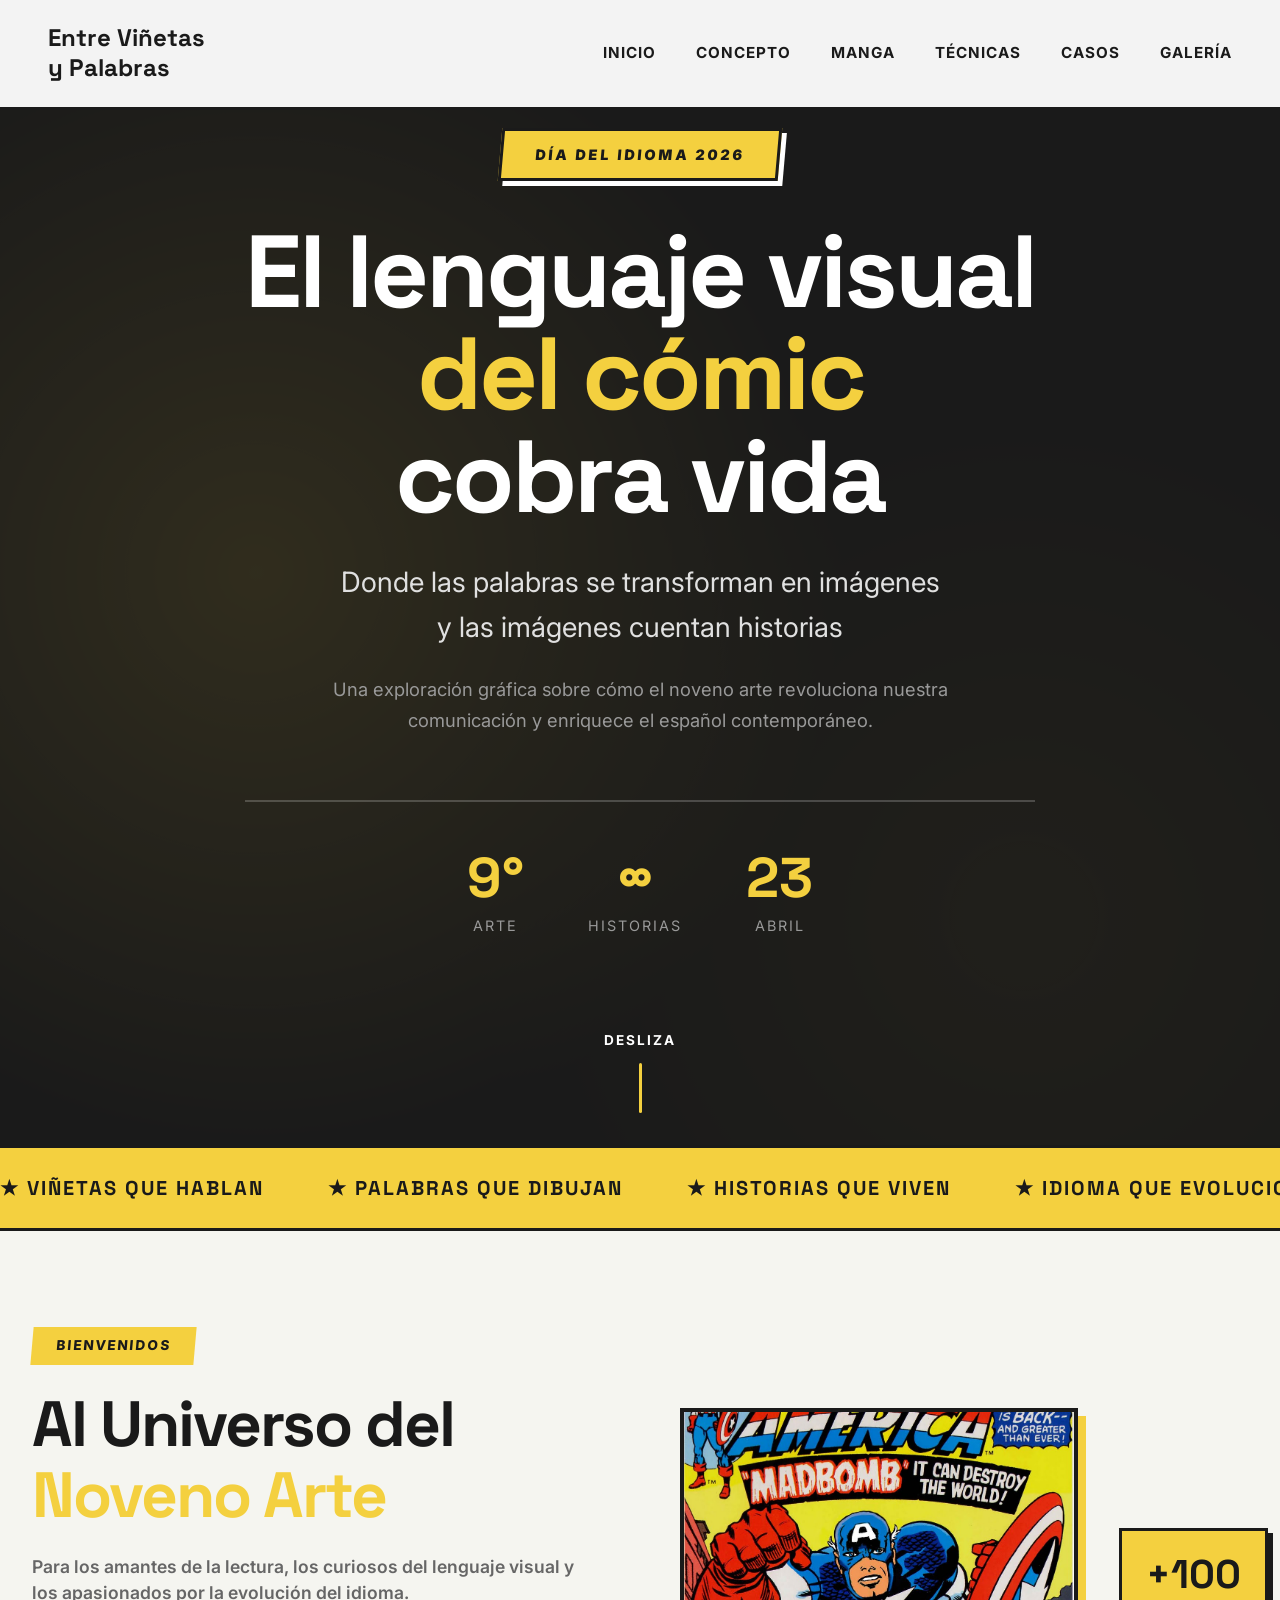
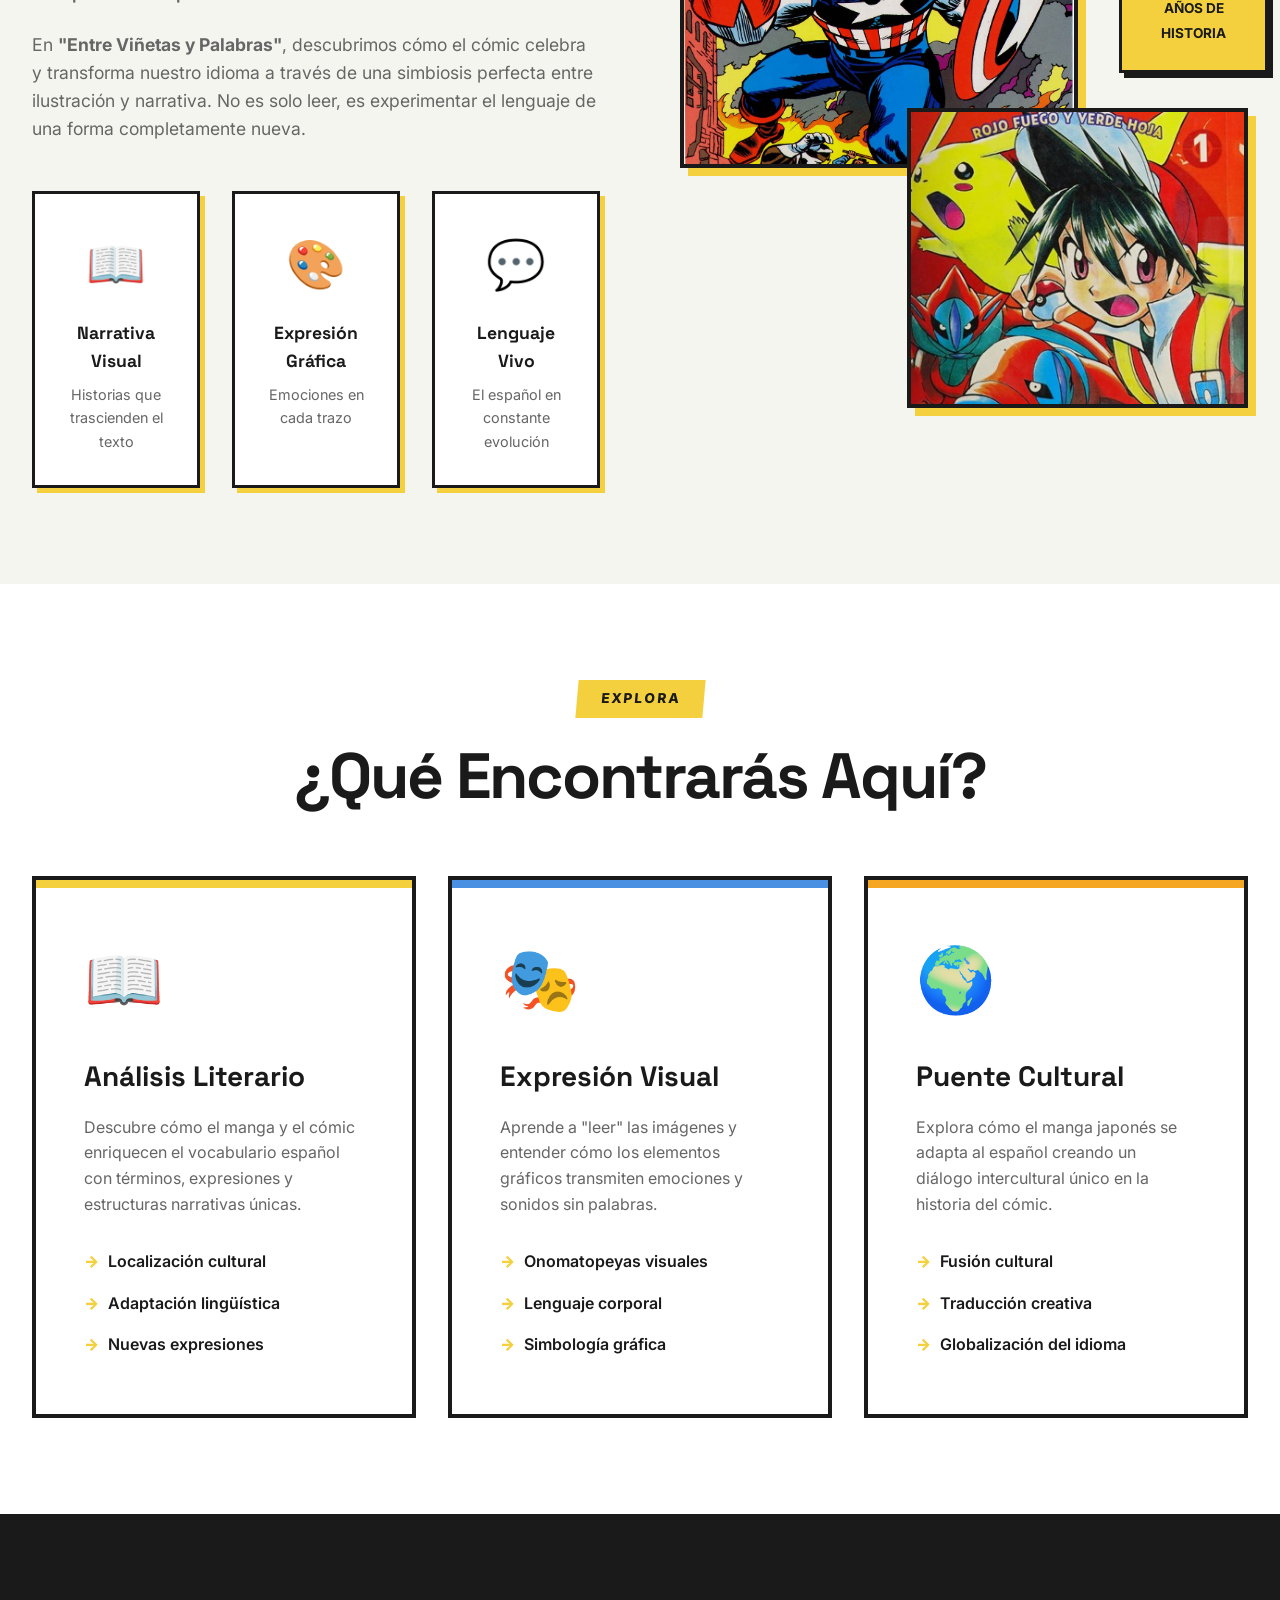
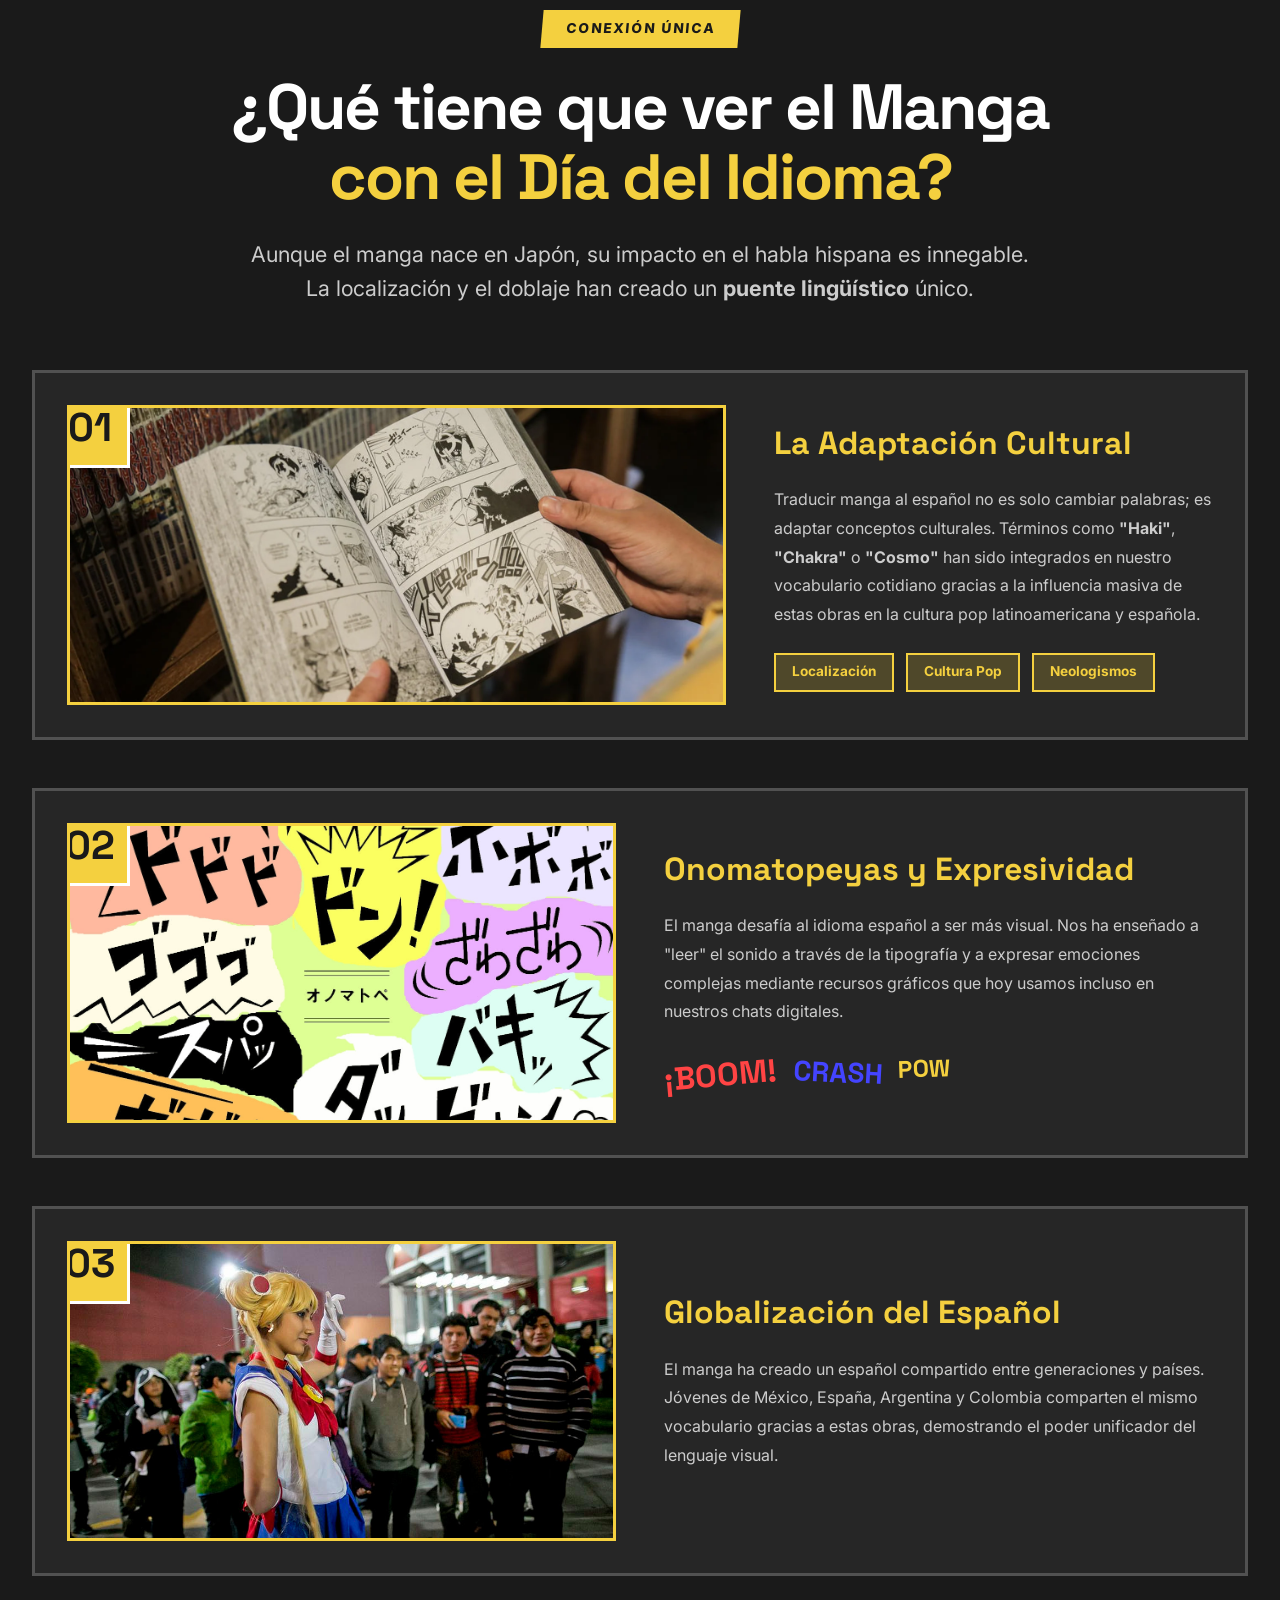
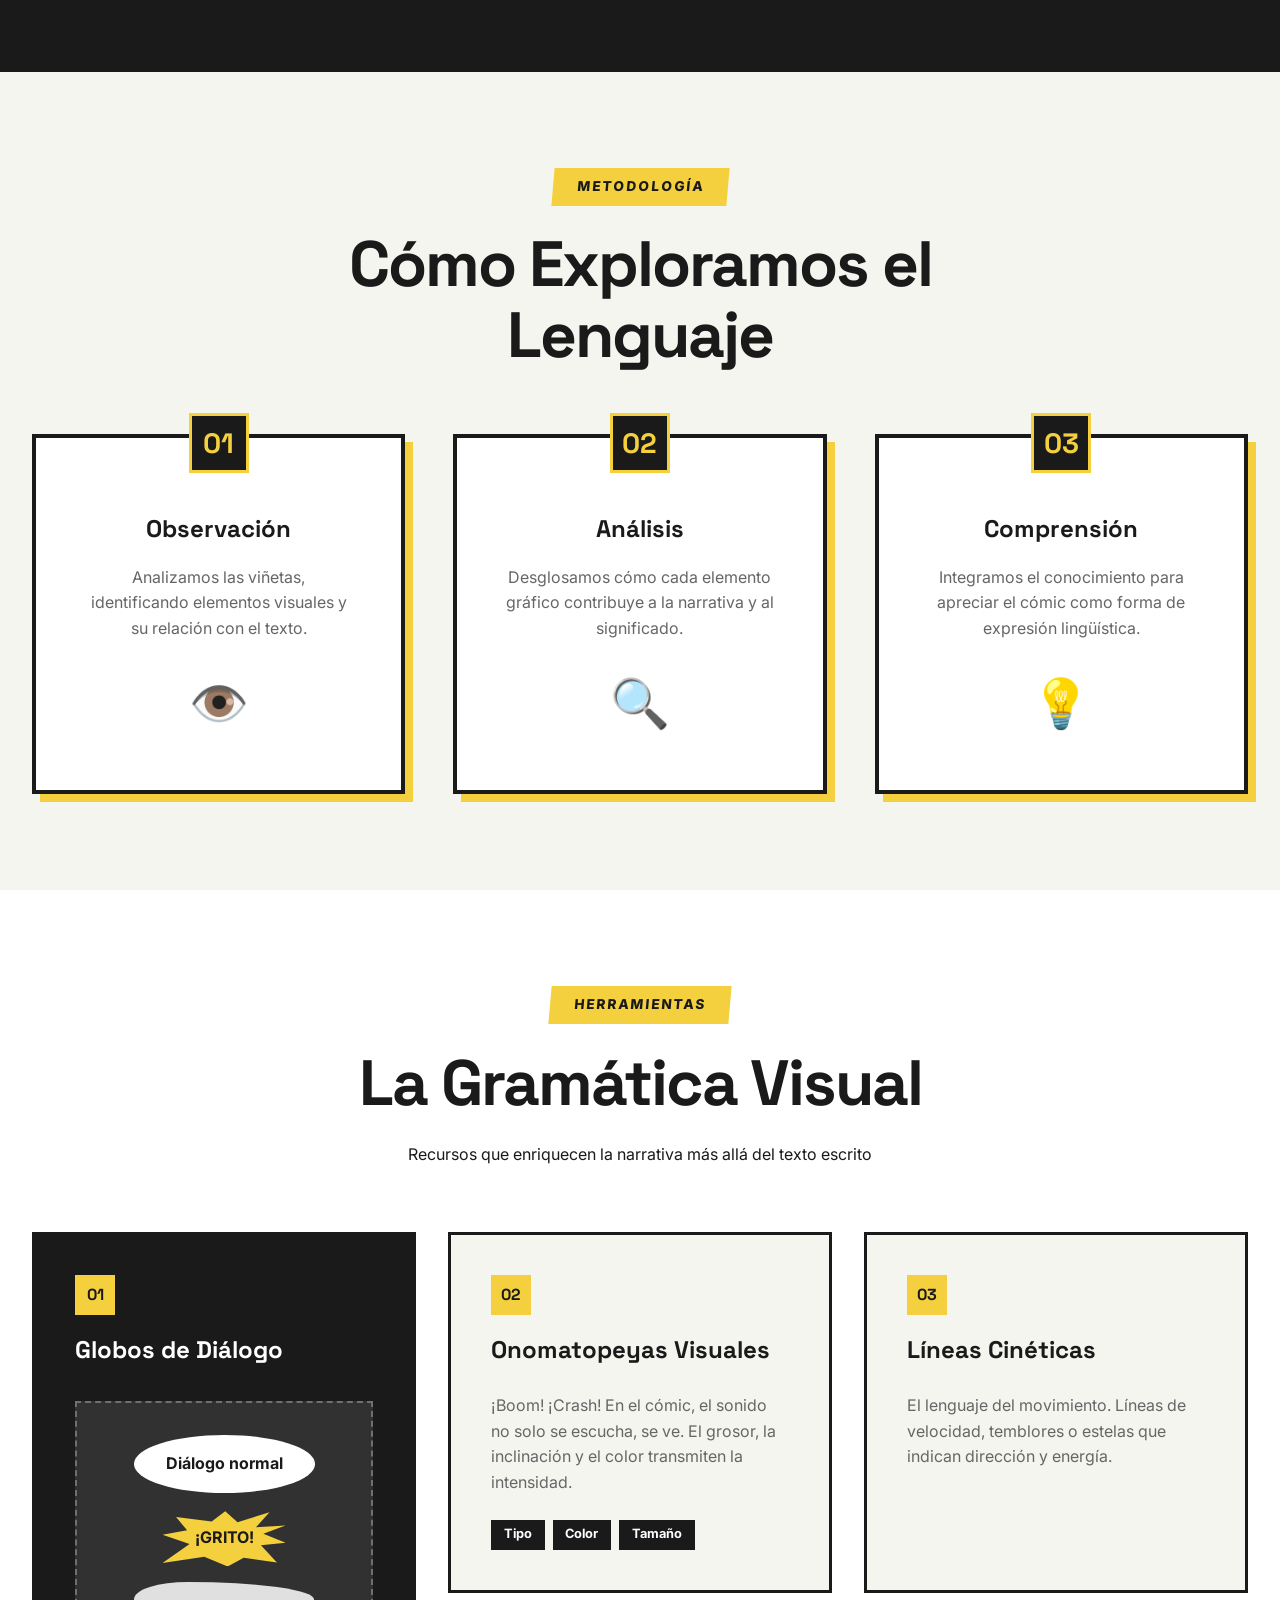
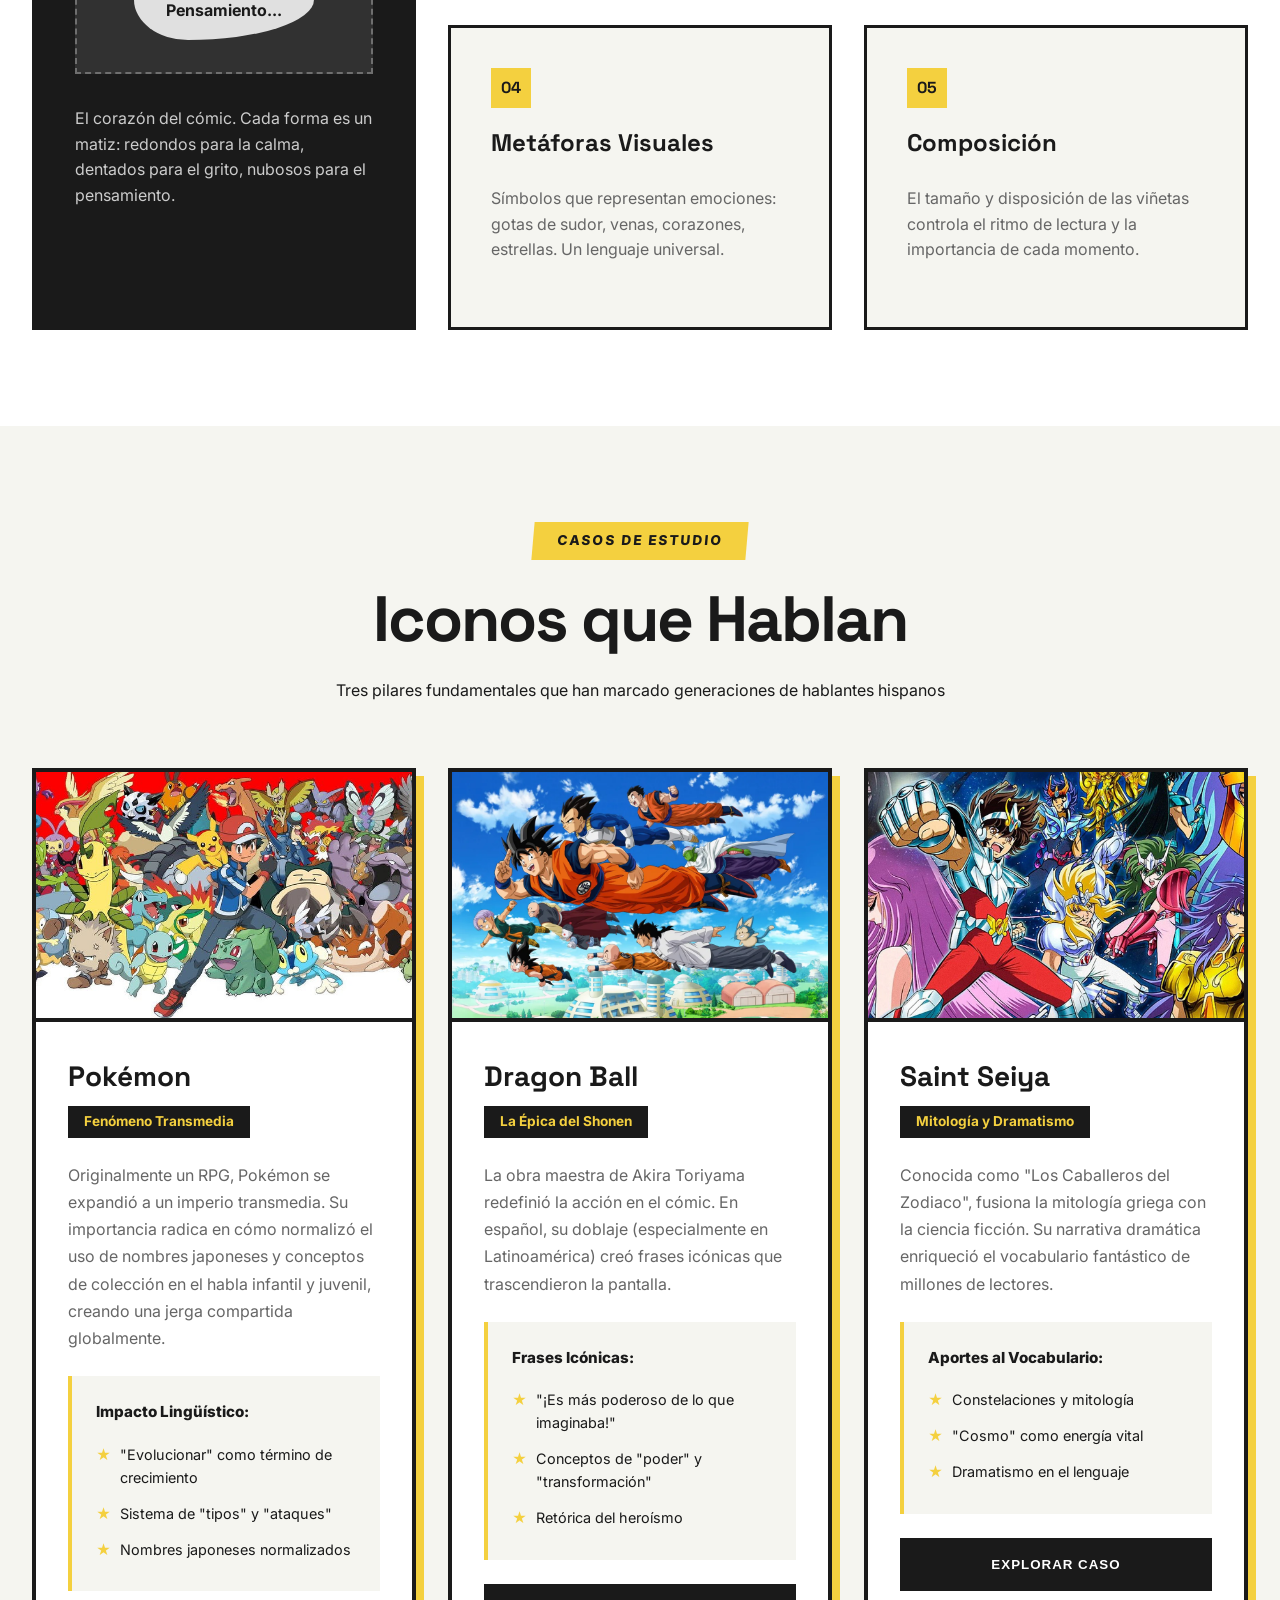
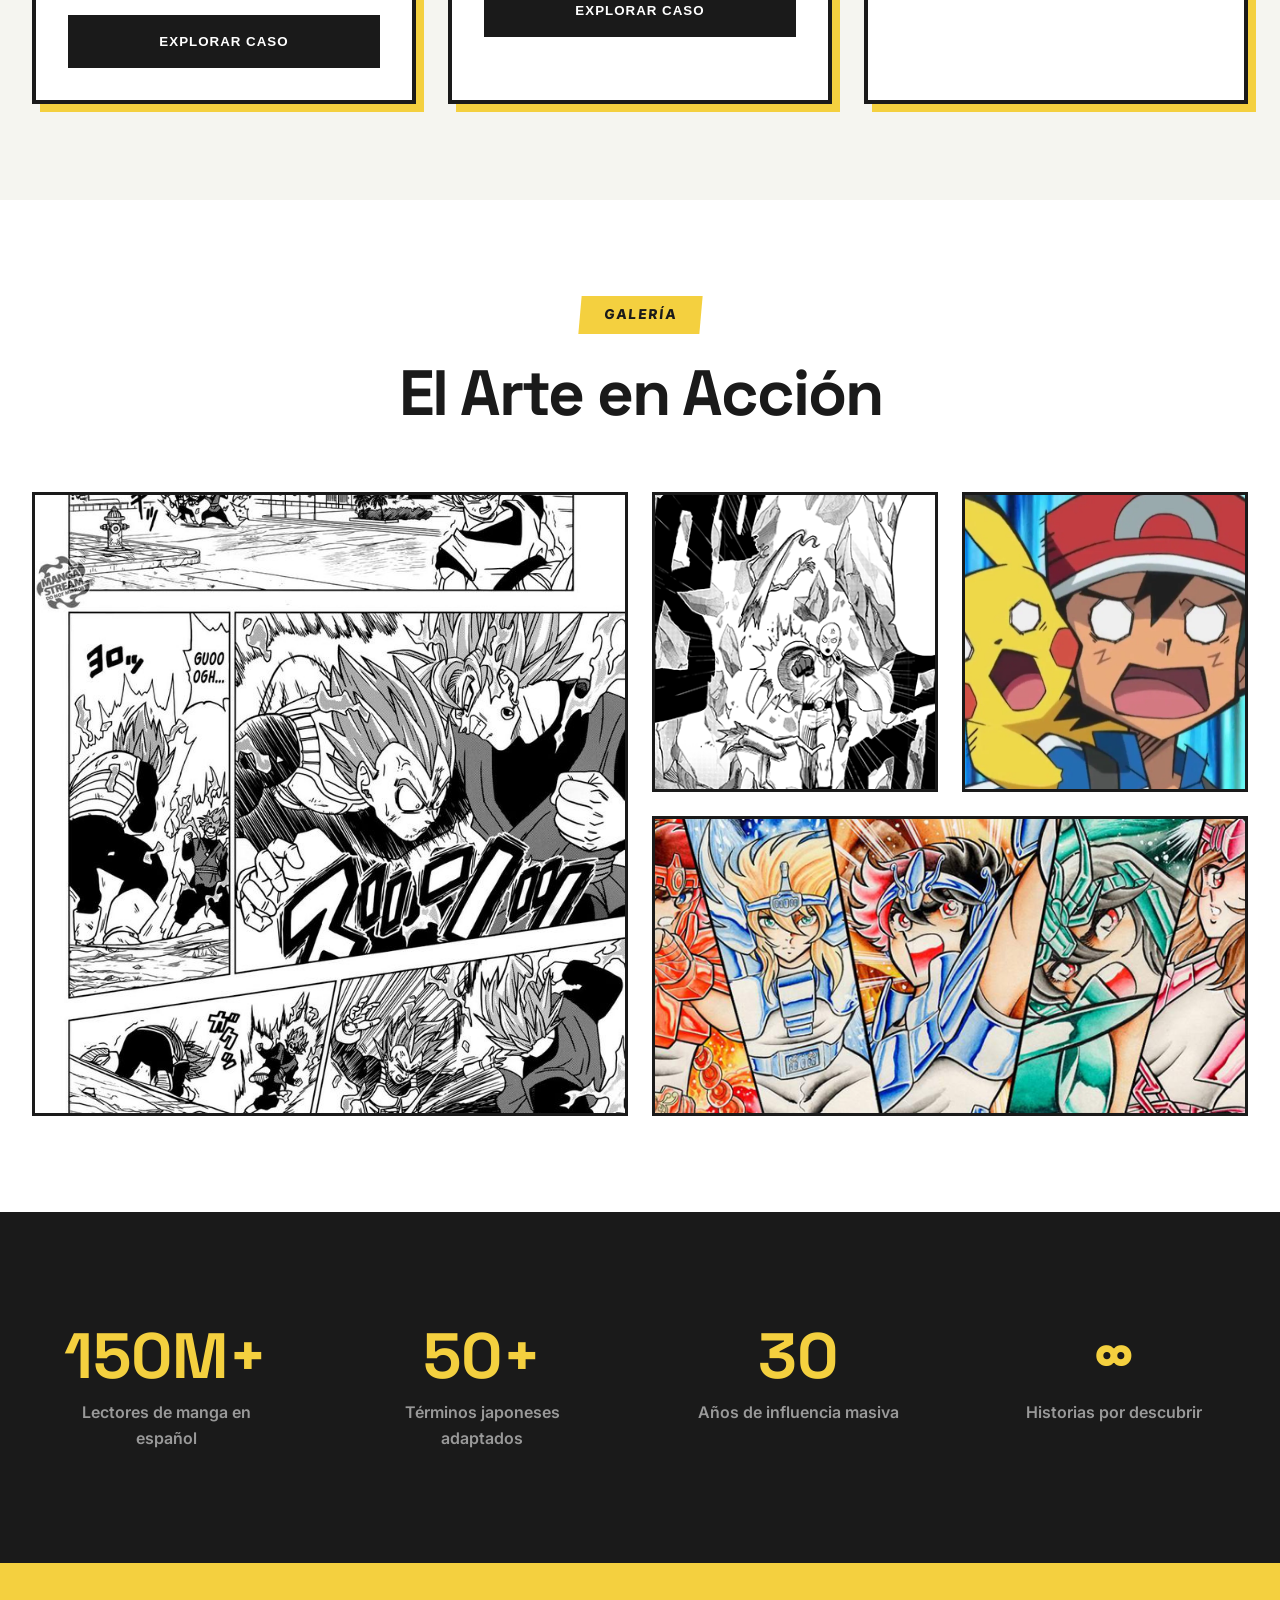
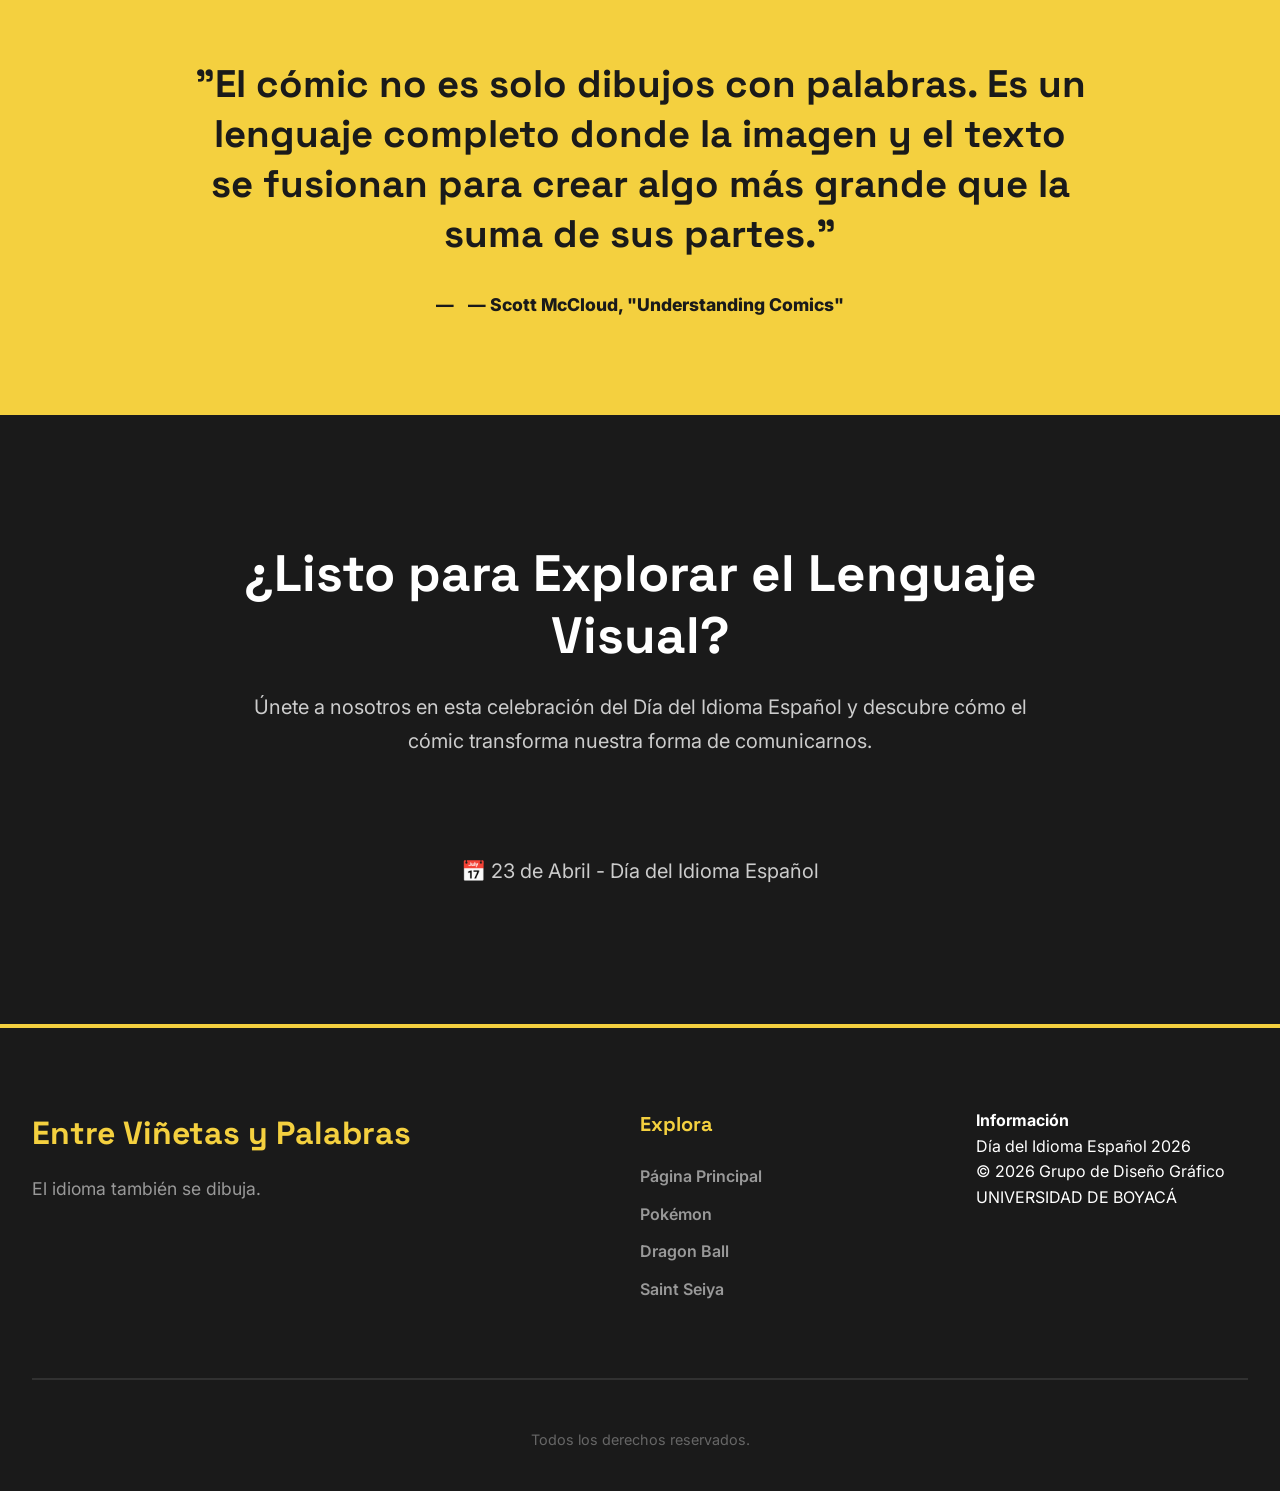
<file: diadelidioma/index.html>
<!DOCTYPE html>
<html lang="es">
<head>
    <meta charset="UTF-8">
    <meta name="viewport" content="width=device-width, initial-scale=1.0">
    <title>Entre Viñetas y Palabras | Día del Idioma</title>
    <link rel="stylesheet" href="./css/style.css">
    <!-- Google Fonts para tipografía bold -->
    <link rel="preconnect" href="https://fonts.googleapis.com">
    <link rel="preconnect" href="https://fonts.gstatic.com" crossorigin>
    <link href="https://fonts.googleapis.com/css2?family=Inter:wght@400;600;800;900&family=Space+Grotesk:wght@700&display=swap" rel="stylesheet">
</head>
<body>

    <!-- Navegación Sticky -->
    <header class="main-header">
        <nav>
            <div class="logo">
                <span class="logo-text">Entre Viñetas<br>y Palabras</span>
            </div>
            <div class="menu">
                <a href="#inicio">Inicio</a>
                <a href="#concepto">Concepto</a>
                <a href="#manga">Manga</a>
                <a href="#tecnicas">Técnicas</a>
                <a href="#casos">Casos</a>
                <a href="#galeria">Galería</a>
            </div>
            <button class="mobile-menu-toggle">☰</button>
        </nav>
    </header>

    <!-- HERO SECTION  -->
    <section id="inicio" class="hero">
        <div class="hero-overlay"></div>
        <div class="hero-content">
            <div class="hero-badge">Día del Idioma 2026</div>
            <h1 class="hero-title">
                El lenguaje visual<br>
                <span class="highlight">del cómic</span>
                cobra vida
            </h1>
            <p class="hero-subtitle">
                Donde las palabras se transforman en imágenes<br>
                y las imágenes cuentan historias
            </p>
            <p class="hero-description">
                Una exploración gráfica sobre cómo el noveno arte revoluciona 
                nuestra comunicación y enriquece el español contemporáneo.
            </p>
            <div class="hero-stats">
                <div class="stat">
                    <span class="stat-number">9°</span>
                    <span class="stat-label">Arte</span>
                </div>
                <div class="stat">
                    <span class="stat-number">∞</span>
                    <span class="stat-label">Historias</span>
                </div>
                <div class="stat">
                    <span class="stat-number">23</span>
                    <span class="stat-label">Abril</span>
                </div>
            </div>
        </div>
        <div class="hero-scroll-indicator">
            <span>Desliza</span>
            <div class="scroll-line"></div>
        </div>
    </section>

    <!-- MARQUEE/BANNER ANIMADO -->
    <div class="marquee-container">
        <div class="marquee">
            <span>★ VIÑETAS QUE HABLAN</span>
            <span>★ PALABRAS QUE DIBUJAN</span>
            <span>★ HISTORIAS QUE VIVEN</span>
            <span>★ IDIOMA QUE EVOLUCIONA</span>
            <span>★ VIÑETAS QUE HABLAN</span>
            <span>★ PALABRAS QUE DIBUJAN</span>
            <span>★ HISTORIAS QUE VIVEN</span>
            <span>★ IDIOMA QUE EVOLUCIONA</span>
        </div>
    </div>

    <!-- SECCIÓN CONCEPTO - Mejorado -->
    <section id="concepto" class="section-concept">
        <div class="container">
            <div class="section-grid">
                <div class="section-text">
                    <div class="section-tag">BIENVENIDOS</div>
                    <h2 class="section-title">
                        Al Universo del<br>
                        <span class="text-highlight">Noveno Arte</span>
                    </h2>
                    <p class="lead">
                        Para los amantes de la lectura, los curiosos del lenguaje visual 
                        y los apasionados por la evolución del idioma.
                    </p>
                    <p>
                        En <strong>"Entre Viñetas y Palabras"</strong>, descubrimos cómo el cómic 
                        celebra y transforma nuestro idioma a través de una simbiosis perfecta 
                        entre ilustración y narrativa. No es solo leer, es experimentar el 
                        lenguaje de una forma completamente nueva.
                    </p>
                    <div class="concept-features">
                        <div class="feature">
                            <div class="feature-icon">📖</div>
                            <h4>Narrativa Visual</h4>
                            <p>Historias que trascienden el texto</p>
                        </div>
                        <div class="feature">
                            <div class="feature-icon">🎨</div>
                            <h4>Expresión Gráfica</h4>
                            <p>Emociones en cada trazo</p>
                        </div>
                        <div class="feature">
                            <div class="feature-icon">💬</div>
                            <h4>Lenguaje Vivo</h4>
                            <p>El español en constante evolución</p>
                        </div>
                    </div>
                </div>
                <div class="section-visual">
                    <div class="visual-card card-1">
                        <img src="./img/comicclasico.jpg" alt="Cómic clásico">
                    </div>
                    <div class="visual-card card-2">
                        <img src="./img/mangamoderno.jpg" alt="Manga moderno">
                    </div>
                    <div class="floating-badge">
                        <span>+100</span>
                        <small>Años de<br>historia</small>
                    </div>
                </div>
            </div>
        </div>
    </section>

    <!-- SECCIÓN SERVICIOS/QUÉ OFRECEMOS (Basado en la referencia) -->
    <section class="section-services">
        <div class="container">
            <div class="section-header-center">
                <div class="section-tag">EXPLORA</div>
                <h2 class="section-title">¿Qué Encontrarás Aquí?</h2>
            </div>
            
            <div class="services-grid">
                <div class="service-card color-yellow">
                    <div class="service-icon">📖</div>
                    <h3>Análisis Literario</h3>
                    <p>Descubre cómo el manga y el cómic enriquecen el vocabulario español con términos, expresiones y estructuras narrativas únicas.</p>
                    <ul class="service-list">
                        <li>Localización cultural</li>
                        <li>Adaptación lingüística</li>
                        <li>Nuevas expresiones</li>
                    </ul>
                </div>

                <div class="service-card color-blue">
                    <div class="service-icon">🎭</div>
                    <h3>Expresión Visual</h3>
                    <p>Aprende a "leer" las imágenes y entender cómo los elementos gráficos transmiten emociones y sonidos sin palabras.</p>
                    <ul class="service-list">
                        <li>Onomatopeyas visuales</li>
                        <li>Lenguaje corporal</li>
                        <li>Simbología gráfica</li>
                    </ul>
                </div>

                <div class="service-card color-orange">
                    <div class="service-icon">🌍</div>
                    <h3>Puente Cultural</h3>
                    <p>Explora cómo el manga japonés se adapta al español creando un diálogo intercultural único en la historia del cómic.</p>
                    <ul class="service-list">
                        <li>Fusión cultural</li>
                        <li>Traducción creativa</li>
                        <li>Globalización del idioma</li>
                    </ul>
                </div>
            </div>
        </div>
    </section>

    <!-- SECCIÓN CONEXIÓN MANGA - Ampliada -->
    <section id="manga" class="section-manga">
        <div class="container">
            <div class="manga-header">
                <div class="section-tag">CONEXIÓN ÚNICA</div>
                <h2 class="section-title">
                    ¿Qué tiene que ver el Manga<br>
                    <span class="text-highlight">con el Día del Idioma?</span>
                </h2>
                <p class="lead-text">
                    Aunque el manga nace en Japón, su impacto en el habla hispana es innegable. 
                    La localización y el doblaje han creado un <strong>puente lingüístico</strong> único.
                </p>
            </div>

            <div class="manga-content-grid">
                <article class="manga-article large">
                    <div class="article-visual">
                        <img src="./img/adaptacioncultural.webp" alt="Adaptación cultural">
                        <div class="article-number">01</div>
                    </div>
                    <div class="article-content">
                        <h3>La Adaptación Cultural</h3>
                        <p>
                            Traducir manga al español no es solo cambiar palabras; es adaptar conceptos culturales. 
                            Términos como <strong>"Haki"</strong>, <strong>"Chakra"</strong> o <strong>"Cosmo"</strong> 
                            han sido integrados en nuestro vocabulario cotidiano gracias a la influencia masiva de 
                            estas obras en la cultura pop latinoamericana y española.
                        </p>
                        <div class="article-tags">
                            <span class="tag">Localización</span>
                            <span class="tag">Cultura Pop</span>
                            <span class="tag">Neologismos</span>
                        </div>
                    </div>
                </article>

                <article class="manga-article">
                    <div class="article-content">
                        <h3>Onomatopeyas y Expresividad</h3>
                        <p>
                            El manga desafía al idioma español a ser más visual. Nos ha enseñado a "leer" el sonido 
                            a través de la tipografía y a expresar emociones complejas mediante recursos gráficos 
                            que hoy usamos incluso en nuestros chats digitales.
                        </p>
                        <div class="onomatopoeia-examples">
                            <span class="ono-boom">¡BOOM!</span>
                            <span class="ono-crash">CRASH</span>
                            <span class="ono-pow">POW</span>
                        </div>
                    </div>
                    <div class="article-visual">
                        <img src="./img/onomatomeyas.jpg" alt="Onomatopeyas">
                        <div class="article-number">02</div>
                    </div>
                </article>

                <article class="manga-article">
                    <div class="article-visual">
                        <img src="./img/globalizacion.jpg" alt="Globalización del idioma">
                        <div class="article-number">03</div>
                    </div>
                    <div class="article-content">
                        <h3>Globalización del Español</h3>
                        <p>
                            El manga ha creado un español compartido entre generaciones y países. Jóvenes de México, 
                            España, Argentina y Colombia comparten el mismo vocabulario gracias a estas obras, 
                            demostrando el poder unificador del lenguaje visual.
                        </p>
                    </div>
                </article>
            </div>
        </div>
    </section>

    <!-- SECCIÓN PROCESO/METODOLOGÍA (Basado en "What to Expect") -->
    <section class="section-process">
        <div class="container">
            <div class="section-header-center">
                <div class="section-tag">METODOLOGÍA</div>
                <h2 class="section-title">Cómo Exploramos el Lenguaje</h2>
            </div>

            <div class="process-steps">
                <div class="process-step">
                    <div class="step-number">01</div>
                    <div class="step-content">
                        <h3>Observación</h3>
                        <p>Analizamos las viñetas, identificando elementos visuales y su relación con el texto.</p>
                    </div>
                    <div class="step-icon">👁️</div>
                </div>

                <div class="process-step">
                    <div class="step-number">02</div>
                    <div class="step-content">
                        <h3>Análisis</h3>
                        <p>Desglosamos cómo cada elemento gráfico contribuye a la narrativa y al significado.</p>
                    </div>
                    <div class="step-icon">🔍</div>
                </div>

                <div class="process-step">
                    <div class="step-number">03</div>
                    <div class="step-content">
                        <h3>Comprensión</h3>
                        <p>Integramos el conocimiento para apreciar el cómic como forma de expresión lingüística.</p>
                    </div>
                    <div class="step-icon">💡</div>
                </div>
            </div>
        </div>
    </section>

    <!-- SECCIÓN TÉCNICAS - Mejorado -->
    <section id="tecnicas" class="section-techniques">
        <div class="container">
            <div class="section-header-center">
                <div class="section-tag">HERRAMIENTAS</div>
                <h2 class="section-title">La Gramática Visual</h2>
                <p>Recursos que enriquecen la narrativa más allá del texto escrito</p>
            </div>

            <div class="techniques-showcase">
                <div class="technique-card featured">
                    <div class="technique-header">
                        <span class="technique-number">01</span>
                        <h3>Globos de Diálogo</h3>
                    </div>
                    <div class="technique-visual">
                        <div class="balloon-demo">
                            <div class="balloon round">Diálogo normal</div>
                            <div class="balloon spiky">¡GRITO!</div>
                            <div class="balloon cloud">Pensamiento...</div>
                        </div>
                    </div>
                    <p>El corazón del cómic. Cada forma es un matiz: redondos para la calma, dentados para el grito, nubosos para el pensamiento.</p>
                </div>

                <div class="technique-card">
                    <div class="technique-header">
                        <span class="technique-number">02</span>
                        <h3>Onomatopeyas Visuales</h3>
                    </div>
                    <p>¡Boom! ¡Crash! En el cómic, el sonido no solo se escucha, se ve. El grosor, la inclinación y el color transmiten la intensidad.</p>
                    <div class="technique-tags">
                        <span>Tipo</span>
                        <span>Color</span>
                        <span>Tamaño</span>
                    </div>
                </div>

                <div class="technique-card">
                    <div class="technique-header">
                        <span class="technique-number">03</span>
                        <h3>Líneas Cinéticas</h3>
                    </div>
                    <p>El lenguaje del movimiento. Líneas de velocidad, temblores o estelas que indican dirección y energía.</p>
                </div>

                <div class="technique-card">
                    <div class="technique-header">
                        <span class="technique-number">04</span>
                        <h3>Metáforas Visuales</h3>
                    </div>
                    <p>Símbolos que representan emociones: gotas de sudor, venas, corazones, estrellas. Un lenguaje universal.</p>
                </div>

                <div class="technique-card">
                    <div class="technique-header">
                        <span class="technique-number">05</span>
                        <h3>Composición</h3>
                    </div>
                    <p>El tamaño y disposición de las viñetas controla el ritmo de lectura y la importancia de cada momento.</p>
                </div>

            </div>
        </div>
    </section>

    <!-- SECCIÓN CASOS DE ESTUDIO - Ampliado -->
    <section id="casos" class="section-cases">
        <div class="container">
            <div class="section-header-center">
                <div class="section-tag">CASOS DE ESTUDIO</div>
                <h2 class="section-title">Iconos que Hablan</h2>
                <p>Tres pilares fundamentales que han marcado generaciones de hablantes hispanos</p>
            </div>

            <div class="cases-grid">
                <!-- Pokemon -->
                <article class="case-card case-pokemon">
                    <div class="case-image">
                        <img src="./img/pokemon.jpg" alt="Pokémon">
                        <div class="case-overlay">
                            <span class="case-year">1996 - Presente</span>
                        </div>
                    </div>
                    <div class="case-content">
                        <div class="case-header">
                            <h3>Pokémon</h3>
                            <span class="case-category">Fenómeno Transmedia</span>
                        </div>
                        <p>
                            Originalmente un RPG, Pokémon se expandió a un imperio transmedia. Su importancia radica en cómo 
                            normalizó el uso de nombres japoneses y conceptos de colección en el habla infantil y juvenil, 
                            creando una jerga compartida globalmente.
                        </p>
                        <div class="case-impact">
                            <h4>Impacto Lingüístico:</h4>
                            <ul>
                                <li>"Evolucionar" como término de crecimiento</li>
                                <li>Sistema de "tipos" y "ataques"</li>
                                <li>Nombres japoneses normalizados</li>
                            </ul>
                        </div>
                        <button class="case-btn"><a href="./manga.html #pokemon">Explorar Caso</a></button>
                    </div>
                </article>

                <!-- Dragon Ball -->
                <article class="case-card case-dragonball">
                    <div class="case-image">
                        <img src="./img/dragonball.webp" alt="Dragon Ball">
                        <div class="case-overlay">
                            <span class="case-year">1984 - 1995</span>
                        </div>
                    </div>
                    <div class="case-content">
                        <div class="case-header">
                            <h3>Dragon Ball</h3>
                            <span class="case-category">La Épica del Shonen</span>
                        </div>
                        <p>
                            La obra maestra de Akira Toriyama redefinió la acción en el cómic. En español, su doblaje 
                            (especialmente en Latinoamérica) creó frases icónicas que trascendieron la pantalla.
                        </p>
                        <div class="case-impact">
                            <h4>Frases Icónicas:</h4>
                            <ul>
                                <li>"¡Es más poderoso de lo que imaginaba!"</li>
                                <li>Conceptos de "poder" y "transformación"</li>
                                <li>Retórica del heroísmo</li>
                            </ul>
                        </div>
                        <button class="case-btn"><a href="./manga.html #dragonball">Explorar Caso</a></button>
                    </div>
                </article>

                <!-- Saint Seiya -->
                <article class="case-card case-saintseiya">
                    <div class="case-image">
                        <img src="./img/caballeros.jpeg" alt="Saint Seiya">
                        <div class="case-overlay">
                            <span class="case-year">1986 - 1990</span>
                        </div>
                    </div>
                    <div class="case-content">
                        <div class="case-header">
                            <h3>Saint Seiya</h3>
                            <span class="case-category">Mitología y Dramatismo</span>
                        </div>
                        <p>
                            Conocida como "Los Caballeros del Zodiaco", fusiona la mitología griega con la ciencia ficción. 
                            Su narrativa dramática enriqueció el vocabulario fantástico de millones de lectores.
                        </p>
                        <div class="case-impact">
                            <h4>Aportes al Vocabulario:</h4>
                            <ul>
                                <li>Constelaciones y mitología</li>
                                <li>"Cosmo" como energía vital</li>
                                <li>Dramatismo en el lenguaje</li>
                            </ul>
                        </div>
                        <button class="case-btn"><a href="./manga.html #saintseiya">Explorar Caso</a></button>
                    </div>
                </article>
            </div>
        </div>
    </section>

    <!-- SECCIÓN GALERÍA/PORTFOLIO -->
    <section id="galeria" class="section-gallery">
        <div class="container">
            <div class="section-header-center">
                <div class="section-tag">GALERÍA</div>
                <h2 class="section-title">El Arte en Acción</h2>
            </div>

            <div class="gallery-grid">
                <div class="gallery-item large">
                    <img src="./img/viñeta.jpg" alt="Ejemplo de viñeta">
                    <div class="gallery-caption">
                        <h4>Composición Dinámica</h4>
                        <p>Uso de diagonales para crear tensión</p>
                    </div>
                </div>
                <div class="gallery-item">
                    <img src="./img/galeriaonomatopeya.png" alt="Onomatopeya">
                    <div class="gallery-caption">
                        <h4>Onomatopeya Expresiva</h4>
                    </div>
                </div>
                <div class="gallery-item">
                    <img src="./img/expresiones.webp" alt="Expresión facial">
                    <div class="gallery-caption">
                        <h4>Expresión Emocional</h4>
                    </div>
                </div>
                <div class="gallery-item wide">
                    <img src="./img/paginacompleta.jpg" alt="Página completa">
                    <div class="gallery-caption">
                        <h4>Página Maestra</h4>
                        <p>Ritmo narrativo visual</p>
                    </div>
                </div>
                </div>
            </div>
        </div>
    </section>

    <!-- SECCIÓN ESTADÍSTICAS/DATOS -->
    <section class="section-stats">
        <div class="container">
            <div class="stats-grid">
                <div class="stat-item">
                    <span class="stat-big">150M+</span>
                    <span class="stat-desc">Lectores de manga en español</span>
                </div>
                <div class="stat-item">
                    <span class="stat-big">50+</span>
                    <span class="stat-desc">Términos japoneses adaptados</span>
                </div>
                <div class="stat-item">
                    <span class="stat-big">30</span>
                    <span class="stat-desc">Años de influencia masiva</span>
                </div>
                <div class="stat-item">
                    <span class="stat-big">∞</span>
                    <span class="stat-desc">Historias por descubrir</span>
                </div>
            </div>
        </div>
    </section>

    <!-- SECCIÓN CITA/IMPACTO -->
    <section class="section-quote">
        <div class="container">
            <blockquote>
                <p>"El cómic no es solo dibujos con palabras. Es un lenguaje completo donde la imagen y el texto se fusionan para crear algo más grande que la suma de sus partes."</p>
                <cite>— Scott McCloud, "Understanding Comics"</cite>
            </blockquote>
        </div>
    </section>

    <!-- SECCIÓN CONTACTO/CTA FINAL -->
    <section id="contacto" class="section-cta">
        <div class="container">
            <div class="cta-content">
                <h2>¿Listo para Explorar el Lenguaje Visual?</h2>
                <p>Únete a nosotros en esta celebración del Día del Idioma Español y descubre cómo el cómic transforma nuestra forma de comunicarnos.</p>
                <div class="cta-buttons">
                </div>
                <div class="cta-extra">
                    <p>📅 23 de Abril - Día del Idioma Español</p>
                </div>
            </div>
        </div>
    </section>

    <!-- Footer Mejorado -->
   <footer class="main-footer">
        <div class="container">
            <div class="footer-grid">
                <div class="footer-brand">
                    <h3>Entre Viñetas y Palabras</h3>
                    <p>El idioma también se dibuja.</p>
                </div>
                <div class="footer-links">
                    <h4>Explora</h4>
                    <ul>
                        <li><a href="index.html">Página Principal</a></li>
                        <li><a href="#pokemon">Pokémon</a></li>
                        <li><a href="#dragonball">Dragon Ball</a></li>
                        <li><a href="#saintseiya">Saint Seiya</a></li>
                    </ul>
                </div>
                <div class="footer-info">
                    <h4>Información</h4>
                    <p>Día del Idioma Español 2026</p>
                    <p>© 2026 Grupo de Diseño Gráfico</p>
                    <p>UNIVERSIDAD DE BOYACÁ</p>
                </div>
            </div>
            <div class="footer-bottom">
                <p class="copyright">Todos los derechos reservados.</p>
            </div>
        </div>
    </footer>

    <!-- JavaScript -->
    <script>
        document.addEventListener('DOMContentLoaded', function() {
            // Scroll indicator
            const scrollIndicator = document.querySelector('.hero-scroll-indicator');
            if (scrollIndicator) {
                scrollIndicator.addEventListener('click', function() {
                    const nextSection = document.querySelector('.marquee-container');
                    if (nextSection) {
                        nextSection.scrollIntoView({ behavior: 'smooth', block: 'start' });
                    }
                });
            }

            // Smooth scroll para links
            document.querySelectorAll('a[href^="#"]').forEach(anchor => {
                anchor.addEventListener('click', function (e) {
                    const href = this.getAttribute('href');
                    if (href !== '#') {
                        e.preventDefault();
                        const target = document.querySelector(href);
                        if (target) {
                            target.scrollIntoView({ behavior: 'smooth', block: 'start' });
                        }
                    }
                });
            });
        });
    </script>

</body>
</html>
</file>
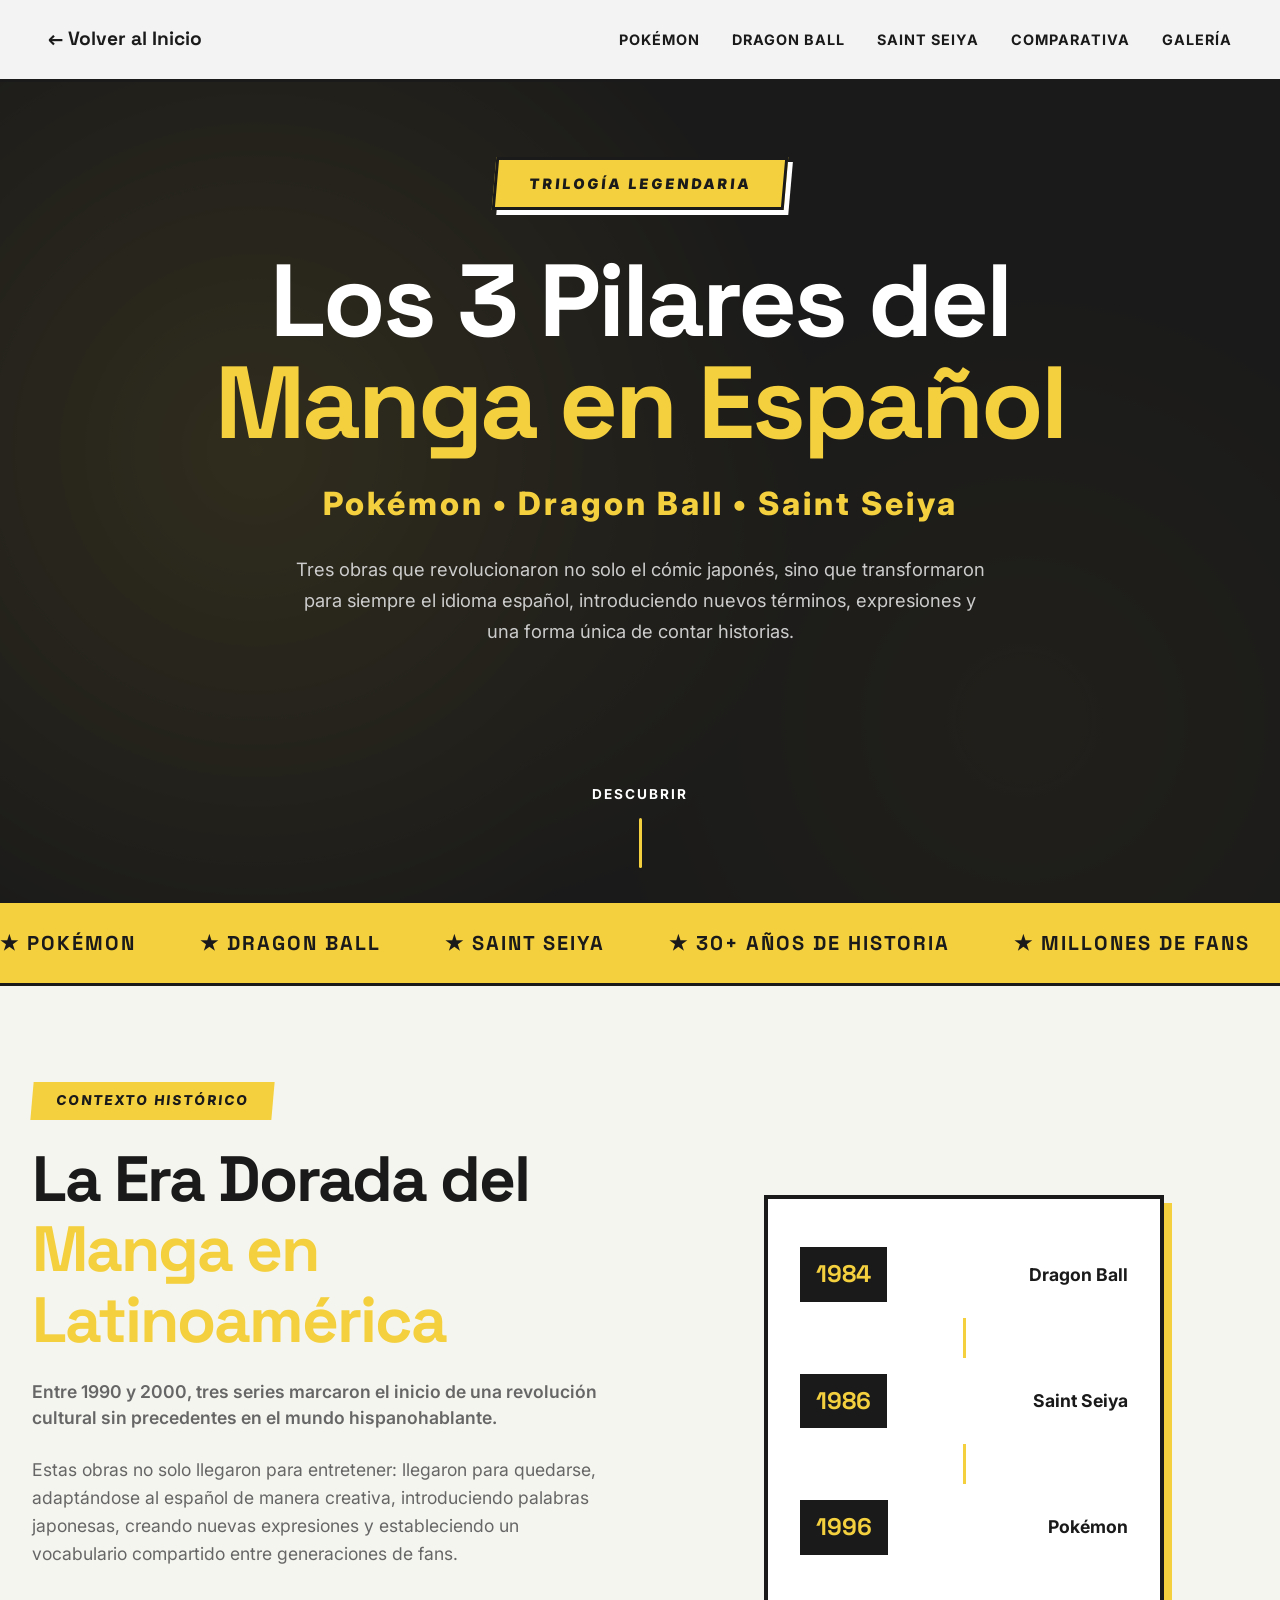
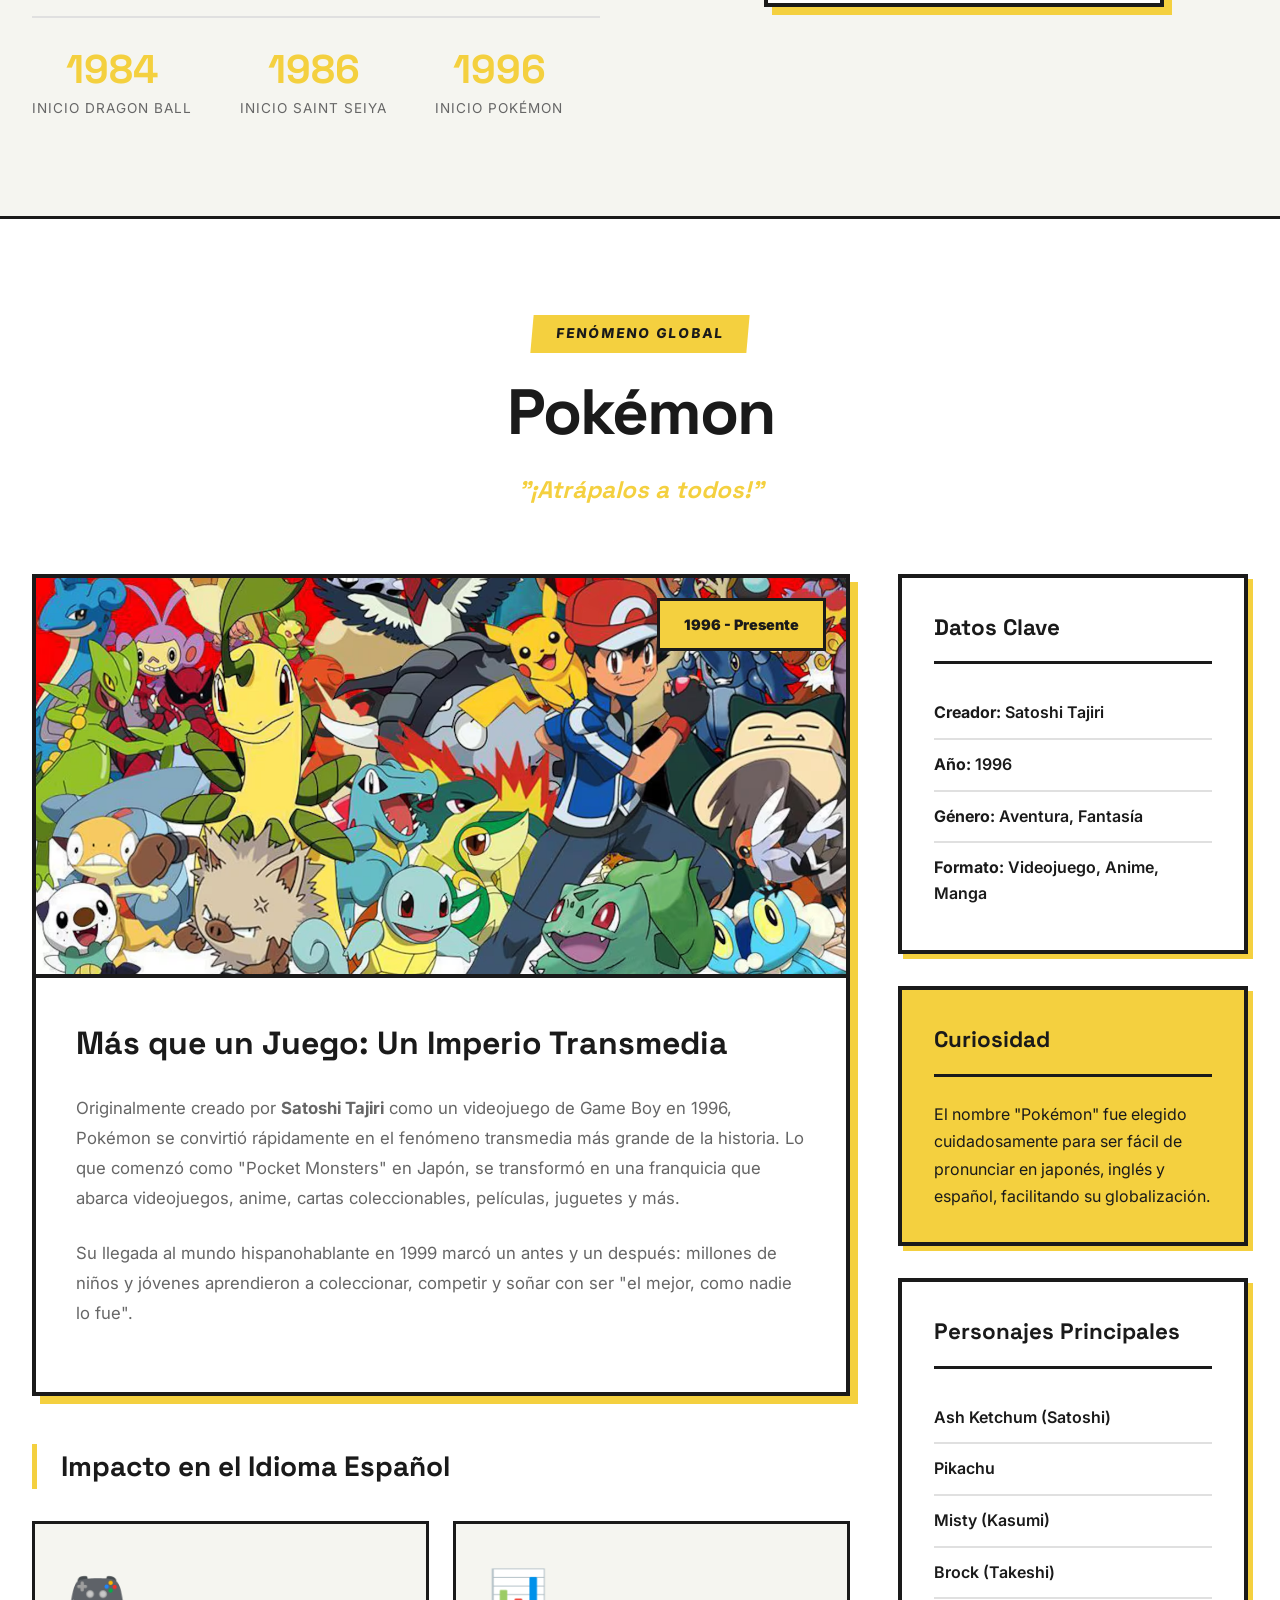
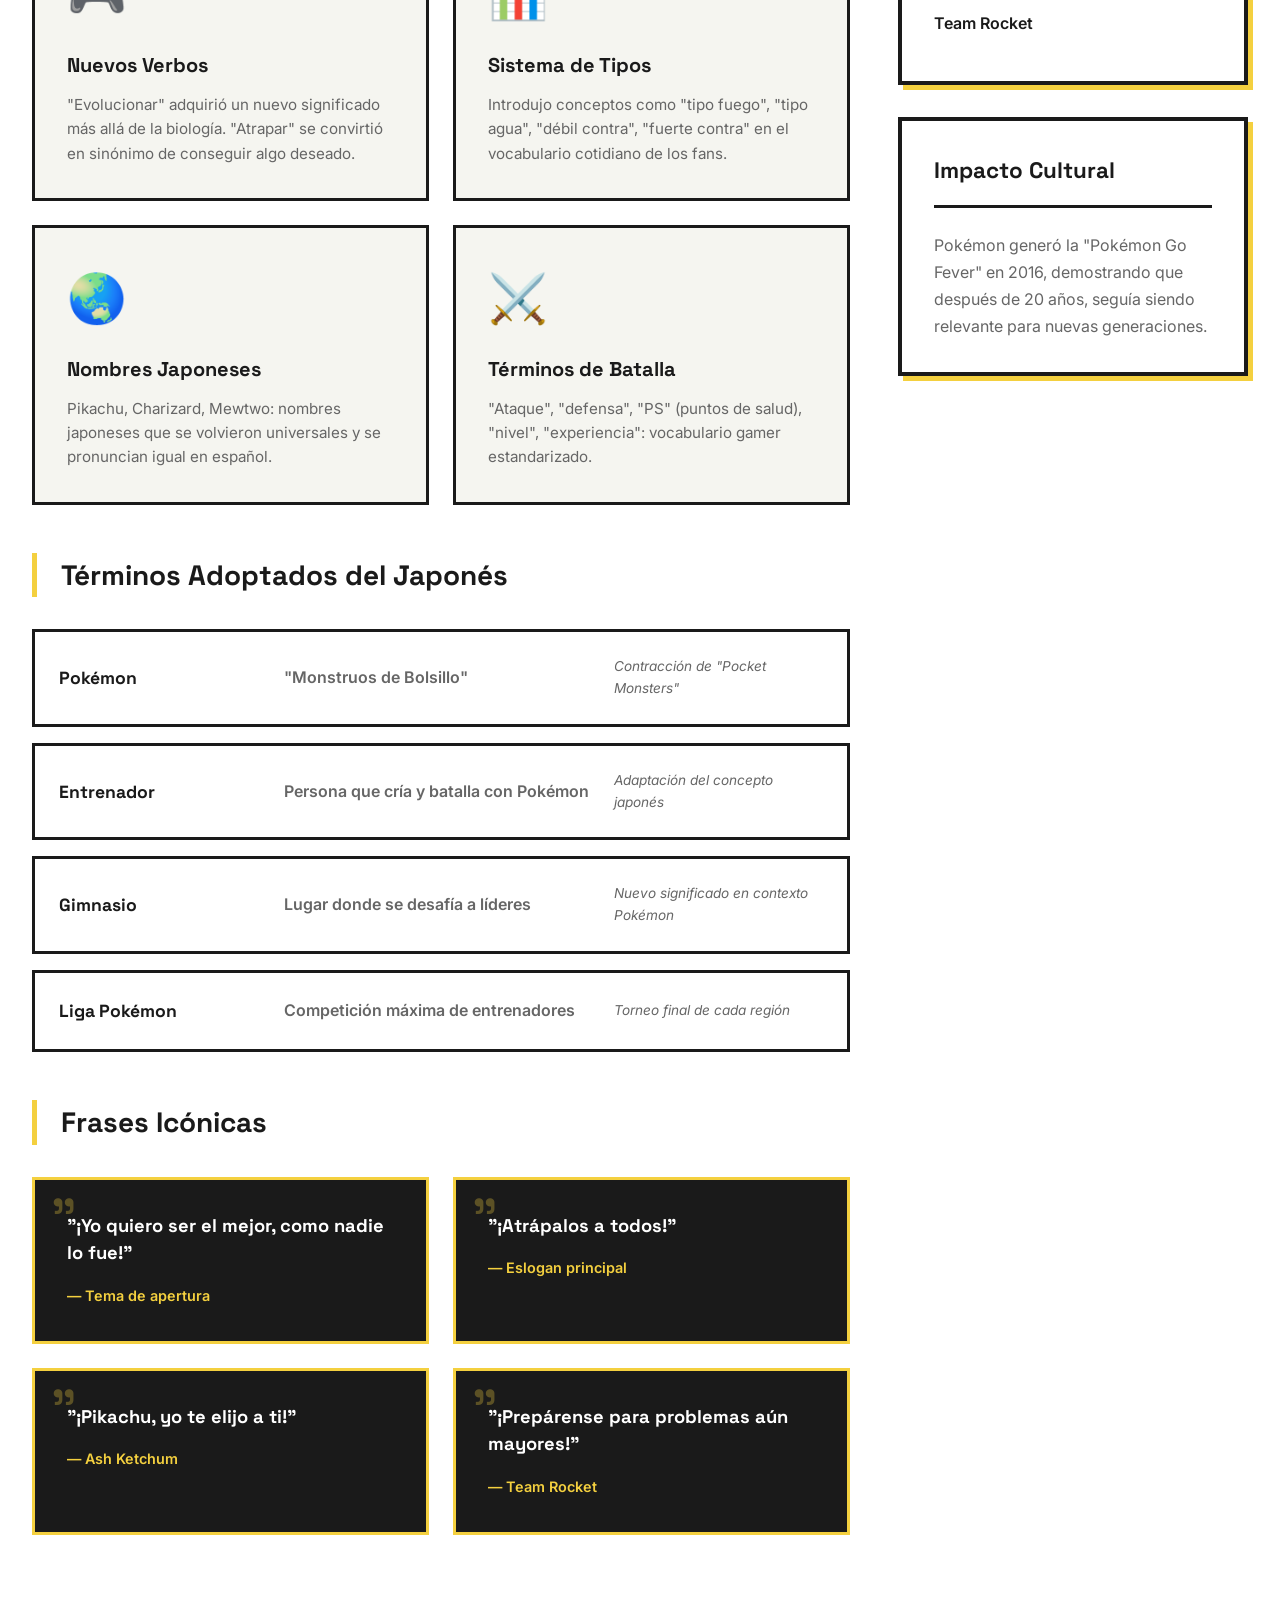
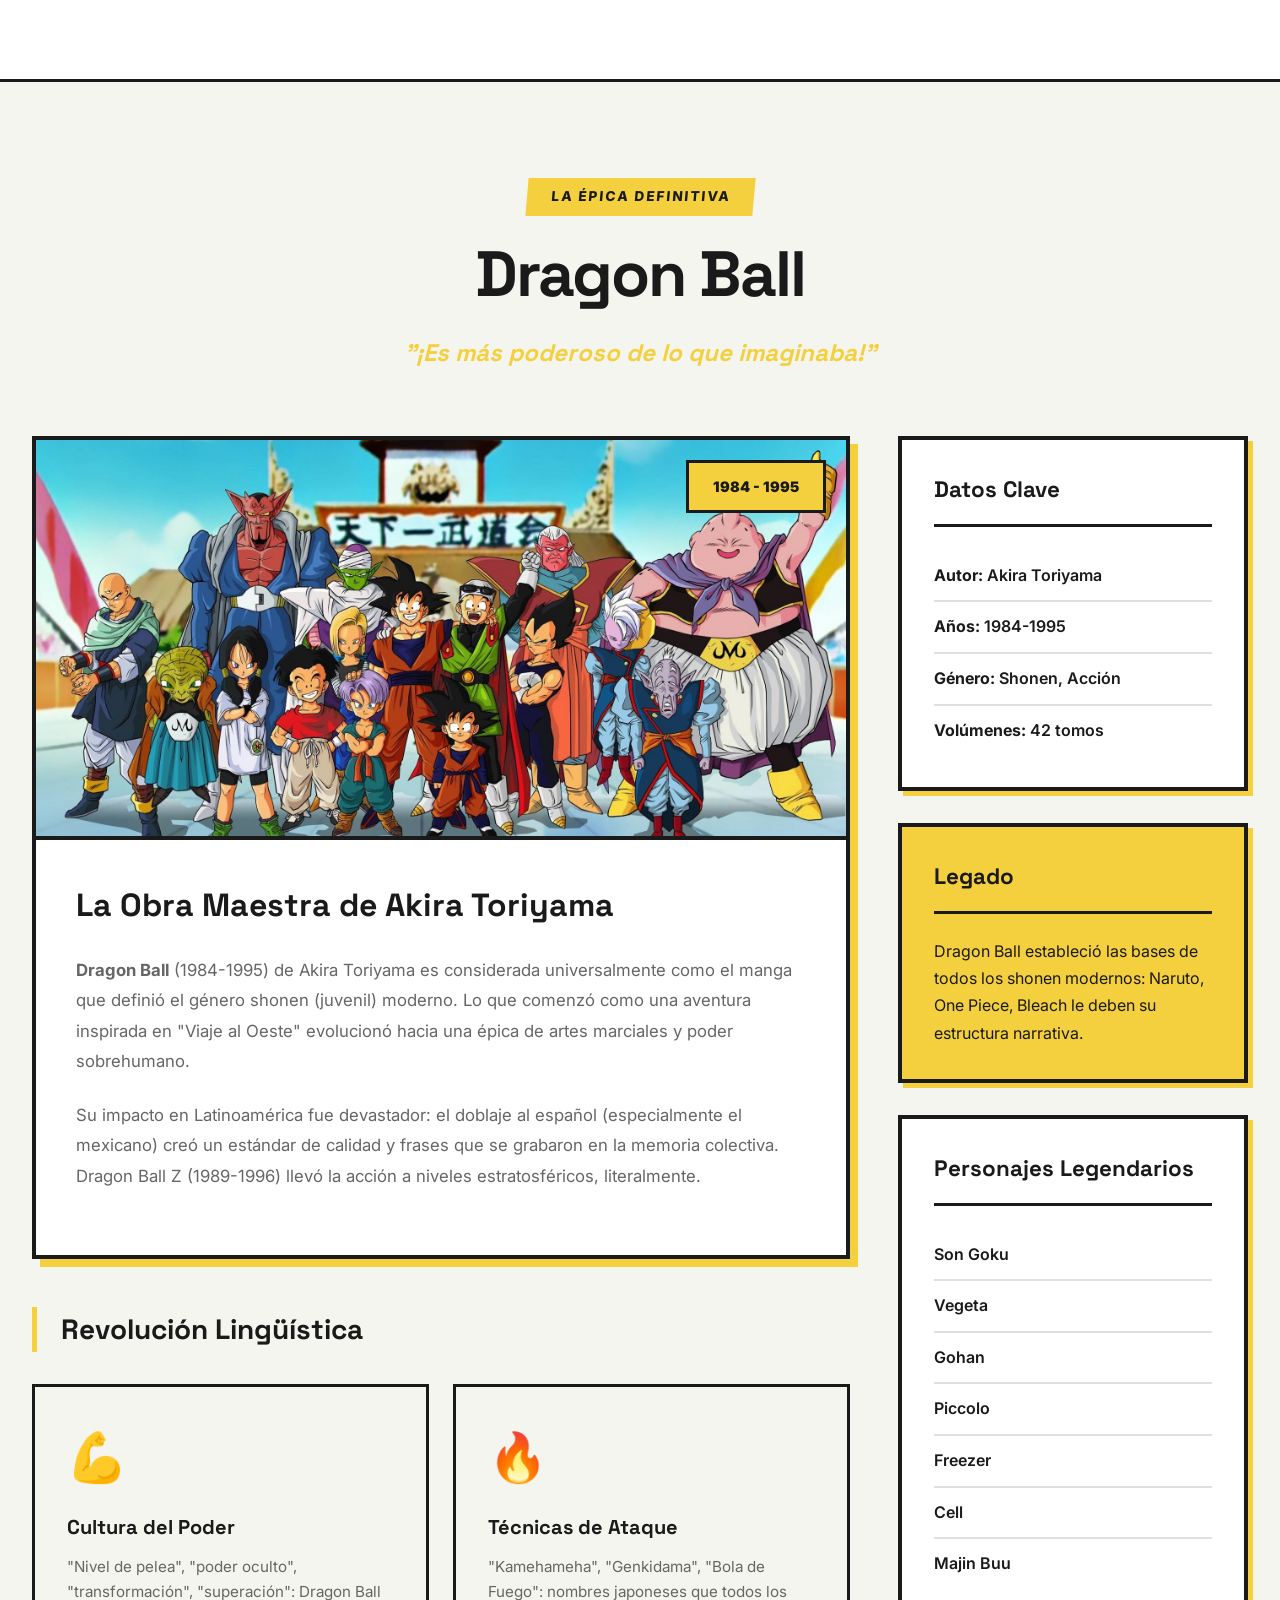
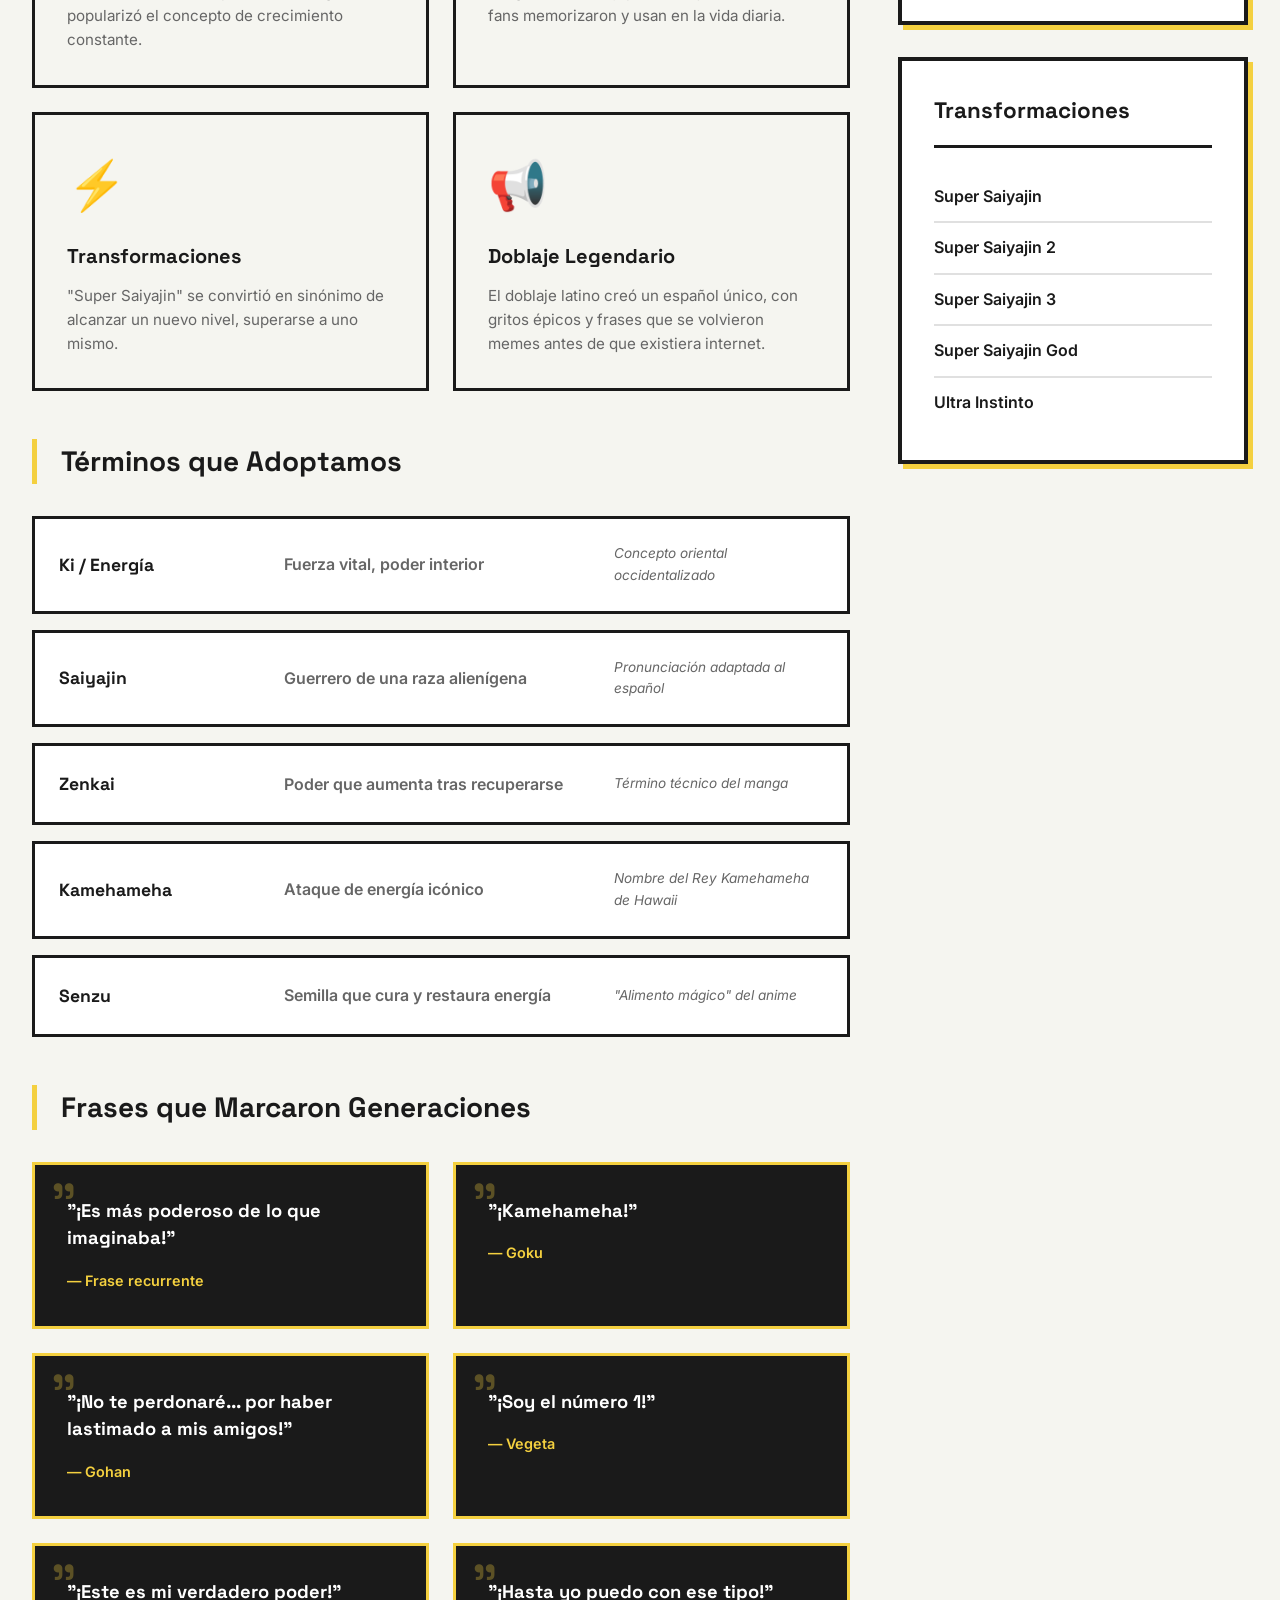
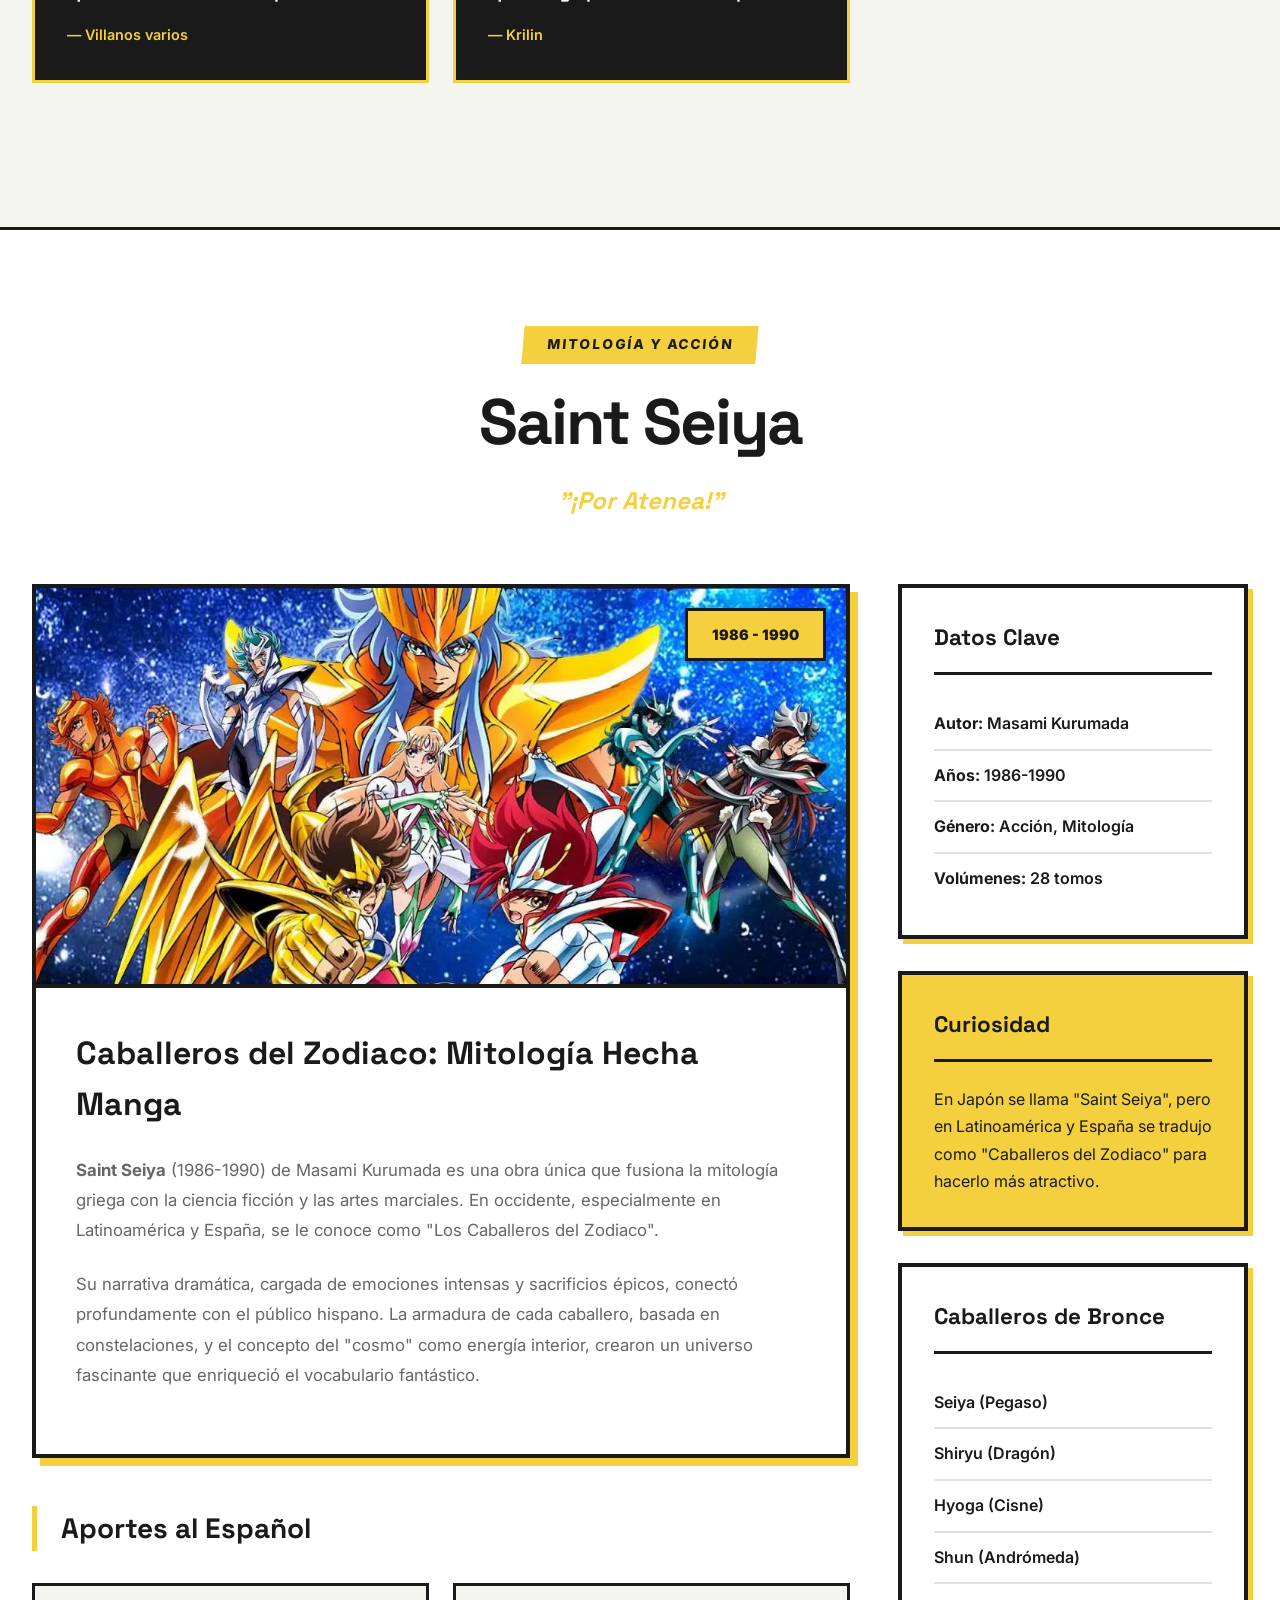
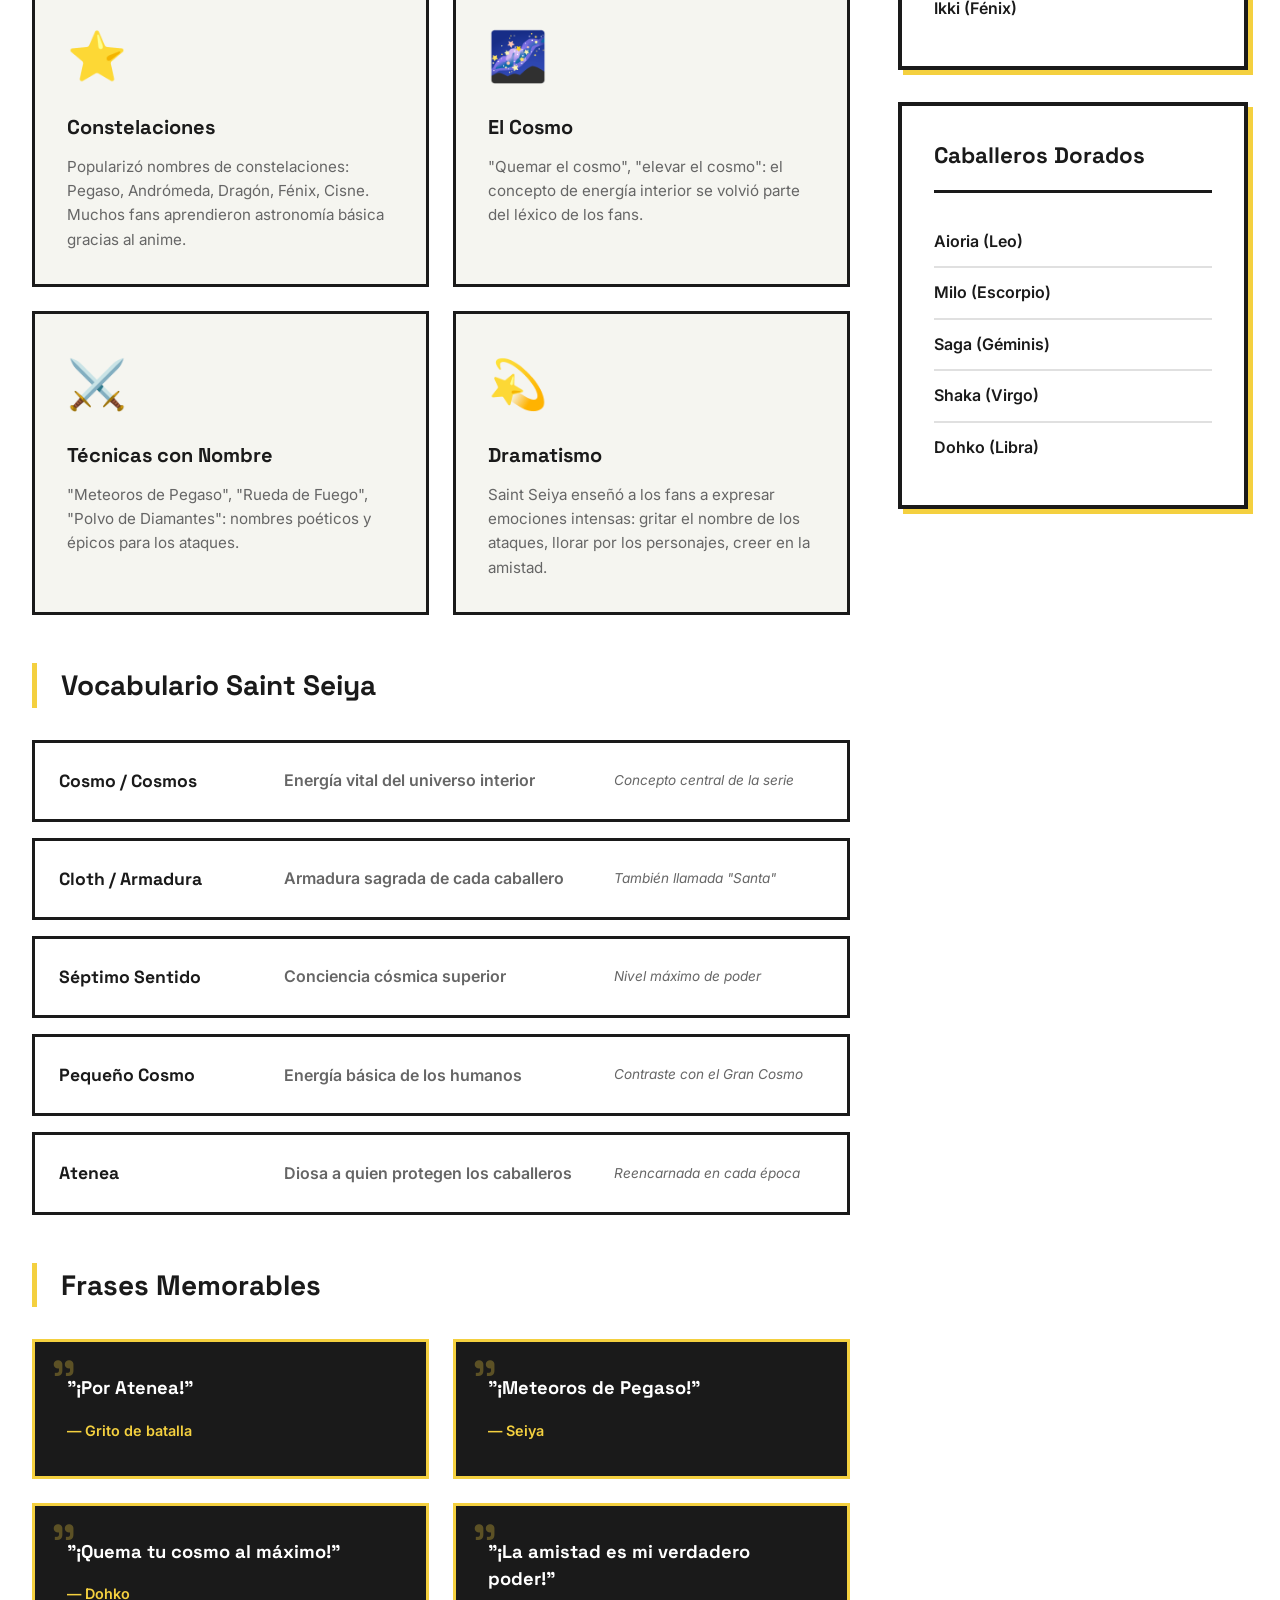
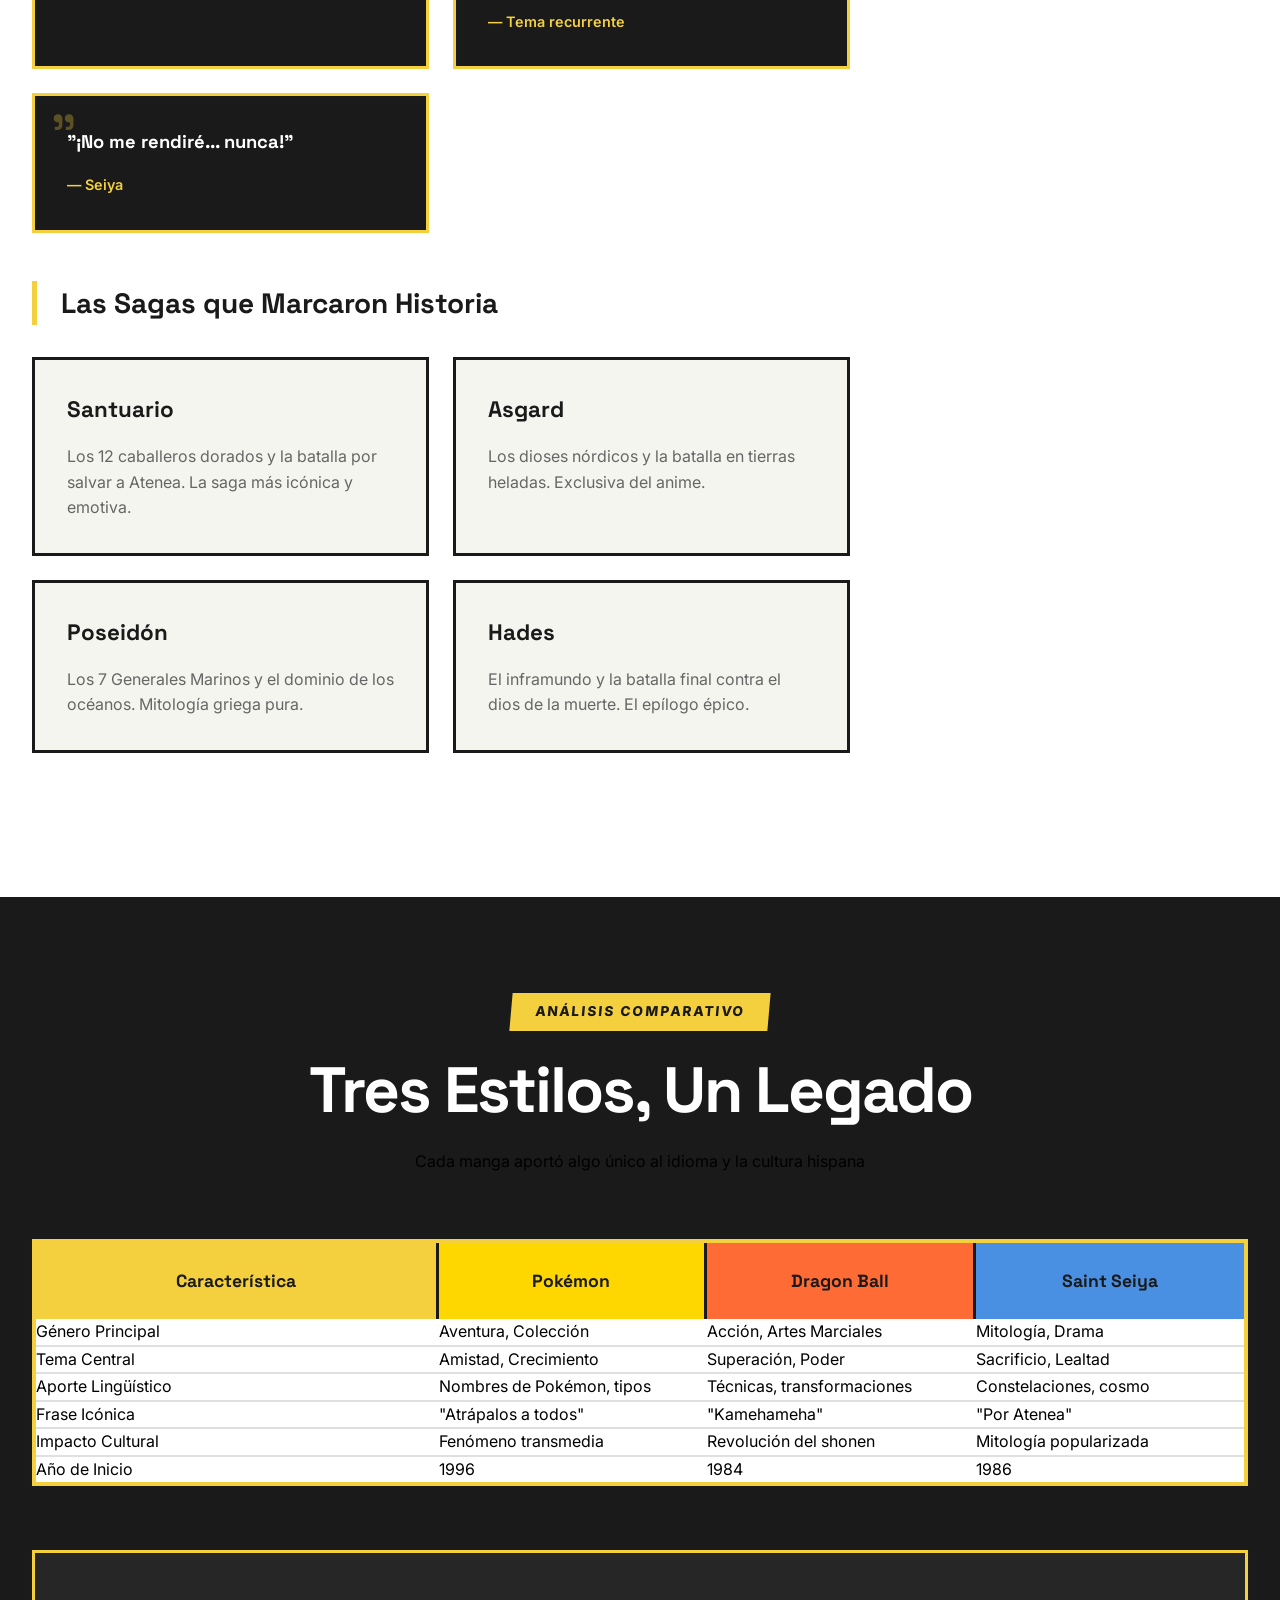
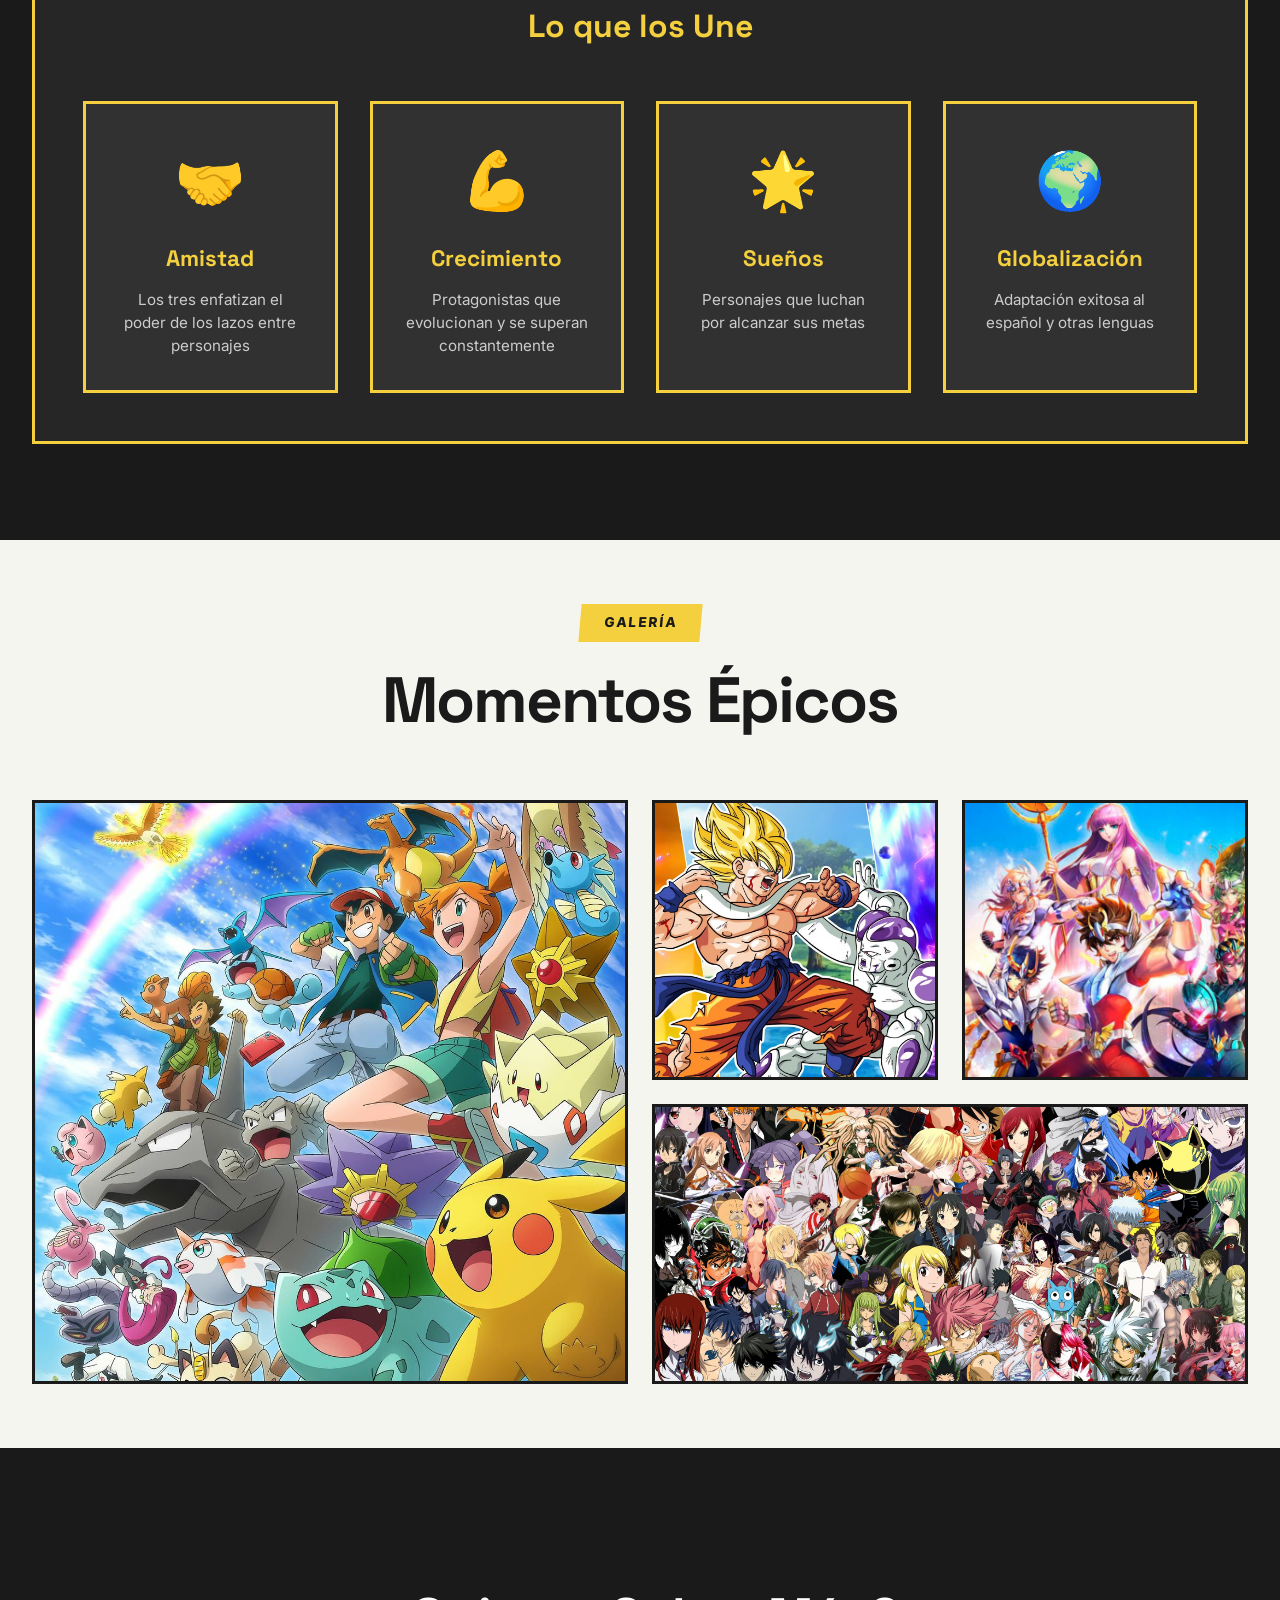
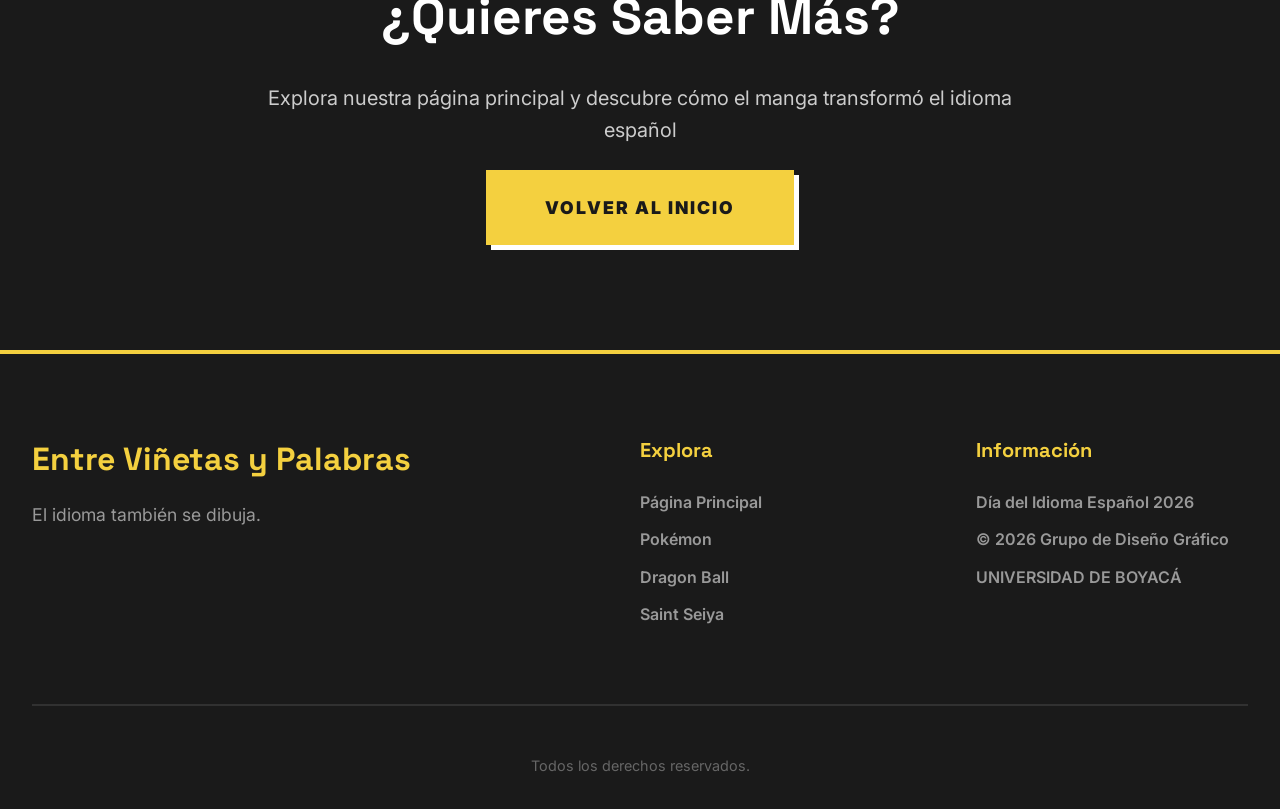
<file: diadelidioma/manga.html>
<!DOCTYPE html>
<html lang="es">
<head>
    <meta charset="UTF-8">
    <meta name="viewport" content="width=device-width, initial-scale=1.0">
    <title>Los 3 Pilares del Manga | Entre Viñetas y Palabras</title>
    <link rel="stylesheet" href="./css/manga.css">
    <link rel="preconnect" href="https://fonts.googleapis.com">
    <link rel="preconnect" href="https://fonts.gstatic.com" crossorigin>
    <link href="https://fonts.googleapis.com/css2?family=Inter:wght@400;600;800;900&family=Space+Grotesk:wght@700&display=swap" rel="stylesheet">
</head>
<body>

    <!-- Navegación -->
    <header class="main-header">
        <nav>
            <div class="logo">
                <a href="index.html" class="logo-text">← Volver al Inicio</a>
            </div>
            <div class="menu">
                <a href="#pokemon">Pokémon</a>
                <a href="#dragonball">Dragon Ball</a>
                <a href="#saintseiya">Saint Seiya</a>
                <a href="#comparativa">Comparativa</a>
                <a href="#galeria">Galería</a>
            </div>
        </nav>
    </header>

    <!-- HERO SECTION -->
    <section class="hero-manga">
        <div class="hero-overlay"></div>
        <div class="hero-content">
            <div class="hero-badge">Trilogía Legendaria</div>
            <h1 class="hero-title">
                Los 3 Pilares del<br>
                <span class="highlight">Manga en Español</span>
            </h1>
            <p class="hero-subtitle">
                Pokémon • Dragon Ball • Saint Seiya
            </p>
            <p class="hero-description">
                Tres obras que revolucionaron no solo el cómic japonés, sino que 
                transformaron para siempre el idioma español, introduciendo nuevos 
                términos, expresiones y una forma única de contar historias.
            </p>
            <div class="hero-cta">
            </div>
        </div>
        <div class="hero-scroll-indicator">
            <span>Descubrir</span>
            <div class="scroll-line"></div>
        </div>
    </section>

    <!-- MARQUEE -->
    <div class="marquee-container">
        <div class="marquee">
            <span>★ POKÉMON</span>
            <span>★ DRAGON BALL</span>
            <span>★ SAINT SEIYA</span>
            <span>★ 30+ AÑOS DE HISTORIA</span>
            <span>★ MILLONES DE FANS</span>
            <span>★ POKÉMON</span>
            <span>★ DRAGON BALL</span>
            <span>★ SAINT SEIYA</span>
        </div>
    </div>

    <!-- INTRODUCCIÓN -->
    <section class="section-intro">
        <div class="container">
            <div class="intro-grid">
                <div class="intro-text">
                    <div class="section-tag">CONTEXTO HISTÓRICO</div>
                    <h2 class="section-title">
                        La Era Dorada del<br>
                        <span class="text-highlight">Manga en Latinoamérica</span>
                    </h2>
                    <p class="lead">
                        Entre 1990 y 2000, tres series marcaron el inicio de una revolución 
                        cultural sin precedentes en el mundo hispanohablante.
                    </p>
                    <p>
                        Estas obras no solo llegaron para entretener: llegaron para quedarse, 
                        adaptándose al español de manera creativa, introduciendo palabras 
                        japonesas, creando nuevas expresiones y estableciendo un vocabulario 
                        compartido entre generaciones de fans.
                    </p>
                    <div class="intro-stats">
                        <div class="intro-stat">
                            <span class="stat-number">1984</span>
                            <span class="stat-label">Inicio Dragon Ball</span>
                        </div>
                        <div class="intro-stat">
                            <span class="stat-number">1986</span>
                            <span class="stat-label">Inicio Saint Seiya</span>
                        </div>
                        <div class="intro-stat">
                            <span class="stat-number">1996</span>
                            <span class="stat-label">Inicio Pokémon</span>
                        </div>
                    </div>
                </div>
                <div class="intro-visual">
                    <div class="timeline">
                        <div class="timeline-item">
                            <div class="timeline-year">1984</div>
                            <div class="timeline-content">Dragon Ball</div>
                        </div>
                        <div class="timeline-line"></div>
                        <div class="timeline-item">
                            <div class="timeline-year">1986</div>
                            <div class="timeline-content">Saint Seiya</div>
                        </div>
                        <div class="timeline-line"></div>
                        <div class="timeline-item">
                            <div class="timeline-year">1996</div>
                            <div class="timeline-content">Pokémon</div>
                        </div>
                    </div>
                </div>
            </div>
        </div>
    </section>

    <!-- POKÉMON -->
    <section id="pokemon" class="section-manga-detail section-pokemon">
        <div class="container">
            <div class="manga-header">
                <div class="section-tag">FENÓMENO GLOBAL</div>
                <h2 class="section-title">Pokémon</h2>
                <p class="manga-subtitle">"¡Atrápalos a todos!"</p>
            </div>

            <div class="manga-content">
                <div class="manga-info-grid">
                    <div class="manga-main-info">
                        <div class="manga-card-large">
                            <div class="manga-image-container">
                                <img src="./img/pokemoon.avif" alt="Pokémon">
                                <div class="manga-year-badge">1996 - Presente</div>
                            </div>
                            <div class="manga-overview">
                                <h3>Más que un Juego: Un Imperio Transmedia</h3>
                                <p>
                                    Originalmente creado por <strong>Satoshi Tajiri</strong> como un videojuego 
                                    de Game Boy en 1996, Pokémon se convirtió rápidamente en el fenómeno 
                                    transmedia más grande de la historia. Lo que comenzó como "Pocket Monsters" 
                                    en Japón, se transformó en una franquicia que abarca videojuegos, anime, 
                                    cartas coleccionables, películas, juguetes y más.
                                </p>
                                <p>
                                    Su llegada al mundo hispanohablante en 1999 marcó un antes y un después: 
                                    millones de niños y jóvenes aprendieron a coleccionar, competir y soñar 
                                    con ser "el mejor, como nadie lo fue".
                                </p>
                            </div>
                        </div>

                        <div class="impact-section">
                            <h3>Impacto en el Idioma Español</h3>
                            <div class="impact-grid">
                                <div class="impact-card">
                                    <div class="impact-icon">🎮</div>
                                    <h4>Nuevos Verbos</h4>
                                    <p>"Evolucionar" adquirió un nuevo significado más allá de la biología. 
                                    "Atrapar" se convirtió en sinónimo de conseguir algo deseado.</p>
                                </div>
                                <div class="impact-card">
                                    <div class="impact-icon">📊</div>
                                    <h4>Sistema de Tipos</h4>
                                    <p>Introdujo conceptos como "tipo fuego", "tipo agua", "débil contra", 
                                    "fuerte contra" en el vocabulario cotidiano de los fans.</p>
                                </div>
                                <div class="impact-card">
                                    <div class="impact-icon">🌏</div>
                                    <h4>Nombres Japoneses</h4>
                                    <p>Pikachu, Charizard, Mewtwo: nombres japoneses que se volvieron 
                                    universales y se pronuncian igual en español.</p>
                                </div>
                                <div class="impact-card">
                                    <div class="impact-icon">⚔️</div>
                                    <h4>Términos de Batalla</h4>
                                    <p>"Ataque", "defensa", "PS" (puntos de salud), "nivel", "experiencia": 
                                    vocabulario gamer estandarizado.</p>
                                </div>
                            </div>
                        </div>

                        <div class="terms-section">
                            <h3>Términos Adoptados del Japonés</h3>
                            <div class="terms-list">
                                <div class="term-item">
                                    <span class="term-japanese">Pokémon</span>
                                    <span class="term-meaning">"Monstruos de Bolsillo"</span>
                                    <span class="term-note">Contracción de "Pocket Monsters"</span>
                                </div>
                                <div class="term-item">
                                    <span class="term-japanese">Entrenador</span>
                                    <span class="term-meaning">Persona que cría y batalla con Pokémon</span>
                                    <span class="term-note">Adaptación del concepto japonés</span>
                                </div>
                                <div class="term-item">
                                    <span class="term-japanese">Gimnasio</span>
                                    <span class="term-meaning">Lugar donde se desafía a líderes</span>
                                    <span class="term-note">Nuevo significado en contexto Pokémon</span>
                                </div>
                                <div class="term-item">
                                    <span class="term-japanese">Liga Pokémon</span>
                                    <span class="term-meaning">Competición máxima de entrenadores</span>
                                    <span class="term-note">Torneo final de cada región</span>
                                </div>
                            </div>
                        </div>

                        <div class="phrases-section">
                            <h3>Frases Icónicas</h3>
                            <div class="phrases-grid">
                                <div class="phrase-card">
                                    <p class="phrase-text">"¡Yo quiero ser el mejor, como nadie lo fue!"</p>
                                    <span class="phrase-author">— Tema de apertura</span>
                                </div>
                                <div class="phrase-card">
                                    <p class="phrase-text">"¡Atrápalos a todos!"</p>
                                    <span class="phrase-author">— Eslogan principal</span>
                                </div>
                                <div class="phrase-card">
                                    <p class="phrase-text">"¡Pikachu, yo te elijo a ti!"</p>
                                    <span class="phrase-author">— Ash Ketchum</span>
                                </div>
                                <div class="phrase-card">
                                    <p class="phrase-text">"¡Prepárense para problemas aún mayores!"</p>
                                    <span class="phrase-author">— Team Rocket</span>
                                </div>
                            </div>
                        </div>
                    </div>

                    <aside class="manga-sidebar">
                        <div class="sidebar-card">
                            <h4>Datos Clave</h4>
                            <ul class="sidebar-list">
                                <li><strong>Creador:</strong> Satoshi Tajiri</li>
                                <li><strong>Año:</strong> 1996</li>
                                <li><strong>Género:</strong> Aventura, Fantasía</li>
                                <li><strong>Formato:</strong> Videojuego, Anime, Manga</li>
                            </ul>
                        </div>

                        <div class="sidebar-card highlight">
                            <h4>Curiosidad</h4>
                            <p>
                                El nombre "Pokémon" fue elegido cuidadosamente para ser fácil 
                                de pronunciar en japonés, inglés y español, facilitando su 
                                globalización.
                            </p>
                        </div>

                        <div class="sidebar-card">
                            <h4>Personajes Principales</h4>
                            <ul class="sidebar-list">
                                <li>Ash Ketchum (Satoshi)</li>
                                <li>Pikachu</li>
                                <li>Misty (Kasumi)</li>
                                <li>Brock (Takeshi)</li>
                                <li>Team Rocket</li>
                            </ul>
                        </div>

                        <div class="sidebar-card">
                            <h4>Impacto Cultural</h4>
                            <p>
                                Pokémon generó la "Pokémon Go Fever" en 2016, demostrando 
                                que después de 20 años, seguía siendo relevante para nuevas 
                                generaciones.
                            </p>
                        </div>
                    </aside>
                </div>
            </div>
        </div>
    </section>

    <!-- DRAGON BALL -->
    <section id="dragonball" class="section-manga-detail section-dragonball">
        <div class="container">
            <div class="manga-header">
                <div class="section-tag">LA ÉPICA DEFINITIVA</div>
                <h2 class="section-title">Dragon Ball</h2>
                <p class="manga-subtitle">"¡Es más poderoso de lo que imaginaba!"</p>
            </div>

            <div class="manga-content">
                <div class="manga-info-grid">
                    <div class="manga-main-info">
                        <div class="manga-card-large">
                            <div class="manga-image-container">
                                <img src="./img/dragon-ball-z.jpg" alt="Dragon Ball">
                                <div class="manga-year-badge">1984 - 1995</div>
                            </div>
                            <div class="manga-overview">
                                <h3>La Obra Maestra de Akira Toriyama</h3>
                                <p>
                                    <strong>Dragon Ball</strong> (1984-1995) de Akira Toriyama es considerada 
                                    universalmente como el manga que definió el género shonen (juvenil) moderno. 
                                    Lo que comenzó como una aventura inspirada en "Viaje al Oeste" evolucionó 
                                    hacia una épica de artes marciales y poder sobrehumano.
                                </p>
                                <p>
                                    Su impacto en Latinoamérica fue devastador: el doblaje al español (especialmente 
                                    el mexicano) creó un estándar de calidad y frases que se grabaron en la memoria 
                                    colectiva. Dragon Ball Z (1989-1996) llevó la acción a niveles estratosféricos, 
                                    literalmente.
                                </p>
                            </div>
                        </div>

                        <div class="impact-section">
                            <h3>Revolución Lingüística</h3>
                            <div class="impact-grid">
                                <div class="impact-card">
                                    <div class="impact-icon">💪</div>
                                    <h4>Cultura del Poder</h4>
                                    <p>"Nivel de pelea", "poder oculto", "transformación", "superación": 
                                    Dragon Ball popularizó el concepto de crecimiento constante.</p>
                                </div>
                                <div class="impact-card">
                                    <div class="impact-icon">🔥</div>
                                    <h4>Técnicas de Ataque</h4>
                                    <p>"Kamehameha", "Genkidama", "Bola de Fuego": nombres japoneses que 
                                    todos los fans memorizaron y usan en la vida diaria.</p>
                                </div>
                                <div class="impact-card">
                                    <div class="impact-icon">⚡</div>
                                    <h4>Transformaciones</h4>
                                    <p>"Super Saiyajin" se convirtió en sinónimo de alcanzar un nuevo nivel, 
                                    superarse a uno mismo.</p>
                                </div>
                                <div class="impact-card">
                                    <div class="impact-icon">📢</div>
                                    <h4>Doblaje Legendario</h4>
                                    <p>El doblaje latino creó un español único, con gritos épicos y frases 
                                    que se volvieron memes antes de que existiera internet.</p>
                                </div>
                            </div>
                        </div>

                        <div class="terms-section">
                            <h3>Términos que Adoptamos</h3>
                            <div class="terms-list">
                                <div class="term-item">
                                    <span class="term-japanese">Ki / Energía</span>
                                    <span class="term-meaning">Fuerza vital, poder interior</span>
                                    <span class="term-note">Concepto oriental occidentalizado</span>
                                </div>
                                <div class="term-item">
                                    <span class="term-japanese">Saiyajin</span>
                                    <span class="term-meaning">Guerrero de una raza alienígena</span>
                                    <span class="term-note">Pronunciación adaptada al español</span>
                                </div>
                                <div class="term-item">
                                    <span class="term-japanese">Zenkai</span>
                                    <span class="term-meaning">Poder que aumenta tras recuperarse</span>
                                    <span class="term-note">Término técnico del manga</span>
                                </div>
                                <div class="term-item">
                                    <span class="term-japanese">Kamehameha</span>
                                    <span class="term-meaning">Ataque de energía icónico</span>
                                    <span class="term-note">Nombre del Rey Kamehameha de Hawaii</span>
                                </div>
                                <div class="term-item">
                                    <span class="term-japanese">Senzu</span>
                                    <span class="term-meaning">Semilla que cura y restaura energía</span>
                                    <span class="term-note">"Alimento mágico" del anime</span>
                                </div>
                            </div>
                        </div>

                        <div class="phrases-section">
                            <h3>Frases que Marcaron Generaciones</h3>
                            <div class="phrases-grid">
                                <div class="phrase-card">
                                    <p class="phrase-text">"¡Es más poderoso de lo que imaginaba!"</p>
                                    <span class="phrase-author">— Frase recurrente</span>
                                </div>
                                <div class="phrase-card">
                                    <p class="phrase-text">"¡Kamehameha!"</p>
                                    <span class="phrase-author">— Goku</span>
                                </div>
                                <div class="phrase-card">
                                    <p class="phrase-text">"¡No te perdonaré... por haber lastimado a mis amigos!"</p>
                                    <span class="phrase-author">— Gohan</span>
                                </div>
                                <div class="phrase-card">
                                    <p class="phrase-text">"¡Soy el número 1!"</p>
                                    <span class="phrase-author">— Vegeta</span>
                                </div>
                                <div class="phrase-card">
                                    <p class="phrase-text">"¡Este es mi verdadero poder!"</p>
                                    <span class="phrase-author">— Villanos varios</span>
                                </div>
                                <div class="phrase-card">
                                    <p class="phrase-text">"¡Hasta yo puedo con ese tipo!"</p>
                                    <span class="phrase-author">— Krilin</span>
                                </div>
                            </div>
                        </div>
                    </div>

                    <aside class="manga-sidebar">
                        <div class="sidebar-card">
                            <h4>Datos Clave</h4>
                            <ul class="sidebar-list">
                                <li><strong>Autor:</strong> Akira Toriyama</li>
                                <li><strong>Años:</strong> 1984-1995</li>
                                <li><strong>Género:</strong> Shonen, Acción</li>
                                <li><strong>Volúmenes:</strong> 42 tomos</li>
                            </ul>
                        </div>

                        <div class="sidebar-card highlight">
                            <h4>Legado</h4>
                            <p>
                                Dragon Ball estableció las bases de todos los shonen modernos: 
                                Naruto, One Piece, Bleach le deben su estructura narrativa.
                            </p>
                        </div>

                        <div class="sidebar-card">
                            <h4>Personajes Legendarios</h4>
                            <ul class="sidebar-list">
                                <li>Son Goku</li>
                                <li>Vegeta</li>
                                <li>Gohan</li>
                                <li>Piccolo</li>
                                <li>Freezer</li>
                                <li>Cell</li>
                                <li>Majin Buu</li>
                            </ul>
                        </div>

                        <div class="sidebar-card">
                            <h4>Transformaciones</h4>
                            <ul class="sidebar-list">
                                <li>Super Saiyajin</li>
                                <li>Super Saiyajin 2</li>
                                <li>Super Saiyajin 3</li>
                                <li>Super Saiyajin God</li>
                                <li>Ultra Instinto</li>
                            </ul>
                        </div>
                    </aside>
                </div>
            </div>
        </div>
    </section>

    <!-- SAINT SEIYA -->
    <section id="saintseiya" class="section-manga-detail section-saintseiya">
        <div class="container">
            <div class="manga-header">
                <div class="section-tag">MITOLOGÍA Y ACCIÓN</div>
                <h2 class="section-title">Saint Seiya</h2>
                <p class="manga-subtitle">"¡Por Atenea!"</p>
            </div>

            <div class="manga-content">
                <div class="manga-info-grid">
                    <div class="manga-main-info">
                        <div class="manga-card-large">
                            <div class="manga-image-container">
                                <img src="./img/caballerosbanner.jpg" alt="Saint Seiya">
                                <div class="manga-year-badge">1986 - 1990</div>
                            </div>
                            <div class="manga-overview">
                                <h3>Caballeros del Zodiaco: Mitología Hecha Manga</h3>
                                <p>
                                    <strong>Saint Seiya</strong> (1986-1990) de Masami Kurumada es una obra única 
                                    que fusiona la mitología griega con la ciencia ficción y las artes marciales. 
                                    En occidente, especialmente en Latinoamérica y España, se le conoce como 
                                    "Los Caballeros del Zodiaco".
                                </p>
                                <p>
                                    Su narrativa dramática, cargada de emociones intensas y sacrificios épicos, 
                                    conectó profundamente con el público hispano. La armadura de cada caballero, 
                                    basada en constelaciones, y el concepto del "cosmo" como energía interior, 
                                    crearon un universo fascinante que enriqueció el vocabulario fantástico.
                                </p>
                            </div>
                        </div>

                        <div class="impact-section">
                            <h3>Aportes al Español</h3>
                            <div class="impact-grid">
                                <div class="impact-card">
                                    <div class="impact-icon">⭐</div>
                                    <h4>Constelaciones</h4>
                                    <p>Popularizó nombres de constelaciones: Pegaso, Andrómeda, Dragón, 
                                    Fénix, Cisne. Muchos fans aprendieron astronomía básica gracias al anime.</p>
                                </div>
                                <div class="impact-card">
                                    <div class="impact-icon">🌌</div>
                                    <h4>El Cosmo</h4>
                                    <p>"Quemar el cosmo", "elevar el cosmo": el concepto de energía interior 
                                    se volvió parte del léxico de los fans.</p>
                                </div>
                                <div class="impact-card">
                                    <div class="impact-icon">⚔️</div>
                                    <h4>Técnicas con Nombre</h4>
                                    <p>"Meteoros de Pegaso", "Rueda de Fuego", "Polvo de Diamantes": 
                                    nombres poéticos y épicos para los ataques.</p>
                                </div>
                                <div class="impact-card">
                                    <div class="impact-icon">💫</div>
                                    <h4>Dramatismo</h4>
                                    <p>Saint Seiya enseñó a los fans a expresar emociones intensas: 
                                    gritar el nombre de los ataques, llorar por los personajes, creer en la amistad.</p>
                                </div>
                            </div>
                        </div>

                        <div class="terms-section">
                            <h3>Vocabulario Saint Seiya</h3>
                            <div class="terms-list">
                                <div class="term-item">
                                    <span class="term-japanese">Cosmo / Cosmos</span>
                                    <span class="term-meaning">Energía vital del universo interior</span>
                                    <span class="term-note">Concepto central de la serie</span>
                                </div>
                                <div class="term-item">
                                    <span class="term-japanese">Cloth / Armadura</span>
                                    <span class="term-meaning">Armadura sagrada de cada caballero</span>
                                    <span class="term-note">También llamada "Santa"</span>
                                </div>
                                <div class="term-item">
                                    <span class="term-japanese">Séptimo Sentido</span>
                                    <span class="term-meaning">Conciencia cósmica superior</span>
                                    <span class="term-note">Nivel máximo de poder</span>
                                </div>
                                <div class="term-item">
                                    <span class="term-japanese">Pequeño Cosmo</span>
                                    <span class="term-meaning">Energía básica de los humanos</span>
                                    <span class="term-note">Contraste con el Gran Cosmo</span>
                                </div>
                                <div class="term-item">
                                    <span class="term-japanese">Atenea</span>
                                    <span class="term-meaning">Diosa a quien protegen los caballeros</span>
                                    <span class="term-note">Reencarnada en cada época</span>
                                </div>
                            </div>
                        </div>

                        <div class="phrases-section">
                            <h3>Frases Memorables</h3>
                            <div class="phrases-grid">
                                <div class="phrase-card">
                                    <p class="phrase-text">"¡Por Atenea!"</p>
                                    <span class="phrase-author">— Grito de batalla</span>
                                </div>
                                <div class="phrase-card">
                                    <p class="phrase-text">"¡Meteoros de Pegaso!"</p>
                                    <span class="phrase-author">— Seiya</span>
                                </div>
                                <div class="phrase-card">
                                    <p class="phrase-text">"¡Quema tu cosmo al máximo!"</p>
                                    <span class="phrase-author">— Dohko</span>
                                </div>
                                <div class="phrase-card">
                                    <p class="phrase-text">"¡La amistad es mi verdadero poder!"</p>
                                    <span class="phrase-author">— Tema recurrente</span>
                                </div>
                                <div class="phrase-card">
                                    <p class="phrase-text">"¡No me rendiré... nunca!"</p>
                                    <span class="phrase-author">— Seiya</span>
                                </div>
                            </div>
                        </div>

                        <div class="sagas-section">
                            <h3>Las Sagas que Marcaron Historia</h3>
                            <div class="sagas-grid">
                                <div class="saga-card">
                                    <h4>Santuario</h4>
                                    <p>Los 12 caballeros dorados y la batalla por salvar a Atenea. 
                                    La saga más icónica y emotiva.</p>
                                </div>
                                <div class="saga-card">
                                    <h4>Asgard</h4>
                                    <p>Los dioses nórdicos y la batalla en tierras heladas. 
                                    Exclusiva del anime.</p>
                                </div>
                                <div class="saga-card">
                                    <h4>Poseidón</h4>
                                    <p>Los 7 Generales Marinos y el dominio de los océanos. 
                                    Mitología griega pura.</p>
                                </div>
                                <div class="saga-card">
                                    <h4>Hades</h4>
                                    <p>El inframundo y la batalla final contra el dios de la muerte. 
                                    El epílogo épico.</p>
                                </div>
                            </div>
                        </div>
                    </div>

                    <aside class="manga-sidebar">
                        <div class="sidebar-card">
                            <h4>Datos Clave</h4>
                            <ul class="sidebar-list">
                                <li><strong>Autor:</strong> Masami Kurumada</li>
                                <li><strong>Años:</strong> 1986-1990</li>
                                <li><strong>Género:</strong> Acción, Mitología</li>
                                <li><strong>Volúmenes:</strong> 28 tomos</li>
                            </ul>
                        </div>

                        <div class="sidebar-card highlight">
                            <h4>Curiosidad</h4>
                            <p>
                                En Japón se llama "Saint Seiya", pero en Latinoamérica y España 
                                se tradujo como "Caballeros del Zodiaco" para hacerlo más atractivo.
                            </p>
                        </div>

                        <div class="sidebar-card">
                            <h4>Caballeros de Bronce</h4>
                            <ul class="sidebar-list">
                                <li>Seiya (Pegaso)</li>
                                <li>Shiryu (Dragón)</li>
                                <li>Hyoga (Cisne)</li>
                                <li>Shun (Andrómeda)</li>
                                <li>Ikki (Fénix)</li>
                            </ul>
                        </div>

                        <div class="sidebar-card">
                            <h4>Caballeros Dorados</h4>
                            <ul class="sidebar-list">
                                <li>Aioria (Leo)</li>
                                <li>Milo (Escorpio)</li>
                                <li>Saga (Géminis)</li>
                                <li>Shaka (Virgo)</li>
                                <li>Dohko (Libra)</li>
                            </ul>
                        </div>
                    </aside>
                </div>
            </div>
        </div>
    </section>

    <!-- COMPARATIVA -->
    <section id="comparativa" class="section-comparison">
        <div class="container">
            <div class="section-header-center">
                <div class="section-tag">ANÁLISIS COMPARATIVO</div>
                <h2 class="section-title">Tres Estilos, Un Legado</h2>
                <p>Cada manga aportó algo único al idioma y la cultura hispana</p>
            </div>

            <div class="comparison-table">
                <div class="comparison-header">
                    <div class="comp-col">Característica</div>
                    <div class="comp-col pokemon">Pokémon</div>
                    <div class="comp-col dragonball">Dragon Ball</div>
                    <div class="comp-col saintseiya">Saint Seiya</div>
                </div>
                
                <div class="comparison-row">
                    <div class="comp-label">Género Principal</div>
                    <div class="comp-data">Aventura, Colección</div>
                    <div class="comp-data">Acción, Artes Marciales</div>
                    <div class="comp-data">Mitología, Drama</div>
                </div>
                
                <div class="comparison-row">
                    <div class="comp-label">Tema Central</div>
                    <div class="comp-data">Amistad, Crecimiento</div>
                    <div class="comp-data">Superación, Poder</div>
                    <div class="comp-data">Sacrificio, Lealtad</div>
                </div>
                
                <div class="comparison-row">
                    <div class="comp-label">Aporte Lingüístico</div>
                    <div class="comp-data">Nombres de Pokémon, tipos</div>
                    <div class="comp-data">Técnicas, transformaciones</div>
                    <div class="comp-data">Constelaciones, cosmo</div>
                </div>
                
                <div class="comparison-row">
                    <div class="comp-label">Frase Icónica</div>
                    <div class="comp-data">"Atrápalos a todos"</div>
                    <div class="comp-data">"Kamehameha"</div>
                    <div class="comp-data">"Por Atenea"</div>
                </div>
                
                <div class="comparison-row">
                    <div class="comp-label">Impacto Cultural</div>
                    <div class="comp-data">Fenómeno transmedia</div>
                    <div class="comp-data">Revolución del shonen</div>
                    <div class="comp-data">Mitología popularizada</div>
                </div>
                
                <div class="comparison-row">
                    <div class="comp-label">Año de Inicio</div>
                    <div class="comp-data">1996</div>
                    <div class="comp-data">1984</div>
                    <div class="comp-data">1986</div>
                </div>
            </div>

            <div class="comparison-summary">
                <h3>Lo que los Une</h3>
                <div class="summary-grid">
                    <div class="summary-item">
                        <span class="summary-icon">🤝</span>
                        <h4>Amistad</h4>
                        <p>Los tres enfatizan el poder de los lazos entre personajes</p>
                    </div>
                    <div class="summary-item">
                        <span class="summary-icon">💪</span>
                        <h4>Crecimiento</h4>
                        <p>Protagonistas que evolucionan y se superan constantemente</p>
                    </div>
                    <div class="summary-item">
                        <span class="summary-icon">🌟</span>
                        <h4>Sueños</h4>
                        <p>Personajes que luchan por alcanzar sus metas</p>
                    </div>
                    <div class="summary-item">
                        <span class="summary-icon">🌍</span>
                        <h4>Globalización</h4>
                        <p>Adaptación exitosa al español y otras lenguas</p>
                    </div>
                </div>
            </div>
        </div>
    </section>

    <!-- GALERÍA -->
    <section id="galeria" class="section-gallery-manga">
        <div class="container">
            <div class="section-header-center">
                <div class="section-tag">GALERÍA</div>
                <h2 class="section-title">Momentos Épicos</h2>
            </div>

            <div class="gallery-manga-grid">
                <div class="gallery-manga-item large">
                    <img src="./img/pokemongaleria.jpg" alt="Pokémon">
                    <div class="gallery-manga-caption">
                        <h4>Pokémon</h4>
                        <p>La aventura comienza</p>
                    </div>
                </div>
                <div class="gallery-manga-item">
                    <img src="./img/dragon.avif" alt="Dragon Ball">
                    <div class="gallery-manga-caption">
                        <h4>Dragon Ball</h4>
                    </div>
                </div>
                <div class="gallery-manga-item">
                    <img src="./img/caballeroszo.avif" alt="Saint Seiya">
                    <div class="gallery-manga-caption">
                        <h4>Saint Seiya</h4>
                    </div>
                </div>
                <div class="gallery-manga-item wide">
                    <img src="./img/animebanner.jpg" alt="Otros Mangas">
                    <div class="gallery-manga-caption">
                        <h4>Otros mangas</h4>
                    </div>
                </div>
            </div>
        </div>
    </section>

    <!-- CTA FINAL -->
    <section class="section-cta-manga">
        <div class="container">
            <div class="cta-manga-content">
                <h2>¿Quieres Saber Más?</h2>
                <p>Explora nuestra página principal y descubre cómo el manga transformó el idioma español</p>
                <a href="index.html" class="btn-primary btn-large">Volver al Inicio</a>
            </div>
        </div>
    </section>

    <!-- Footer -->
    <footer class="main-footer">
        <div class="container">
            <div class="footer-grid">
                <div class="footer-brand">
                    <h3>Entre Viñetas y Palabras</h3>
                    <p>El idioma también se dibuja.</p>
                </div>
                <div class="footer-links">
                    <h4>Explora</h4>
                    <ul>
                        <li><a href="index.html">Página Principal</a></li>
                        <li><a href="#pokemon">Pokémon</a></li>
                        <li><a href="#dragonball">Dragon Ball</a></li>
                        <li><a href="#saintseiya">Saint Seiya</a></li>
                    </ul>
                </div>
                <div class="footer-info">
                    <h4>Información</h4>
                    <p>Día del Idioma Español 2026</p>
                    <p>© 2026 Grupo de Diseño Gráfico</p>
                    <p>UNIVERSIDAD DE BOYACÁ</p>
                </div>
            </div>
            <div class="footer-bottom">
                <p class="copyright">Todos los derechos reservados.</p>
            </div>
        </div>
    </footer>

    <!-- JavaScript -->
    <script>
        document.addEventListener('DOMContentLoaded', function() {
            // Scroll indicator
            const scrollIndicator = document.querySelector('.hero-scroll-indicator');
            if (scrollIndicator) {
                scrollIndicator.addEventListener('click', function() {
                    const nextSection = document.querySelector('.marquee-container');
                    if (nextSection) {
                        nextSection.scrollIntoView({ behavior: 'smooth', block: 'start' });
                    }
                });
            }

            // Smooth scroll para links
            document.querySelectorAll('a[href^="#"]').forEach(anchor => {
                anchor.addEventListener('click', function (e) {
                    const href = this.getAttribute('href');
                    if (href !== '#') {
                        e.preventDefault();
                        const target = document.querySelector(href);
                        if (target) {
                            target.scrollIntoView({ behavior: 'smooth', block: 'start' });
                        }
                    }
                });
            });
        });
    </script>

</body>
</html>
</file>
<file: diadelidioma/css/style.css>
/* ========================================
   VARIABLES Y RESET
   ======================================== */
:root {
    --color-primary: #F4D03F;        /* Amarillo mostaza */
    --color-secondary: #1a1a1a;      /* Negro carbón */
    --color-accent: #F5F5F0;         /* Crema suave */
    --color-white: #FFFFFF;
    --color-gray: #666666;
    --color-light-gray: #e0e0e0;
    
    --font-primary: 'Inter', sans-serif;
    --font-display: 'Space Grotesk', sans-serif;
    
    --transition: all 0.3s cubic-bezier(0.4, 0, 0.2, 1);
    --shadow-sm: 0 2px 4px rgba(0,0,0,0.1);
    --shadow-md: 0 4px 12px rgba(0,0,0,0.15);
    --shadow-lg: 0 8px 30px rgba(0,0,0,0.2);
    --shadow-xl: 0 20px 60px rgba(0,0,0,0.3);
}

* {
    margin: 0;
    padding: 0;
    box-sizing: border-box;
}

html {
    scroll-behavior: smooth;
}

body {
    font-family: var(--font-primary);
    background-color: var(--color-white);
    color: var(--color-secondary);
    line-height: 1.6;
    overflow-x: hidden;
}

img {
    max-width: 100%;
    height: auto;
    display: block;
}

a {
    text-decoration: none;
    color: inherit;
}

/* ========================================
   UTILIDADES
   ======================================== */
.container {
    max-width: 1400px;
    margin: 0 auto;
    padding: 0 2rem;
}

.text-highlight {
    color: var(--color-primary);
    position: relative;
    display: inline-block;
}

.section-tag {
    display: inline-block;
    background: var(--color-primary);
    color: var(--color-secondary);
    padding: 0.5rem 1.5rem;
    font-weight: 800;
    font-size: 0.85rem;
    letter-spacing: 2px;
    text-transform: uppercase;
    margin-bottom: 1.5rem;
    transform: skew(-5deg);
}

.section-title {
    font-family: var(--font-display);
    font-size: clamp(2.5rem, 5vw, 4.5rem);
    font-weight: 900;
    line-height: 1.1;
    margin-bottom: 1.5rem;
    letter-spacing: -2px;
}

.lead {
    font-size: 1.35rem;
    font-weight: 600;
    color: var(--color-gray);
    margin-bottom: 1.5rem;
    line-height: 1.5;
}

/* ========================================
   NAVEGACIÓN
   ======================================== */
.main-header {
    position: fixed;
    top: 0;
    left: 0;
    right: 0;
    z-index: 1000;
    background: rgba(255, 255, 255, 0.95);
    backdrop-filter: blur(10px);
    border-bottom: 3px solid var(--color-secondary);
    transition: var(--transition);
}

.main-header nav {
    display: flex;
    justify-content: space-between;
    align-items: center;
    padding: 1.5rem 3rem;
    max-width: 1400px;
    margin: 0 auto;
}

.logo-text {
    font-family: var(--font-display);
    font-weight: 900;
    font-size: 1.5rem;
    color: var(--color-secondary);
    line-height: 1.2;
}

.menu {
    display: flex;
    gap: 2.5rem;
    align-items: center;
}

.menu a {
    font-weight: 700;
    font-size: 0.95rem;
    text-transform: uppercase;
    letter-spacing: 1px;
    position: relative;
    transition: var(--transition);
}

.menu a::after {
    content: '';
    position: absolute;
    bottom: -5px;
    left: 0;
    width: 0;
    height: 3px;
    background: var(--color-primary);
    transition: var(--transition);
}

.menu a:hover::after {
    width: 100%;
}

.btn-nav {
    background: var(--color-secondary);
    color: var(--color-white) !important;
    padding: 0.75rem 1.5rem;
    border: 3px solid var(--color-secondary);
    font-weight: 800;
    transition: var(--transition);
}

.btn-nav:hover {
    background: var(--color-primary);
    border-color: var(--color-primary);
    color: var(--color-secondary) !important;
    transform: translateY(-2px);
}

.mobile-menu-toggle {
    display: none;
    background: none;
    border: none;
    font-size: 2rem;
    cursor: pointer;
}

/* ========================================
   HERO SECTION
   ======================================== */
.hero {
    min-height: 100vh;
    background: var(--color-secondary);
    position: relative;
    display: flex;
    flex-direction: column;
    align-items: center;
    justify-content: center;
    padding: 8rem 2rem 8rem; /* Aumentar padding bottom */
    overflow: hidden;
}

.hero::before {
    content: '';
    position: absolute;
    top: 0;
    left: 0;
    right: 0;
    bottom: 0;
    background: 
        radial-gradient(circle at 20% 50%, var(--color-primary) 0%, transparent 50%),
        radial-gradient(circle at 80% 80%, rgba(244, 208, 63, 0.3) 0%, transparent 40%);
    opacity: 0.1;
    pointer-events: none;
}

.hero-content {
    max-width: 1000px;
    text-align: center;
    position: relative;
    z-index: 2;
    margin-bottom: 3rem; /* Espacio para el scroll indicator */
}

.hero-badge {
    display: inline-block;
    background: var(--color-primary);
    color: var(--color-secondary);
    padding: 0.75rem 2rem;
    font-weight: 900;
    font-size: 0.9rem;
    letter-spacing: 3px;
    text-transform: uppercase;
    margin-bottom: 2.5rem;
    transform: skew(-5deg);
    border: 3px solid var(--color-secondary);
    box-shadow: 5px 5px 0 var(--color-white);
}

.hero-title {
    font-family: var(--font-display);
    font-size: clamp(3rem, 8vw, 6.5rem);
    font-weight: 900;
    line-height: 1;
    color: var(--color-white);
    margin-bottom: 2rem;
    letter-spacing: -3px;
}

.hero-title .highlight {
    color: var(--color-primary);
    display: block;
    position: relative;
}

.hero-subtitle {
    font-size: clamp(1.25rem, 2.5vw, 1.75rem);
    color: var(--color-light-gray);
    margin-bottom: 1.5rem;
    font-weight: 400;
}

.hero-description {
    font-size: 1.15rem;
    color: #999;
    max-width: 700px;
    margin: 0 auto 3rem;
    line-height: 1.7;
}

.hero-cta {
    display: flex;
    gap: 1.5rem;
    justify-content: center;
    margin-bottom: 4rem;
    flex-wrap: wrap;
}

.btn-primary {
    background: var(--color-primary);
    color: var(--color-secondary);
    border: 3px solid var(--color-primary);
    padding: 1.25rem 3rem;
    font-family: var(--font-primary);
    font-weight: 900;
    font-size: 1rem;
    text-transform: uppercase;
    letter-spacing: 2px;
    cursor: pointer;
    transition: var(--transition);
    box-shadow: 5px 5px 0 var(--color-white);
}

.btn-primary:hover {
    transform: translate(-3px, -3px);
    box-shadow: 8px 8px 0 var(--color-white);
}

.btn-secondary {
    background: transparent;
    color: var(--color-white);
    border: 3px solid var(--color-white);
    padding: 1.25rem 3rem;
    font-family: var(--font-primary);
    font-weight: 900;
    font-size: 1rem;
    text-transform: uppercase;
    letter-spacing: 2px;
    cursor: pointer;
    transition: var(--transition);
}

.btn-secondary:hover {
    background: var(--color-white);
    color: var(--color-secondary);
    transform: translate(-3px, -3px);
}

.hero-stats {
    display: flex;
    justify-content: center;
    gap: 4rem;
    margin-top: 4rem;
    padding-top: 3rem;
    padding-bottom: 2rem; /* Espacio adicional */
    border-top: 2px solid rgba(255,255,255,0.2);
    position: relative;
    z-index: 2;
}

.stat {
    text-align: center;
}

.stat-number {
    display: block;
    font-family: var(--font-display);
    font-size: 3.5rem;
    font-weight: 900;
    color: var(--color-primary);
    line-height: 1;
}

.stat-label {
    font-size: 0.9rem;
    color: #999;
    text-transform: uppercase;
    letter-spacing: 2px;
    margin-top: 0.5rem;
    display: block;
}

.hero-scroll-indicator {
    position: absolute;
    bottom: 2rem;
    left: 50%;
    transform: translateX(-50%);
    display: flex;
    flex-direction: column;
    align-items: center;
    gap: 0.75rem;
    color: var(--color-white);
    font-weight: 700;
    font-size: 0.85rem;
    text-transform: uppercase;
    letter-spacing: 2px;
    cursor: pointer;
    z-index: 10;
    transition: var(--transition);
    animation: bounce 2s infinite;
}


.hero-scroll-indicator:hover {
    color: var(--color-primary);
    transform: translateX(-50%) translateY(5px);
}

.scroll-line {
    width: 3px;
    height: 50px;
    background: var(--color-primary);
    border-radius: 2px;
    animation: scrollLine 2s ease-in-out infinite;
}

@keyframes bounce {
    0%, 20%, 50%, 80%, 100% { 
        transform: translateX(-50%) translateY(0); 
    }
    40% { 
        transform: translateX(-50%) translateY(-15px); 
    }
    60% { 
        transform: translateX(-50%) translateY(-8px); 
    }
}

@keyframes scrollLine {
    0% {
        height: 30px;
        opacity: 1;
    }
    50% {
        height: 50px;
        opacity: 0.5;
    }
    100% {
        height: 30px;
        opacity: 1;
    }
}

/* ========================================
   MARQUEE
   ======================================== */
.marquee-container {
    background: var(--color-primary);
    padding: 1.5rem 0;
    overflow: hidden;
    border-top: 3px solid var(--color-secondary);
    border-bottom: 3px solid var(--color-secondary);
}

.marquee {
    display: flex;
    gap: 4rem;
    animation: marquee 20s linear infinite;
    white-space: nowrap;
}

.marquee span {
    font-family: var(--font-display);
    font-weight: 900;
    font-size: 1.25rem;
    color: var(--color-secondary);
    letter-spacing: 2px;
}

@keyframes marquee {
    0% { transform: translateX(0); }
    100% { transform: translateX(-50%); }
}

/* ========================================
   SECCIONES GENERALES
   ======================================== */
section {
    padding: 6rem 0;
}

.section-header-center {
    text-align: center;
    max-width: 800px;
    margin: 0 auto 4rem;
}

/* ========================================
   SECCIÓN CONCEPTO
   ======================================== */
.section-concept {
    background: var(--color-accent);
}

.section-grid {
    display: grid;
    grid-template-columns: 1fr 1fr;
    gap: 5rem;
    align-items: center;
}

.section-text p {
    margin-bottom: 1.5rem;
    font-size: 1.1rem;
    color: var(--color-gray);
}

.concept-features {
    display: grid;
    grid-template-columns: repeat(3, 1fr);
    gap: 2rem;
    margin-top: 3rem;
}

.feature {
    text-align: center;
    padding: 2rem;
    background: var(--color-white);
    border: 3px solid var(--color-secondary);
    box-shadow: 5px 5px 0 var(--color-primary);
    transition: var(--transition);
}

.feature:hover {
    transform: translate(-3px, -3px);
    box-shadow: 8px 8px 0 var(--color-primary);
}

.feature-icon {
    font-size: 3rem;
    margin-bottom: 1rem;
}

.feature h4 {
    font-family: var(--font-display);
    font-weight: 800;
    font-size: 1.1rem;
    margin-bottom: 0.5rem;
}

.feature p {
    font-size: 0.9rem;
    margin: 0;
}

.section-visual {
    position: relative;
    height: 600px;
}

.visual-card {
    position: absolute;
    border: 4px solid var(--color-secondary);
    box-shadow: 8px 8px 0 var(--color-primary);
    overflow: hidden;
    transition: var(--transition);
}

.visual-card:hover {
    transform: translate(-5px, -5px);
    box-shadow: 12px 12px 0 var(--color-primary);
}

.visual-card img {
    width: 100%;
    height: 100%;
    object-fit: cover;
}

.card-1 {
    width: 70%;
    height: 60%;
    top: 0;
    left: 0;
    z-index: 2;
}

.card-2 {
    width: 60%;
    height: 50%;
    bottom: 0;
    right: 0;
    z-index: 3;
}

.floating-badge {
    position: absolute;
    top: 20%;
    right: -20px;
    background: var(--color-primary);
    color: var(--color-secondary);
    padding: 1.5rem;
    border: 3px solid var(--color-secondary);
    text-align: center;
    z-index: 4;
    box-shadow: 5px 5px 0 var(--color-secondary);
}

.floating-badge span {
    display: block;
    font-family: var(--font-display);
    font-size: 2.5rem;
    font-weight: 900;
    line-height: 1;
}

.floating-badge small {
    font-size: 0.85rem;
    font-weight: 700;
    text-transform: uppercase;
}

/* ========================================
   SECCIÓN SERVICIOS
   ======================================== */
.section-services {
    background: var(--color-white);
}

.services-grid {
    display: grid;
    grid-template-columns: repeat(3, 1fr);
    gap: 2rem;
}

.service-card {
    padding: 3rem;
    border: 4px solid var(--color-secondary);
    position: relative;
    transition: var(--transition);
    min-height: 350px;
    display: flex;
    flex-direction: column;
}

.service-card::before {
    content: '';
    position: absolute;
    top: 0;
    left: 0;
    right: 0;
    height: 8px;
}

.color-yellow::before { background: var(--color-primary); }
.color-blue::before { background: #4A90E2; }
.color-orange::before { background: #F5A623; }

.service-card:hover {
    transform: translateY(-10px);
    box-shadow: var(--shadow-xl);
}

.service-icon {
    font-size: 4rem;
    margin-bottom: 1.5rem;
}

.service-card h3 {
    font-family: var(--font-display);
    font-size: 1.75rem;
    font-weight: 800;
    margin-bottom: 1rem;
}

.service-card p {
    color: var(--color-gray);
    margin-bottom: 1.5rem;
    flex-grow: 1;
}

.service-list {
    list-style: none;
    padding: 0;
}

.service-list li {
    padding: 0.5rem 0;
    padding-left: 1.5rem;
    position: relative;
    font-weight: 600;
}

.service-list li::before {
    content: '→';
    position: absolute;
    left: 0;
    color: var(--color-primary);
    font-weight: 900;
}

/* ========================================
   SECCIÓN MANGA
   ======================================== */
.section-manga {
    background: var(--color-secondary);
    color: var(--color-white);
}

.section-manga .section-title {
    color: var(--color-white);
}

.section-manga .lead-text {
    font-size: 1.35rem;
    color: #ccc;
    max-width: 800px;
    margin: 0 auto;
}

.manga-header {
    text-align: center;
    margin-bottom: 4rem;
}

.manga-content-grid {
    display: grid;
    gap: 3rem;
}

.manga-article {
    display: grid;
    grid-template-columns: 1fr 1fr;
    gap: 3rem;
    align-items: center;
    background: rgba(255,255,255,0.05);
    border: 3px solid rgba(255,255,255,0.2);
    padding: 2rem;
    position: relative;
    transition: var(--transition);
}

.manga-article:hover {
    border-color: var(--color-primary);
    transform: translateX(10px);
}

.manga-article.large {
    grid-template-columns: 1.2fr 0.8fr;
}

.manga-article:nth-child(even) {
    direction: rtl;
}

.manga-article:nth-child(even) > * {
    direction: ltr;
}

.article-visual {
    position: relative;
    height: 300px;
    border: 3px solid var(--color-primary);
    overflow: hidden;
}

.article-visual img {
    width: 100%;
    height: 100%;
    object-fit: cover;
}

.article-number {
    position: absolute;
    top: -20px;
    left: -20px;
    background: var(--color-primary);
    color: var(--color-secondary);
    width: 80px;
    height: 80px;
    display: flex;
    align-items: center;
    justify-content: center;
    font-family: var(--font-display);
    font-size: 2.5rem;
    font-weight: 900;
    border: 3px solid var(--color-white);
}

.article-content h3 {
    font-family: var(--font-display);
    font-size: 2rem;
    font-weight: 800;
    margin-bottom: 1rem;
    color: var(--color-primary);
}

.article-content p {
    color: #ccc;
    margin-bottom: 1.5rem;
    line-height: 1.8;
}

.article-tags {
    display: flex;
    gap: 0.75rem;
    flex-wrap: wrap;
}

.tag {
    background: rgba(244, 208, 63, 0.2);
    color: var(--color-primary);
    padding: 0.4rem 1rem;
    font-size: 0.85rem;
    font-weight: 700;
    border: 2px solid var(--color-primary);
}

.onomatopoeia-examples {
    display: flex;
    gap: 1rem;
    flex-wrap: wrap;
    margin-top: 1.5rem;
}

.ono-boom {
    font-family: var(--font-display);
    font-size: 2rem;
    font-weight: 900;
    color: #ff4444;
    transform: rotate(-5deg);
    display: inline-block;
}

.ono-crash {
    font-family: var(--font-display);
    font-size: 1.75rem;
    font-weight: 900;
    color: #4444ff;
    transform: rotate(3deg);
    display: inline-block;
}

.ono-pow {
    font-family: var(--font-display);
    font-size: 1.5rem;
    font-weight: 900;
    color: var(--color-primary);
    transform: rotate(-2deg);
    display: inline-block;
}

/* ========================================
   SECCIÓN PROCESO
   ======================================== */
.section-process {
    background: var(--color-accent);
}

.process-steps {
    display: grid;
    grid-template-columns: repeat(3, 1fr);
    gap: 3rem;
}

.process-step {
    background: var(--color-white);
    border: 4px solid var(--color-secondary);
    padding: 3rem;
    position: relative;
    box-shadow: 8px 8px 0 var(--color-primary);
    transition: var(--transition);
}

.process-step:hover {
    transform: translate(-5px, -5px);
    box-shadow: 12px 12px 0 var(--color-primary);
}

.step-number {
    position: absolute;
    top: -25px;
    left: 50%;
    transform: translateX(-50%);
    background: var(--color-secondary);
    color: var(--color-primary);
    width: 60px;
    height: 60px;
    display: flex;
    align-items: center;
    justify-content: center;
    font-family: var(--font-display);
    font-size: 1.75rem;
    font-weight: 900;
    border: 3px solid var(--color-primary);
}

.step-content {
    text-align: center;
    margin-top: 1.5rem;
}

.step-content h3 {
    font-family: var(--font-display);
    font-size: 1.5rem;
    font-weight: 800;
    margin-bottom: 1rem;
}

.step-content p {
    color: var(--color-gray);
}

.step-icon {
    font-size: 3rem;
    text-align: center;
    margin-top: 1.5rem;
}

/* ========================================
   SECCIÓN TÉCNICAS
   ======================================== */
.section-techniques {
    background: var(--color-white);
}

.techniques-showcase {
    display: grid;
    grid-template-columns: repeat(3, 1fr);
    gap: 2rem;
}

.technique-card {
    background: var(--color-accent);
    border: 3px solid var(--color-secondary);
    padding: 2.5rem;
    position: relative;
    transition: var(--transition);
}

.technique-card.featured {
    background: var(--color-secondary);
    color: var(--color-white);
    grid-row: span 2;
}

.technique-card:hover {
    transform: translateY(-5px);
    box-shadow: var(--shadow-lg);
}

.technique-header {
    margin-bottom: 1.5rem;
}

.technique-number {
    display: inline-block;
    background: var(--color-primary);
    color: var(--color-secondary);
    width: 40px;
    height: 40px;
    display: flex;
    align-items: center;
    justify-content: center;
    font-family: var(--font-display);
    font-weight: 900;
    margin-bottom: 1rem;
}

.technique-card h3 {
    font-family: var(--font-display);
    font-size: 1.5rem;
    font-weight: 800;
}

.technique-card p {
    color: var(--color-gray);
    margin-bottom: 1.5rem;
}

.technique-card.featured p {
    color: #ccc;
}

.technique-visual {
    margin: 2rem 0;
    padding: 2rem;
    background: rgba(255,255,255,0.1);
    border: 2px dashed rgba(255,255,255,0.3);
}

.balloon-demo {
    display: flex;
    flex-direction: column;
    gap: 1rem;
    align-items: center;
}

.balloon {
    padding: 1rem 2rem;
    background: var(--color-white);
    color: var(--color-secondary);
    font-weight: 700;
    position: relative;
    max-width: 200px;
    text-align: center;
}

.balloon.round {
    border-radius: 50%;
}

.balloon.spiky {
    background: var(--color-primary);
    clip-path: polygon(51% 4%, 61% 23%, 87% 6%, 76% 32%, 100% 29%, 82% 43%, 100% 59%, 80% 63%, 93% 93%, 66% 85%, 53% 100%, 34% 83%, 0 94%, 22% 61%, 0 45%, 20% 37%, 11% 14%, 40% 22%);
}

.balloon.cloud {
    border-radius: 30% 70% 70% 30% / 30% 30% 70% 70%;
    background: #e0e0e0;
}

.expressions-demo {
    display: flex;
    justify-content: center;
    gap: 1rem;
    font-size: 3rem;
}

.technique-tags {
    display: flex;
    gap: 0.5rem;
    flex-wrap: wrap;
}

.technique-tags span {
    background: var(--color-secondary);
    color: var(--color-white);
    padding: 0.3rem 0.8rem;
    font-size: 0.8rem;
    font-weight: 700;
}

/* ========================================
   SECCIÓN CASOS
   ======================================== */
.section-cases {
    background: var(--color-accent);
}

.cases-grid {
    display: grid;
    grid-template-columns: repeat(3, 1fr);
    gap: 2rem;
}

.case-card {
    background: var(--color-white);
    border: 4px solid var(--color-secondary);
    overflow: hidden;
    box-shadow: 8px 8px 0 var(--color-primary);
    transition: var(--transition);
}

.case-card:hover {
    transform: translate(-5px, -5px);
    box-shadow: 12px 12px 0 var(--color-primary);
}

.case-image {
    position: relative;
    height: 250px;
    overflow: hidden;
    border-bottom: 4px solid var(--color-secondary);
}

.case-image img {
    width: 100%;
    height: 100%;
    object-fit: cover;
    transition: var(--transition);
}

.case-card:hover .case-image img {
    transform: scale(1.1);
}

.case-overlay {
    position: absolute;
    top: 0;
    left: 0;
    right: 0;
    bottom: 0;
    background: rgba(0,0,0,0.7);
    display: flex;
    align-items: center;
    justify-content: center;
    opacity: 0;
    transition: var(--transition);
}

.case-card:hover .case-overlay {
    opacity: 1;
}

.case-year {
    background: var(--color-primary);
    color: var(--color-secondary);
    padding: 0.75rem 1.5rem;
    font-weight: 900;
    font-size: 0.9rem;
}

.case-content {
    padding: 2rem;
}

.case-header {
    margin-bottom: 1.5rem;
}

.case-header h3 {
    font-family: var(--font-display);
    font-size: 1.75rem;
    font-weight: 800;
    margin-bottom: 0.5rem;
}

.case-category {
    display: inline-block;
    background: var(--color-secondary);
    color: var(--color-primary);
    padding: 0.3rem 1rem;
    font-size: 0.85rem;
    font-weight: 700;
}

.case-content p {
    color: var(--color-gray);
    margin-bottom: 1.5rem;
    line-height: 1.7;
}

.case-impact {
    background: var(--color-accent);
    padding: 1.5rem;
    border-left: 4px solid var(--color-primary);
    margin-bottom: 1.5rem;
}

.case-impact h4 {
    font-weight: 800;
    margin-bottom: 0.75rem;
    font-size: 0.95rem;
}

.case-impact ul {
    list-style: none;
    padding: 0;
}

.case-impact li {
    padding: 0.4rem 0;
    padding-left: 1.5rem;
    position: relative;
    font-size: 0.9rem;
}

.case-impact li::before {
    content: '★';
    position: absolute;
    left: 0;
    color: var(--color-primary);
}

.case-btn {
    width: 100%;
    background: var(--color-secondary);
    color: var(--color-white);
    border: 3px solid var(--color-secondary);
    padding: 1rem;
    font-weight: 800;
    text-transform: uppercase;
    letter-spacing: 1px;
    cursor: pointer;
    transition: var(--transition);
}

.case-btn:hover {
    background: var(--color-primary);
    border-color: var(--color-primary);
    color: var(--color-secondary);
}

/* ========================================
   SECCIÓN GALERÍA
   ======================================== */
.section-gallery {
    background: var(--color-white);
}

.gallery-grid {
    display: grid;
    grid-template-columns: repeat(4, 1fr);
    grid-template-rows: repeat(2, 300px);
    gap: 1.5rem;
}

.gallery-item {
    position: relative;
    overflow: hidden;
    border: 3px solid var(--color-secondary);
    cursor: pointer;
}

.gallery-item img {
    width: 100%;
    height: 100%;
    object-fit: cover;
    transition: var(--transition);
}

.gallery-item:hover img {
    transform: scale(1.1);
}

.gallery-caption {
    position: absolute;
    bottom: 0;
    left: 0;
    right: 0;
    background: linear-gradient(to top, rgba(0,0,0,0.9), transparent);
    color: var(--color-white);
    padding: 2rem 1.5rem 1.5rem;
    transform: translateY(100%);
    transition: var(--transition);
}

.gallery-item:hover .gallery-caption {
    transform: translateY(0);
}

.gallery-caption h4 {
    font-family: var(--font-display);
    font-weight: 800;
    font-size: 1.1rem;
    margin-bottom: 0.3rem;
}

.gallery-caption p {
    font-size: 0.9rem;
    color: var(--color-primary);
}

.gallery-item.large {
    grid-column: span 2;
    grid-row: span 2;
}

.gallery-item.wide {
    grid-column: span 2;
}

/* ========================================
   SECCIÓN ESTADÍSTICAS
   ======================================== */
.section-stats {
    background: var(--color-secondary);
    padding: 5rem 0;
}

.stats-grid {
    display: grid;
    grid-template-columns: repeat(4, 1fr);
    gap: 3rem;
    text-align: center;
}

.stat-item {
    padding: 2rem;
}

.stat-big {
    display: block;
    font-family: var(--font-display);
    font-size: 4rem;
    font-weight: 900;
    color: var(--color-primary);
    line-height: 1;
    margin-bottom: 0.75rem;
}

.stat-desc {
    color: #999;
    font-size: 1rem;
    font-weight: 600;
}

/* ========================================
   SECCIÓN CITA
   ======================================== */
.section-quote {
    background: var(--color-primary);
    padding: 6rem 0;
}

blockquote {
    max-width: 900px;
    margin: 0 auto;
    text-align: center;
}

blockquote p {
    font-family: var(--font-display);
    font-size: clamp(1.75rem, 3vw, 2.75rem);
    font-weight: 700;
    line-height: 1.3;
    margin-bottom: 2rem;
    color: var(--color-secondary);
}

cite {
    font-style: normal;
    font-weight: 800;
    font-size: 1.1rem;
    color: var(--color-secondary);
    position: relative;
    padding-left: 2rem;
}

cite::before {
    content: '—';
    position: absolute;
    left: 0;
}

/* ========================================
   SECCIÓN CTA
   ======================================== */
.section-cta {
    background: var(--color-secondary);
    padding: 8rem 0;
    text-align: center;
}

.cta-content {
    max-width: 800px;
    margin: 0 auto;
}

.cta-content h2 {
    font-family: var(--font-display);
    font-size: clamp(2rem, 4vw, 3.5rem);
    font-weight: 900;
    color: var(--color-white);
    margin-bottom: 1.5rem;
    line-height: 1.2;
}

.cta-content p {
    font-size: 1.25rem;
    color: #ccc;
    margin-bottom: 3rem;
    line-height: 1.7;
}

.cta-buttons {
    display: flex;
    gap: 1.5rem;
    justify-content: center;
    margin-bottom: 3rem;
    flex-wrap: wrap;
}

.btn-large {
    padding: 1.5rem 3.5rem;
    font-size: 1.1rem;
}

.btn-outline {
    background: transparent;
    color: var(--color-white);
    border: 3px solid var(--color-white);
    font-family: var(--font-primary);
    font-weight: 900;
    text-transform: uppercase;
    letter-spacing: 2px;
    cursor: pointer;
    transition: var(--transition);
}

.btn-outline:hover {
    background: var(--color-white);
    color: var(--color-secondary);
}

.cta-extra {
    color: #999;
    font-size: 1rem;
}

.cta-extra p {
    margin: 0.5rem 0;
}

/* ========================================
   FOOTER
   ======================================== */
.main-footer {
    background: var(--color-secondary);
    color: var(--color-white);
    border-top: 4px solid var(--color-primary);
    padding: 5rem 0 2rem;
}

.footer-grid {
    display: grid;
    grid-template-columns: 2fr 1fr 1fr;
    gap: 4rem;
    margin-bottom: 4rem;
}

.footer-brand h3 {
    font-family: var(--font-display);
    font-size: 2rem;
    font-weight: 900;
    margin-bottom: 1rem;
    color: var(--color-primary);
}

.footer-brand p {
    color: #999;
    margin-bottom: 2rem;
    font-size: 1.1rem;
}

.social-links {
    display: flex;
    gap: 1rem;
}

.social-links a {
    width: 50px;
    height: 50px;
    background: var(--color-primary);
    color: var(--color-secondary);
    display: flex;
    align-items: center;
    justify-content: center;
    font-size: 1.5rem;
    transition: var(--transition);
    border: 3px solid var(--color-primary);
}

.social-links a:hover {
    background: transparent;
    color: var(--color-primary);
    transform: translateY(-3px);
}

.footer-links h4,
.footer-contact h4 {
    font-family: var(--font-display);
    font-size: 1.25rem;
    font-weight: 800;
    margin-bottom: 1.5rem;
    color: var(--color-primary);
}

.footer-links ul {
    list-style: none;
}

.footer-links li {
    margin-bottom: 0.75rem;
}

.footer-links a {
    color: #999;
    transition: var(--transition);
    font-weight: 600;
}

.footer-links a:hover {
    color: var(--color-primary);
    padding-left: 5px;
}

.footer-contact p {
    color: #999;
    margin-bottom: 0.75rem;
    font-weight: 600;
}

.footer-bottom {
    padding-top: 3rem;
    border-top: 2px solid rgba(255,255,255,0.1);
    text-align: center;
}

.copyright {
    color: #666;
    font-size: 0.9rem;
    margin-bottom: 0.5rem;
}

.footer-date {
    color: var(--color-primary);
    font-weight: 700;
    font-size: 0.9rem;
}

/* ========================================
   SCROLL TO TOP
   ======================================== */
.scroll-to-top {
    position: fixed;
    bottom: 2rem;
    right: 2rem;
    width: 60px;
    height: 60px;
    background: var(--color-primary);
    color: var(--color-secondary);
    border: 3px solid var(--color-secondary);
    font-size: 1.5rem;
    font-weight: 900;
    cursor: pointer;
    opacity: 0;
    visibility: hidden;
    transition: var(--transition);
    z-index: 999;
    box-shadow: 5px 5px 0 var(--color-secondary);
}

.scroll-to-top.visible {
    opacity: 1;
    visibility: visible;
}

.scroll-to-top:hover {
    transform: translateY(-5px);
    box-shadow: 8px 8px 0 var(--color-secondary);
}

/* ========================================
   RESPONSIVE
   ======================================== */
@media (max-width: 1024px) {
    .section-grid,
    .manga-article,
    .services-grid,
    .cases-grid,
    .techniques-showcase {
        grid-template-columns: 1fr;
    }
    
    .manga-article.large {
        grid-template-columns: 1fr;
    }
    
    .manga-article:nth-child(even) {
        direction: ltr;
    }
    
    .gallery-grid {
        grid-template-columns: repeat(2, 1fr);
        grid-template-rows: auto;
    }
    
    .gallery-item.large {
        grid-column: span 2;
        grid-row: span 1;
        height: 400px;
    }
    
    .stats-grid {
        grid-template-columns: repeat(2, 1fr);
    }
    
    .footer-grid {
        grid-template-columns: 1fr;
        gap: 2rem;
    }
}

@media (max-width: 768px) {
    .menu {
        display: none;
    }
    
    .mobile-menu-toggle {
        display: block;
    }

    .hero {
        padding: 6rem 1rem 10rem; /* Más espacio abajo en móvil */
    }
    
    .hero-stats {
        flex-direction: column;
        gap: 2rem;
        margin-top: 3rem;
    }
    
    .hero-scroll-indicator {
        bottom: 1.5rem;
        font-size: 0.75rem;
    }
    
    .scroll-line {
        height: 40px;
    }
    
    .hero-stats {
        flex-direction: column;
        gap: 2rem;
    }
    
    .concept-features,
    .process-steps {
        grid-template-columns: 1fr;
    }
    
    .gallery-grid {
        grid-template-columns: 1fr;
    }
    
    .gallery-item.large,
    .gallery-item.wide {
        grid-column: span 1;
    }
    
    .section-visual {
        display: none;
    }
    
    .cta-buttons {
        flex-direction: column;
    }
    
    .btn-primary,
    .btn-secondary,
    .btn-outline {
        width: 100%;
    }
}

@media (max-width: 480px) {
    .container {
        padding: 0 1rem;
    }
    
    section {
        padding: 4rem 0;
    }
    
    .stats-grid {
        grid-template-columns: 1fr;
    }
    
    .service-card,
    .process-step,
    .technique-card {
        padding: 2rem 1.5rem;
    }
}
</file>
<file: diadelidioma/css/manga.css>
/* ========================================
   VARIABLES Y RESET
   ======================================== */
:root {
    --color-primary: #F4D03F;        /* Amarillo mostaza */
    --color-secondary: #1a1a1a;      /* Negro carbón */
    --color-accent: #F5F5F0;         /* Crema suave */
    --color-white: #FFFFFF;
    --color-gray: #666666;
    --color-light-gray: #e0e0e0;
    
    --font-primary: 'Inter', sans-serif;
    --font-display: 'Space Grotesk', sans-serif;
    
    --transition: all 0.3s cubic-bezier(0.4, 0, 0.2, 1);
    --shadow-sm: 0 2px 4px rgba(0,0,0,0.1);
    --shadow-md: 0 4px 12px rgba(0,0,0,0.15);
    --shadow-lg: 0 8px 30px rgba(0,0,0,0.2);
    --shadow-xl: 0 20px 60px rgba(0,0,0,0.3);
}

* {
    margin: 0;
    padding: 0;
    box-sizing: border-box;
}

html {
    scroll-behavior: smooth;
}

body {
    font-family: var(--font-primary);
    background-color: var(--color-white);
    color: var(--color-secondary);
    line-height: 1.6;
    overflow-x: hidden;
}

img {
    max-width: 100%;
    height: auto;
    display: block;
}

a {
    text-decoration: none;
    color: inherit;
}

/* ========================================
   UTILIDADES
   ======================================== */
.container {
    max-width: 1400px;
    margin: 0 auto;
    padding: 0 2rem;
}

.text-highlight {
    color: var(--color-primary);
    position: relative;
    display: inline-block;
}

.section-tag {
    display: inline-block;
    background: var(--color-primary);
    color: var(--color-secondary);
    padding: 0.5rem 1.5rem;
    font-weight: 800;
    font-size: 0.85rem;
    letter-spacing: 2px;
    text-transform: uppercase;
    margin-bottom: 1.5rem;
    transform: skew(-5deg);
}

.section-title {
    font-family: var(--font-display);
    font-size: clamp(2.5rem, 5vw, 4.5rem);
    font-weight: 900;
    line-height: 1.1;
    margin-bottom: 1.5rem;
    letter-spacing: -2px;
}

.lead {
    font-size: 1.35rem;
    font-weight: 600;
    color: var(--color-gray);
    margin-bottom: 1.5rem;
    line-height: 1.5;
}

.section-header-center {
    text-align: center;
    max-width: 800px;
    margin: 0 auto 4rem;
}

/* ========================================
   NAVEGACIÓN
   ======================================== */
.main-header {
    position: fixed;
    top: 0;
    left: 0;
    right: 0;
    z-index: 1000;
    background: rgba(255, 255, 255, 0.95);
    backdrop-filter: blur(10px);
    border-bottom: 3px solid var(--color-secondary);
    transition: var(--transition);
}

.main-header nav {
    display: flex;
    justify-content: space-between;
    align-items: center;
    padding: 1.5rem 3rem;
    max-width: 1400px;
    margin: 0 auto;
}

.logo-text {
    font-family: var(--font-display);
    font-weight: 900;
    font-size: 1.2rem;
    color: var(--color-secondary);
    transition: var(--transition);
}

.logo-text:hover {
    color: var(--color-primary);
}

.menu {
    display: flex;
    gap: 2rem;
    align-items: center;
}

.menu a {
    font-weight: 700;
    font-size: 0.9rem;
    text-transform: uppercase;
    letter-spacing: 1px;
    position: relative;
    transition: var(--transition);
}

.menu a::after {
    content: '';
    position: absolute;
    bottom: -5px;
    left: 0;
    width: 0;
    height: 3px;
    background: var(--color-primary);
    transition: var(--transition);
}

.menu a:hover::after {
    width: 100%;
}

/* ========================================
   HERO SECTION MANGA
   ======================================== */
.hero-manga {
    min-height: 100vh;
    background: var(--color-secondary);
    position: relative;
    display: flex;
    flex-direction: column;
    align-items: center;
    justify-content: center;
    padding: 8rem 2rem 8rem;
    overflow: hidden;
}

.hero-manga::before {
    content: '';
    position: absolute;
    top: 0;
    left: 0;
    right: 0;
    bottom: 0;
    background: 
        radial-gradient(circle at 20% 50%, var(--color-primary) 0%, transparent 50%),
        radial-gradient(circle at 80% 80%, rgba(244, 208, 63, 0.3) 0%, transparent 40%);
    opacity: 0.1;
    pointer-events: none;
}

.hero-content {
    max-width: 1000px;
    text-align: center;
    position: relative;
    z-index: 2;
    margin-bottom: 3rem;
}

.hero-badge {
    display: inline-block;
    background: var(--color-primary);
    color: var(--color-secondary);
    padding: 0.75rem 2rem;
    font-weight: 900;
    font-size: 0.9rem;
    letter-spacing: 3px;
    text-transform: uppercase;
    margin-bottom: 2.5rem;
    transform: skew(-5deg);
    border: 3px solid var(--color-secondary);
    box-shadow: 5px 5px 0 var(--color-white);
}

.hero-title {
    font-family: var(--font-display);
    font-size: clamp(3rem, 8vw, 6.5rem);
    font-weight: 900;
    line-height: 1;
    color: var(--color-white);
    margin-bottom: 1.5rem;
    letter-spacing: -3px;
}

.hero-title .highlight {
    color: var(--color-primary);
    display: block;
}

.hero-subtitle {
    font-size: clamp(1.5rem, 3vw, 2rem);
    color: var(--color-primary);
    margin-bottom: 1.5rem;
    font-weight: 800;
    letter-spacing: 3px;
}

.hero-description {
    font-size: 1.15rem;
    color: #ccc;
    max-width: 700px;
    margin: 0 auto 3rem;
    line-height: 1.7;
}

.hero-cta {
    display: flex;
    gap: 1.5rem;
    justify-content: center;
    flex-wrap: wrap;
}

.btn-primary {
    background: var(--color-primary);
    color: var(--color-secondary);
    border: 3px solid var(--color-primary);
    padding: 1.25rem 3rem;
    font-family: var(--font-primary);
    font-weight: 900;
    font-size: 1rem;
    text-transform: uppercase;
    letter-spacing: 2px;
    cursor: pointer;
    transition: var(--transition);
    box-shadow: 5px 5px 0 var(--color-white);
}

.btn-primary:hover {
    transform: translate(-3px, -3px);
    box-shadow: 8px 8px 0 var(--color-white);
}

.btn-large {
    padding: 1.5rem 3.5rem;
    font-size: 1.1rem;
}

.hero-scroll-indicator {
    position: absolute;
    bottom: 2rem;
    left: 50%;
    transform: translateX(-50%);
    display: flex;
    flex-direction: column;
    align-items: center;
    gap: 0.75rem;
    color: var(--color-white);
    font-weight: 700;
    font-size: 0.85rem;
    text-transform: uppercase;
    letter-spacing: 2px;
    cursor: pointer;
    z-index: 10;
    transition: var(--transition);
    animation: bounce 2s infinite;
}

.hero-scroll-indicator:hover {
    color: var(--color-primary);
    transform: translateX(-50%) translateY(5px);
}

.scroll-line {
    width: 3px;
    height: 50px;
    background: var(--color-primary);
    border-radius: 2px;
    animation: scrollLine 2s ease-in-out infinite;
}

@keyframes bounce {
    0%, 20%, 50%, 80%, 100% { transform: translateX(-50%) translateY(0); }
    40% { transform: translateX(-50%) translateY(-15px); }
    60% { transform: translateX(-50%) translateY(-8px); }
}

@keyframes scrollLine {
    0% { height: 30px; opacity: 1; }
    50% { height: 50px; opacity: 0.5; }
    100% { height: 30px; opacity: 1; }
}

/* ========================================
   MARQUEE
   ======================================== */
.marquee-container {
    background: var(--color-primary);
    padding: 1.5rem 0;
    overflow: hidden;
    border-top: 3px solid var(--color-secondary);
    border-bottom: 3px solid var(--color-secondary);
}

.marquee {
    display: flex;
    gap: 4rem;
    animation: marquee 20s linear infinite;
    white-space: nowrap;
}

.marquee span {
    font-family: var(--font-display);
    font-weight: 900;
    font-size: 1.25rem;
    color: var(--color-secondary);
    letter-spacing: 2px;
}

@keyframes marquee {
    0% { transform: translateX(0); }
    100% { transform: translateX(-50%); }
}

/* ========================================
   SECCIÓN INTRO
   ======================================== */
.section-intro {
    background: var(--color-accent);
    padding: 6rem 0;
}

.intro-grid {
    display: grid;
    grid-template-columns: 1fr 1fr;
    gap: 5rem;
    align-items: center;
}

.intro-text p {
    margin-bottom: 1.5rem;
    font-size: 1.1rem;
    color: var(--color-gray);
}

.intro-stats {
    display: flex;
    gap: 3rem;
    margin-top: 3rem;
    padding-top: 2rem;
    border-top: 2px solid var(--color-light-gray);
}

.intro-stat {
    text-align: center;
}

.intro-stat .stat-number {
    display: block;
    font-family: var(--font-display);
    font-size: 2.5rem;
    font-weight: 900;
    color: var(--color-primary);
    line-height: 1;
}

.intro-stat .stat-label {
    font-size: 0.85rem;
    color: var(--color-gray);
    text-transform: uppercase;
    letter-spacing: 1px;
    margin-top: 0.5rem;
    display: block;
}

.intro-visual {
    display: flex;
    justify-content: center;
    align-items: center;
}

.timeline {
    position: relative;
    padding: 2rem;
    background: var(--color-white);
    border: 4px solid var(--color-secondary);
    box-shadow: 8px 8px 0 var(--color-primary);
    width: 100%;
    max-width: 400px;
}

.timeline-item {
    display: flex;
    justify-content: space-between;
    align-items: center;
    padding: 1rem 0;
    position: relative;
    z-index: 2;
}

.timeline-year {
    font-family: var(--font-display);
    font-size: 1.5rem;
    font-weight: 900;
    color: var(--color-primary);
    background: var(--color-secondary);
    padding: 0.5rem 1rem;
}

.timeline-content {
    font-weight: 700;
    font-size: 1.1rem;
}

.timeline-line {
    width: 3px;
    height: 40px;
    background: var(--color-primary);
    margin: 0 auto;
}

/* ========================================
   SECCIONES MANGA DETALLE
   ======================================== */
.section-manga-detail {
    padding: 6rem 0;
    border-top: 3px solid var(--color-secondary);
}

.section-pokemon {
    background: var(--color-white);
}

.section-dragonball {
    background: var(--color-accent);
}

.section-saintseiya {
    background: var(--color-white);
}

.manga-header {
    text-align: center;
    margin-bottom: 4rem;
}

.manga-subtitle {
    font-family: var(--font-display);
    font-size: 1.5rem;
    font-weight: 700;
    color: var(--color-primary);
    font-style: italic;
}

.manga-info-grid {
    display: grid;
    grid-template-columns: 1fr 350px;
    gap: 3rem;
}

.manga-card-large {
    background: var(--color-white);
    border: 4px solid var(--color-secondary);
    box-shadow: 8px 8px 0 var(--color-primary);
    overflow: hidden;
    margin-bottom: 3rem;
}

.manga-image-container {
    position: relative;
    height: 400px;
    overflow: hidden;
    border-bottom: 4px solid var(--color-secondary);
}

.manga-image-container img {
    width: 100%;
    height: 100%;
    object-fit: cover;
    transition: var(--transition);
}

.manga-card-large:hover .manga-image-container img {
    transform: scale(1.05);
}

.manga-year-badge {
    position: absolute;
    top: 20px;
    right: 20px;
    background: var(--color-primary);
    color: var(--color-secondary);
    padding: 0.75rem 1.5rem;
    font-weight: 900;
    font-size: 0.9rem;
    border: 3px solid var(--color-secondary);
}

.manga-overview {
    padding: 2.5rem;
}

.manga-overview h3 {
    font-family: var(--font-display);
    font-size: 2rem;
    font-weight: 800;
    margin-bottom: 1.5rem;
}

.manga-overview p {
    color: var(--color-gray);
    margin-bottom: 1.5rem;
    line-height: 1.8;
    font-size: 1.05rem;
}

/* Impact Section */
.impact-section {
    margin-bottom: 3rem;
}

.impact-section h3 {
    font-family: var(--font-display);
    font-size: 1.75rem;
    font-weight: 800;
    margin-bottom: 2rem;
    padding-left: 1.5rem;
    border-left: 5px solid var(--color-primary);
}

.impact-grid {
    display: grid;
    grid-template-columns: repeat(2, 1fr);
    gap: 1.5rem;
}

.impact-card {
    background: var(--color-accent);
    border: 3px solid var(--color-secondary);
    padding: 2rem;
    transition: var(--transition);
}

.impact-card:hover {
    transform: translateY(-5px);
    box-shadow: var(--shadow-lg);
}

.impact-icon {
    font-size: 3rem;
    margin-bottom: 1rem;
}

.impact-card h4 {
    font-family: var(--font-display);
    font-size: 1.25rem;
    font-weight: 800;
    margin-bottom: 0.75rem;
}

.impact-card p {
    color: var(--color-gray);
    font-size: 0.95rem;
    line-height: 1.6;
}

/* Terms Section */
.terms-section {
    margin-bottom: 3rem;
}

.terms-section h3 {
    font-family: var(--font-display);
    font-size: 1.75rem;
    font-weight: 800;
    margin-bottom: 2rem;
    padding-left: 1.5rem;
    border-left: 5px solid var(--color-primary);
}

.terms-list {
    display: grid;
    gap: 1rem;
}

.term-item {
    background: var(--color-white);
    border: 3px solid var(--color-secondary);
    padding: 1.5rem;
    display: grid;
    grid-template-columns: 1fr 1.5fr 1fr;
    gap: 1rem;
    align-items: center;
    transition: var(--transition);
}

.term-item:hover {
    background: var(--color-primary);
    transform: translateX(10px);
}

.term-japanese {
    font-family: var(--font-display);
    font-weight: 900;
    font-size: 1.1rem;
}

.term-meaning {
    font-weight: 600;
    color: var(--color-gray);
}

.term-note {
    font-size: 0.85rem;
    color: var(--color-gray);
    font-style: italic;
}

.term-item:hover .term-meaning,
.term-item:hover .term-note {
    color: var(--color-secondary);
}

/* Phrases Section */
.phrases-section {
    margin-bottom: 3rem;
}

.phrases-section h3 {
    font-family: var(--font-display);
    font-size: 1.75rem;
    font-weight: 800;
    margin-bottom: 2rem;
    padding-left: 1.5rem;
    border-left: 5px solid var(--color-primary);
}

.phrases-grid {
    display: grid;
    grid-template-columns: repeat(2, 1fr);
    gap: 1.5rem;
}

.phrase-card {
    background: var(--color-secondary);
    color: var(--color-white);
    padding: 2rem;
    border: 3px solid var(--color-primary);
    position: relative;
    transition: var(--transition);
}

.phrase-card:hover {
    transform: scale(1.02);
    box-shadow: var(--shadow-xl);
}

.phrase-card::before {
    content: '"';
    position: absolute;
    top: 10px;
    left: 15px;
    font-family: var(--font-display);
    font-size: 4rem;
    color: var(--color-primary);
    opacity: 0.3;
    line-height: 1;
}

.phrase-text {
    font-family: var(--font-display);
    font-size: 1.15rem;
    font-weight: 700;
    line-height: 1.5;
    margin-bottom: 1rem;
    position: relative;
    z-index: 2;
}

.phrase-author {
    font-size: 0.9rem;
    color: var(--color-primary);
    font-weight: 600;
}

/* Sagas Section (Saint Seiya) */
.sagas-section {
    margin-bottom: 3rem;
}

.sagas-section h3 {
    font-family: var(--font-display);
    font-size: 1.75rem;
    font-weight: 800;
    margin-bottom: 2rem;
    padding-left: 1.5rem;
    border-left: 5px solid var(--color-primary);
}

.sagas-grid {
    display: grid;
    grid-template-columns: repeat(2, 1fr);
    gap: 1.5rem;
}

.saga-card {
    background: var(--color-accent);
    border: 3px solid var(--color-secondary);
    padding: 2rem;
    transition: var(--transition);
}

.saga-card:hover {
    background: var(--color-primary);
    transform: translateY(-5px);
}

.saga-card h4 {
    font-family: var(--font-display);
    font-size: 1.4rem;
    font-weight: 800;
    margin-bottom: 1rem;
}

.saga-card p {
    color: var(--color-gray);
    line-height: 1.6;
}

.saga-card:hover p {
    color: var(--color-secondary);
}

/* Sidebar */
.manga-sidebar {
    display: flex;
    flex-direction: column;
    gap: 2rem;
}

.sidebar-card {
    background: var(--color-white);
    border: 4px solid var(--color-secondary);
    padding: 2rem;
    box-shadow: 5px 5px 0 var(--color-primary);
}

.sidebar-card.highlight {
    background: var(--color-primary);
}

.sidebar-card h4 {
    font-family: var(--font-display);
    font-size: 1.4rem;
    font-weight: 800;
    margin-bottom: 1.5rem;
    padding-bottom: 1rem;
    border-bottom: 3px solid var(--color-secondary);
}

.sidebar-list {
    list-style: none;
}

.sidebar-list li {
    padding: 0.75rem 0;
    border-bottom: 2px solid var(--color-light-gray);
    font-weight: 600;
}

.sidebar-list li:last-child {
    border-bottom: none;
}

.sidebar-card p {
    color: var(--color-gray);
    line-height: 1.7;
}

.sidebar-card.highlight p {
    color: var(--color-secondary);
}

/* ========================================
   SECCIÓN COMPARATIVA
   ======================================== */
.section-comparison {
    background: var(--color-secondary);
    padding: 6rem 0;
    color: #000;
}

.section-comparison .section-title {
    color: var(--color-white);
}

.comparison-table {
    background: var(--color-white);
    border: 4px solid var(--color-primary);
    margin-bottom: 4rem;
    overflow: hidden;
}

.comparison-header {
    display: grid;
    grid-template-columns: 1.5fr 1fr 1fr 1fr;
    background: var(--color-primary);
    color: var(--color-secondary);
}

.comparison-header .comp-col {
    padding: 1.5rem;
    font-family: var(--font-display);
    font-weight: 900;
    font-size: 1.1rem;
    text-align: center;
    border-right: 3px solid var(--color-secondary);
}

.comparison-header .comp-col:last-child {
    border-right: none;
}

.comparison-header .pokemon {
    background: #FFD700;
}

.comparison-header .dragonball {
    background: #FF6B35;
}

.comparison-header .saintseiya {
    background: #4A90E2;
}

.comparison-row {
    display: grid;
    grid-template-columns: 1.5fr 1fr 1fr 1fr;
    border-bottom: 2px solid var(--color-light-gray);
}

.comparison-row:last-child {
    border-bottom: none;
}

.comp-label .comp-data{
    background: #1a1a1a;
    font-weight: 800;
    padding: 1.5rem;
    display: flex;
    align-items: center;
}

.comparison-label {
    padding: 1.5rem;
    font-weight: 800;
    background: var(--color-accent);
    display: flex;
    align-items: center;
}

.comparison-data {
    padding: 1.5rem;
    display: flex;
    align-items: center;
    justify-content: center;
    text-align: center;
    font-weight: 600;
    color: var(--color-gray);
    border-left: 2px solid var(--color-light-gray);
}

.comparison-summary {
    background: rgba(255,255,255,0.05);
    border: 3px solid var(--color-primary);
    padding: 3rem;
}

.comparison-summary h3 {
    font-family: var(--font-display);
    font-size: 2rem;
    font-weight: 800;
    text-align: center;
    margin-bottom: 3rem;
    color: var(--color-primary);
}

.summary-grid {
    display: grid;
    grid-template-columns: repeat(4, 1fr);
    gap: 2rem;
}

.summary-item {
    text-align: center;
    padding: 2rem;
    background: rgba(255,255,255,0.05);
    border: 3px solid var(--color-primary);
    transition: var(--transition);
}

.summary-item:hover {
    background: var(--color-primary);
    transform: translateY(-5px);
}

.summary-item:hover h4,
.summary-item:hover p {
    color: var(--color-secondary);
}

.summary-icon {
    font-size: 3.5rem;
    display: block;
    margin-bottom: 1rem;
}

.summary-item h4 {
    font-family: var(--font-display);
    font-size: 1.4rem;
    font-weight: 800;
    margin-bottom: 0.75rem;
    color: var(--color-primary);
}

.summary-item p {
    color: #ccc;
    font-size: 0.95rem;
    line-height: 1.5;
}

/* ========================================
   GALERÍA MANGA
   ======================================== */
.section-gallery-manga {
    background: var(--color-accent);
    padding: 4rem 0;
}

.gallery-manga-grid {
    display: grid;
    grid-template-columns: repeat(4, 1fr);
grid-auto-rows: 280px;
    gap: 1.5rem;
}

.gallery-manga-item {
    position: relative;
    overflow: hidden;
    border: 3px solid var(--color-secondary);
    cursor: pointer;
}

.gallery-manga-item img {
    width: 100%;
    height: 100%;
    object-fit: cover;
    transition: var(--transition);
}

.gallery-manga-item:hover img {
    transform: scale(1.1);
}

.gallery-manga-caption {
    position: absolute;
    bottom: 0;
    left: 0;
    right: 0;
    background: linear-gradient(to top, rgba(0,0,0,0.9), transparent);
    color: var(--color-white);
    padding: 2rem 1.5rem 1.5rem;
    transform: translateY(100%);
    transition: var(--transition);
}

.gallery-manga-item:hover .gallery-manga-caption {
    transform: translateY(0);
}

.gallery-manga-caption h4 {
    font-family: var(--font-display);
    font-weight: 800;
    font-size: 1.2rem;
    margin-bottom: 0.3rem;
    color: var(--color-primary);
}

.gallery-manga-caption p {
    font-size: 0.9rem;
    color: #ccc;
}

/* Imagen GRANDE - ocupa 2x2 (cuadrado grande) */
.gallery-manga-item.large {
    grid-column: span 2;
    grid-row: span 2;
}

/* Imagen RECTANGULAR HORIZONTAL - ocupa 2 columnas x 1 fila */
.gallery-manga-item.wide {
    grid-column: span 2;
    grid-row: span 1;
}

/* Imagen RECTANGULAR VERTICAL - ocupa 1 columna x 2 filas */
.gallery-manga-item.tall {
    grid-column: span 1;
    grid-row: span 2;
}

/* ========================================
   CTA FINAL
   ======================================== */
.section-cta-manga {
    background: var(--color-secondary);
    padding: 8rem 0;
    text-align: center;
}

.cta-manga-content {
    max-width: 800px;
    margin: 0 auto;
}

.cta-manga-content h2 {
    font-family: var(--font-display);
    font-size: clamp(2rem, 4vw, 3.5rem);
    font-weight: 900;
    color: var(--color-white);
    margin-bottom: 1.5rem;
}

.cta-manga-content p {
    font-size: 1.25rem;
    color: #ccc;
    margin-bottom: 3rem;
}

/* ========================================
   FOOTER
   ======================================== */
.main-footer {
    background: var(--color-secondary);
    color: var(--color-white);
    border-top: 4px solid var(--color-primary);
    padding: 5rem 0 2rem;
}

.footer-grid {
    display: grid;
    grid-template-columns: 2fr 1fr 1fr;
    gap: 4rem;
    margin-bottom: 4rem;
}

.footer-brand h3 {
    font-family: var(--font-display);
    font-size: 2rem;
    font-weight: 900;
    margin-bottom: 1rem;
    color: var(--color-primary);
}

.footer-brand p {
    color: #999;
    font-size: 1.1rem;
}

.footer-links h4,
.footer-info h4 {
    font-family: var(--font-display);
    font-size: 1.25rem;
    font-weight: 800;
    margin-bottom: 1.5rem;
    color: var(--color-primary);
}

.footer-links ul {
    list-style: none;
}

.footer-links li {
    margin-bottom: 0.75rem;
}

.footer-links a {
    color: #999;
    transition: var(--transition);
    font-weight: 600;
}

.footer-links a:hover {
    color: var(--color-primary);
    padding-left: 5px;
}

.footer-info p {
    color: #999;
    margin-bottom: 0.75rem;
    font-weight: 600;
}

.footer-bottom {
    padding-top: 3rem;
    border-top: 2px solid rgba(255,255,255,0.1);
    text-align: center;
}

.copyright {
    color: #666;
    font-size: 0.9rem;
}

/* ========================================
   RESPONSIVE
   ======================================== */
@media (max-width: 1024px) {
    .manga-info-grid {
        grid-template-columns: 1fr;
    }
    
    .manga-sidebar {
        order: -1;
    }
    
    .impact-grid,
    .phrases-grid,
    .sagas-grid {
        grid-template-columns: 1fr;
    }
    
    .terms-list {
        grid-template-columns: 1fr;
    }
    
    .term-item {
        grid-template-columns: 1fr;
        text-align: center;
    }
    
    .term-item:hover {
        transform: translateY(-5px);
    }
    
    .comparison-header,
    .comparison-row {
        grid-template-columns: 1fr;
    }
    
    .comparison-label {
        background: var(--color-primary);
        color: var(--color-secondary);
    }
    
    .comparison-data {
        border-left: none;
        border-top: 2px solid var(--color-light-gray);
    }
    
    .summary-grid {
        grid-template-columns: repeat(2, 1fr);
    }
    
    .gallery-manga-grid {
        grid-template-columns: repeat(2, 1fr);
        grid-template-rows: auto;
    }
    
    .gallery-manga-item.large {
        grid-column: span 2;
        grid-row: span 1;
        height: 400px;
    }
    
    .footer-grid {
        grid-template-columns: 1fr;
        gap: 2rem;
    }
}

@media (max-width: 768px) {
    .menu {
        display: none;
    }
    
    .hero-manga {
        padding: 6rem 1rem 10rem;
    }
    
    .intro-grid {
        grid-template-columns: 1fr;
    }
    
    .intro-stats {
        flex-direction: column;
        gap: 2rem;
    }
    
    .timeline {
        max-width: 100%;
    }
    
    .phrases-grid {
        grid-template-columns: 1fr;
    }
    
    .summary-grid {
        grid-template-columns: 1fr;
    }
    
    .gallery-manga-grid {
        grid-template-columns: 1fr;
    }
    
    .gallery-manga-item.large,
    .gallery-manga-item.wide {
        grid-column: span 1;
    }
}

@media (max-width: 480px) {
    .container {
        padding: 0 1rem;
    }
    
    section {
        padding: 4rem 0;
    }
    
    .manga-card-large,
    .sidebar-card,
    .impact-card,
    .phrase-card {
        padding: 1.5rem;
    }
}
</file>
